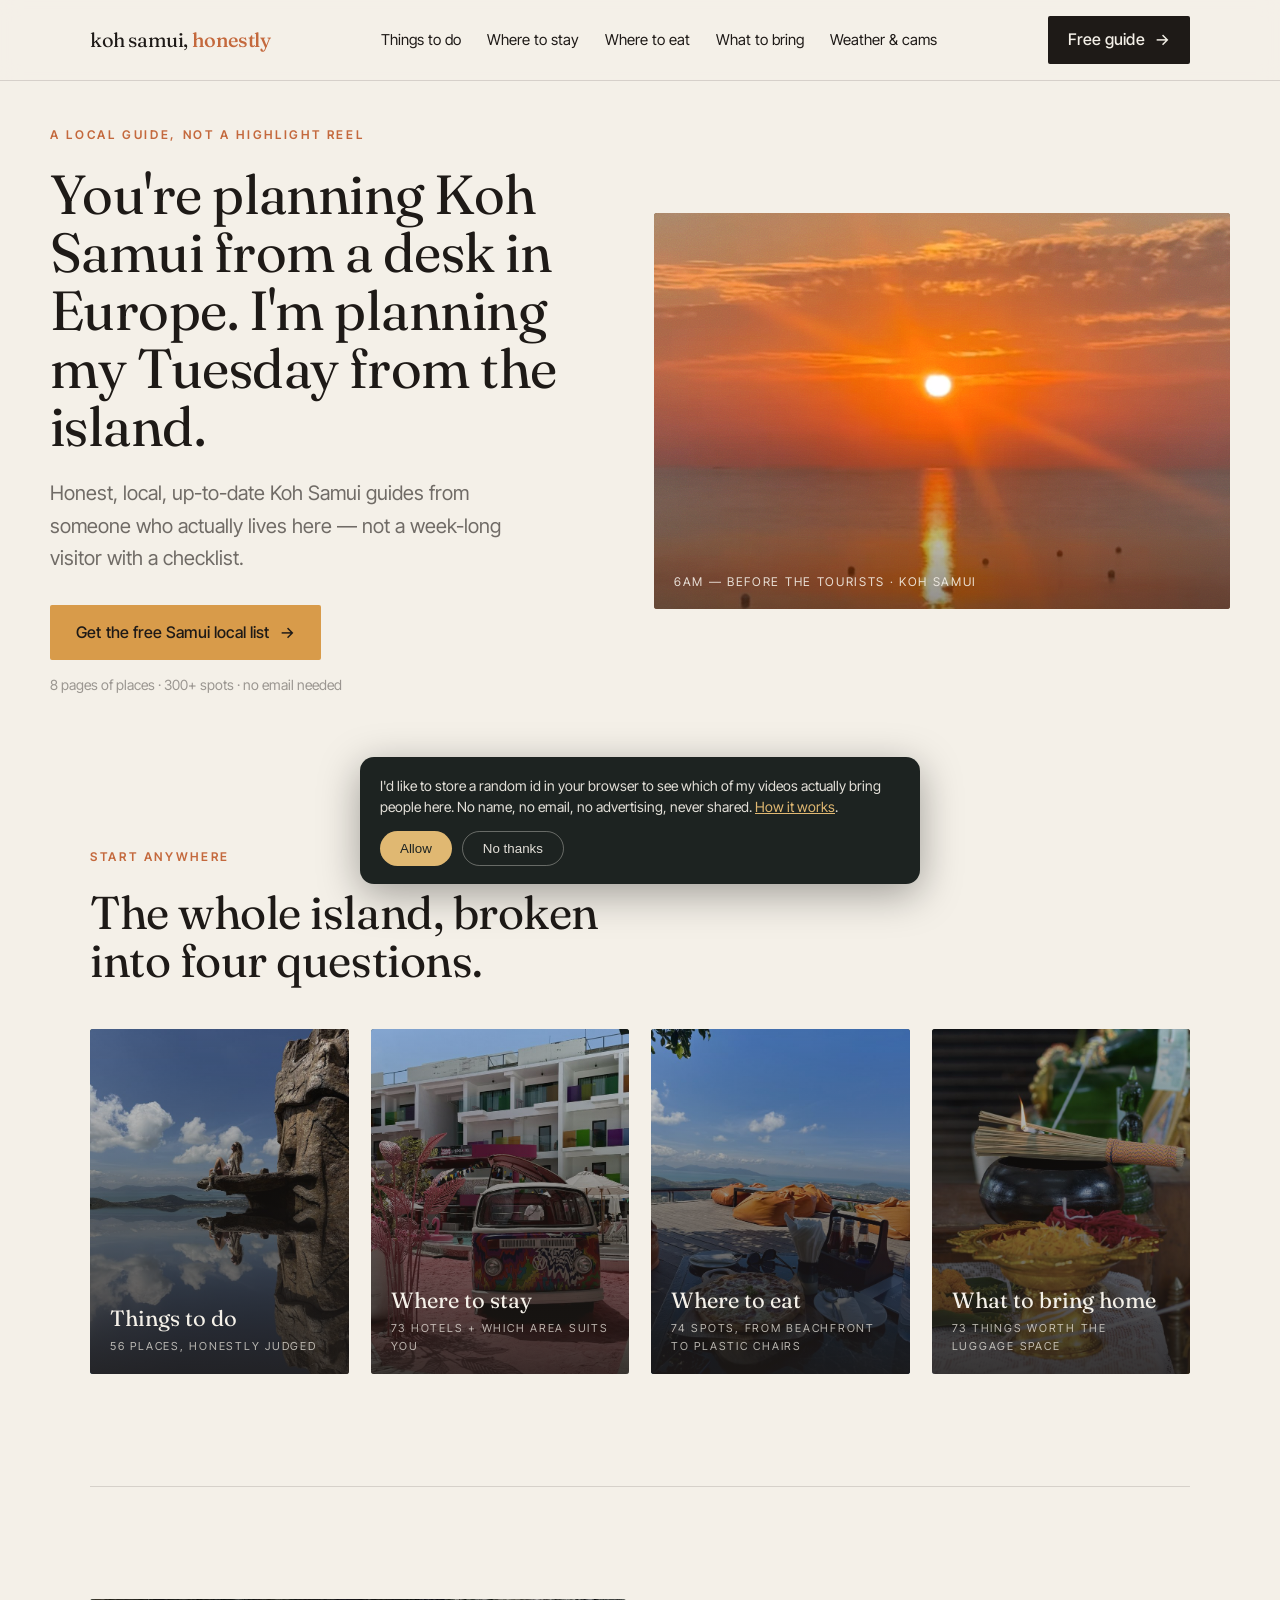
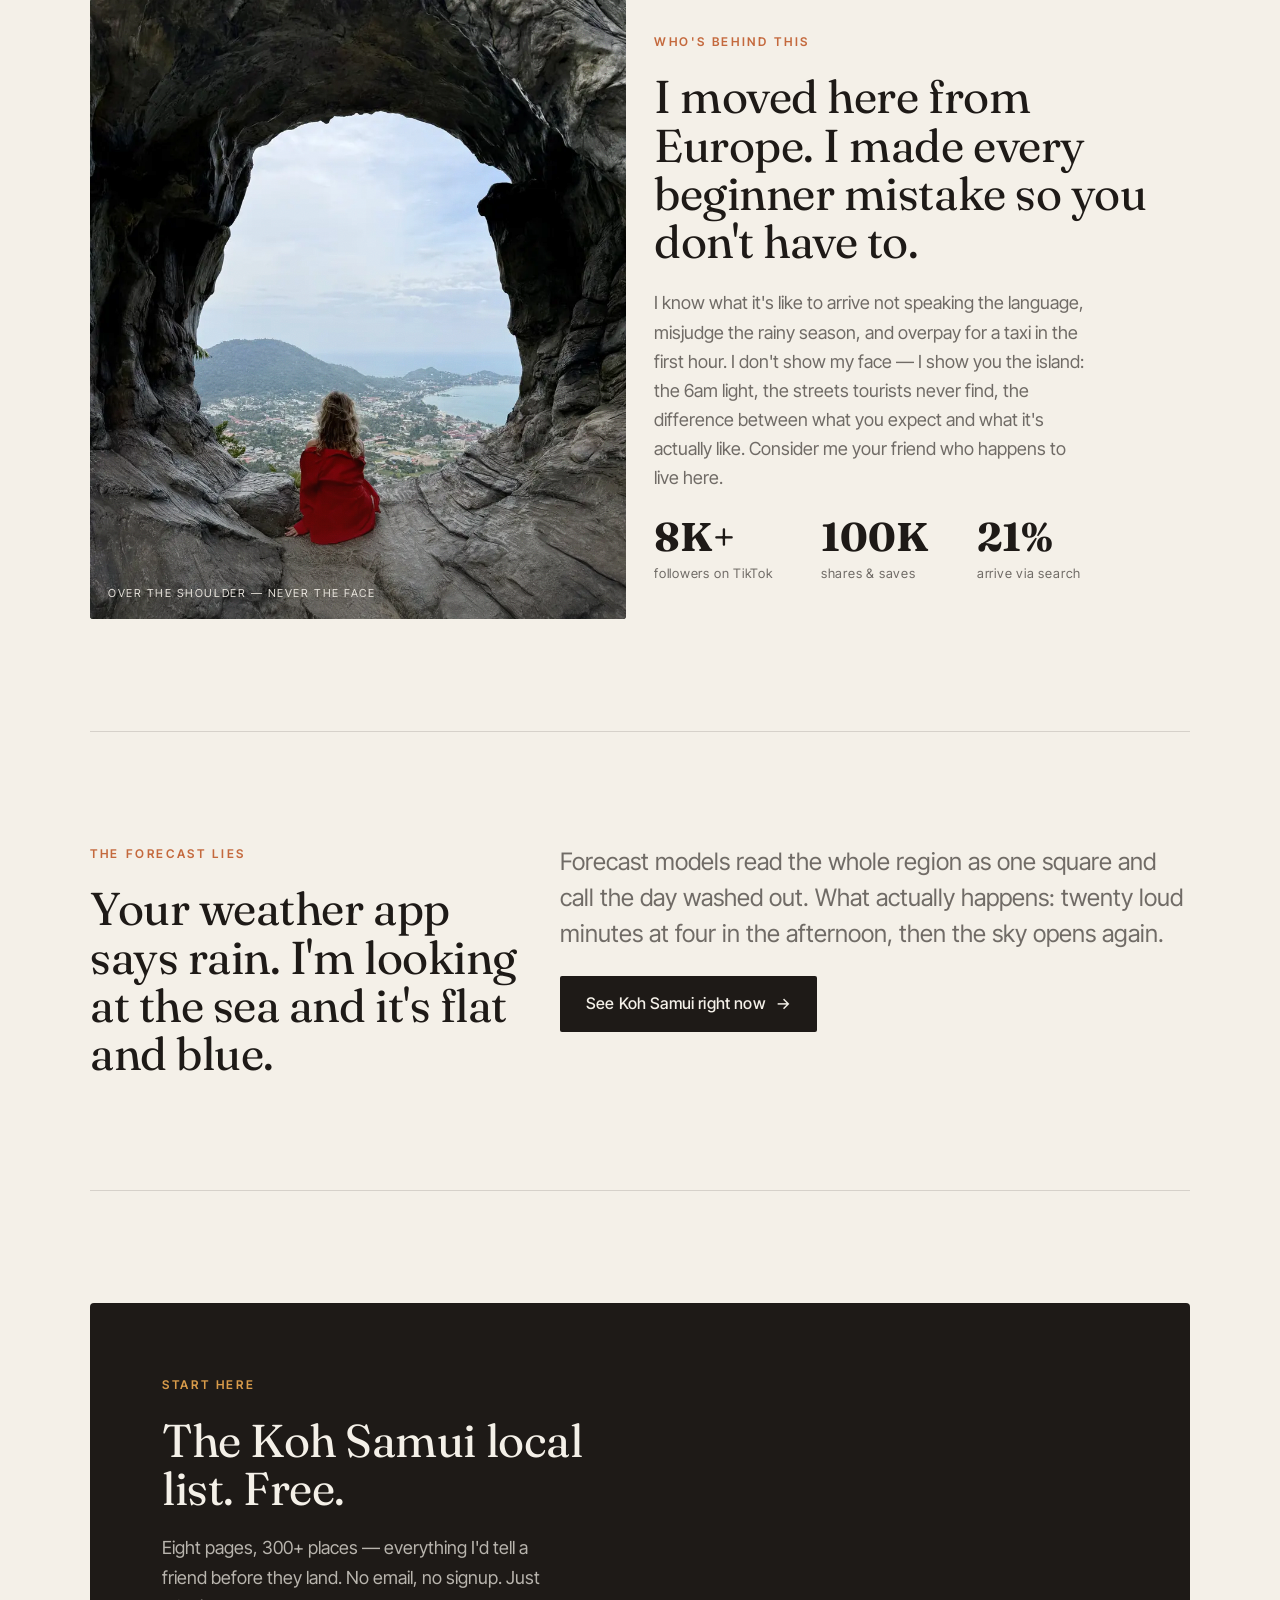
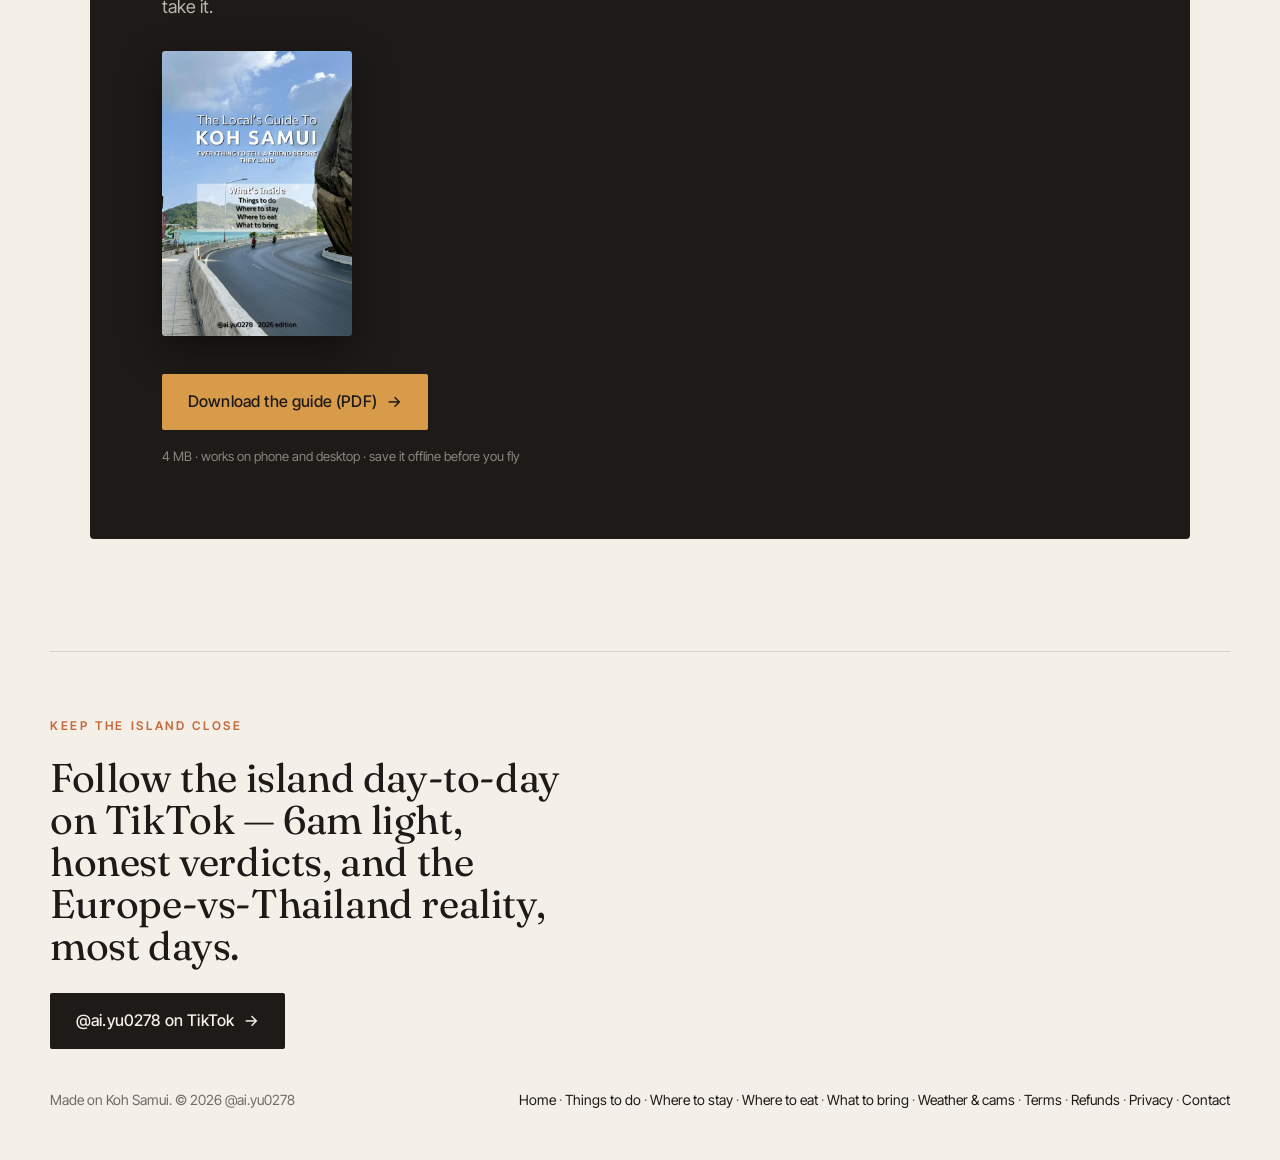
<file: index.html>
<!DOCTYPE html>
<html lang="en">
<head>
<meta charset="UTF-8" />
<meta name="viewport" content="width=device-width, initial-scale=1.0" />
<title>Koh Samui Guide by Someone Who Lives Here — things to do, where to eat and stay</title>
<meta name="description" content="An honest Koh Samui guide from a three-year resident: things to do, where to eat and stay, plus live webcams. Free 8-page PDF, no email needed." />
<link rel="canonical" href="https://samuihonestly.com/" />
<meta property="og:type" content="website" />
<meta property="og:title" content="Koh Samui Guide by Someone Who Lives Here — things to do, where to eat and stay" />
<meta property="og:description" content="An honest Koh Samui guide from a three-year resident: things to do, where to eat and stay, plus live webcams. Free 8-page PDF, no email needed." />
<meta property="og:image" content="https://samuihonestly.com/assets/og-image.jpg" />
<meta property="og:url" content="https://samuihonestly.com/" />
<meta property="og:locale" content="en_GB" />
<meta name="twitter:card" content="summary_large_image" />
<meta name="twitter:title" content="Koh Samui Guide by Someone Who Lives Here — things to do, where to eat and stay" />
<meta name="twitter:description" content="An honest Koh Samui guide from a three-year resident: things to do, where to eat and stay, plus live webcams. Free 8-page PDF, no email needed." />
<meta name="twitter:image" content="https://samuihonestly.com/assets/og-image.jpg" />
<link rel="icon" href="/favicon.ico" sizes="any" />
<link rel="apple-touch-icon" href="/apple-touch-icon.png" />
<meta name="theme-color" content="#F4F0E8" />
<link rel="preconnect" href="https://fonts.googleapis.com">
<link rel="preconnect" href="https://fonts.gstatic.com" crossorigin>
<link href="https://fonts.googleapis.com/css2?family=Fraunces:opsz,wght@9..144,300;9..144,400;9..144,500;9..144,600&family=Inter+Tight:wght@300;400;500;600&display=swap" rel="stylesheet">
<link rel="preload" as="image" href="assets/hero-poster.jpg" fetchpriority="high">
<link rel="stylesheet" href="assets/style.css">
<script type="application/ld+json">{"@context": "https://schema.org", "@type": "WebSite", "name": "Koh Samui, Honestly", "url": "https://samuihonestly.com/", "description": "An honest Koh Samui guide from a three-year resident: things to do, where to eat and stay, plus live webcams. Free 8-page PDF, no email needed.", "inLanguage": "en-GB"}</script>
<script type="application/ld+json">{"@context": "https://schema.org", "@type": "Person", "name": "Yu", "alternateName": "@ai.yu0278", "url": "https://samuihonestly.com/", "sameAs": ["https://www.tiktok.com/@ai.yu0278"], "jobTitle": "Koh Samui local guide", "homeLocation": {"@type": "Place", "name": "Koh Samui, Surat Thani, Thailand"}}</script>
</head>
<body>

<nav class="nav"><div class="nav-in">
    <div class="logo"><a href="/">koh samui, <b>honestly</b></a></div>
    <div class="nav-links"><a href="/things-to-do">Things to do</a><a href="/where-to-stay">Where to stay</a><a href="/where-to-eat">Where to eat</a><a href="/what-to-bring">What to bring</a><a href="/weather">Weather &amp; cams</a></div>
    <a href="/#get" class="btn btn-primary hide-sm" style="padding:11px 20px">Free guide <span class="arrow">&rarr;</span></a>
  </div></nav>
<header class="wrap hero">
  <div class="grid">
    <div class="reveal" style="grid-column:span 6">
      <div class="eyebrow">A local guide, not a highlight reel</div>
      <h1>You're planning Koh Samui from a desk in Europe. I'm planning my Tuesday from the island.</h1>
      <p class="sub">Honest, local, up-to-date Koh Samui guides from someone who actually lives here — not a week-long visitor with a checklist.</p>
      <a href="#get" class="btn btn-ochre">Get the free Samui local list <span class="arrow">&rarr;</span></a>
      <div style="font-size:14px;color:var(--ink-40);margin-top:14px">8 pages of places &middot; 300+ spots &middot; no email needed</div>
    </div>
    <div class="reveal d2" style="grid-column:span 6">
      <div class="hero-media">
        <video autoplay muted loop playsinline preload="metadata" poster="assets/hero-poster.jpg" aria-label="Sunrise over the sea, Koh Samui">
          <source src="assets/hero.webm" type="video/webm">
          <source src="assets/hero.mp4" type="video/mp4">
          <img src="assets/hero-poster.jpg" alt="Sunrise over the sea, Koh Samui">
        </video>
        <div class="grain"></div>
        <span class="cap">6am — before the tourists &middot; Koh Samui</span>
      </div>
    </div>
  </div>
</header>
<main class="wrap">
<section class="sec sec-first"><div class="reveal"><div class="eyebrow">Start anywhere</div><h2 class="big">The whole island, broken into four questions.</h2></div><div class="hubgrid">
<a class="hubcard reveal" href="/things-to-do"><img src="assets/hub-things-to-do.jpg" alt="Sitting on a rock ledge above a mirror-still infinity pool looking over the Koh Samui coast" loading="lazy" width="700" height="933"><span class="hubcard-t"><b>Things to do</b><small>56 places, honestly judged</small></span></a>
<a class="hubcard reveal" href="/where-to-stay"><img src="assets/hub-where-to-stay.jpg" alt="Painted VW camper van parked on pink sand in front of a colourful Koh Samui hotel day club" loading="lazy" width="700" height="933"><span class="hubcard-t"><b>Where to stay</b><small>73 hotels + which area suits you</small></span></a>
<a class="hubcard reveal" href="/where-to-eat"><img src="assets/hub-where-to-eat.jpg" alt="Pizza on a table beside orange beanbags at a Koh Samui viewpoint restaurant overlooking the sea" loading="lazy" width="700" height="933"><span class="hubcard-t"><b>Where to eat</b><small>74 spots, from beachfront to plastic chairs</small></span></a>
<a class="hubcard reveal" href="/what-to-bring"><img src="assets/hub-what-to-bring.jpg" alt="Thai offering bowl with marigolds and incense on a market table in Koh Samui" loading="lazy" width="700" height="933"><span class="hubcard-t"><b>What to bring home</b><small>73 things worth the luggage space</small></span></a>
</div></section>
<section class="sec" id="about">
  <div class="grid">
    <div class="reveal order-media" style="grid-column:span 6">
      <div class="imgblock tone-b" style="height:620px">
        <picture><source srcset="assets/about.webp" type="image/webp">
        <img src="assets/about.jpg" alt="Looking out over Lamai from a rock arch above the Koh Samui coast" loading="lazy" decoding="async" width="900" height="1041"></picture>
        <div class="grain"></div><span class="cap">Over the shoulder — never the face</span>
      </div>
    </div>
    <div class="reveal d2" style="grid-column:7 / span 6">
      <div class="eyebrow">Who's behind this</div>
      <h2 class="big" style="margin-bottom:22px">I moved here from Europe. I made every beginner mistake so you don't have to.</h2>
      <p class="muted" style="max-width:44ch">I know what it's like to arrive not speaking the language, misjudge the rainy season, and overpay for a taxi in the first hour. I don't show my face — I show you the island: the 6am light, the streets tourists never find, the difference between what you expect and what it's actually like. Consider me your friend who happens to live here.</p>
      <div class="stat-row">
        <div class="stat"><b data-stat="followers">8K+</b><small>followers on TikTok</small></div>
        <div class="stat"><b data-stat="shares">100K</b><small>shares &amp; saves</small></div>
        <div class="stat"><b data-stat="search">21%</b><small>arrive via search</small></div>
      </div>
    </div>
  </div>
</section>
<section class="sec" id="weather-teaser">
  <div class="grid" style="align-items:start">
    <div class="reveal" style="grid-column:span 5">
      <div class="eyebrow">The forecast lies</div>
      <h2 class="big">Your weather app says rain. I'm looking at the sea and it's flat and blue.</h2>
    </div>
    <div class="reveal d2" style="grid-column:6 / span 7">
      <p class="lead muted" style="max-width:46ch">Forecast models read the whole region as one square and call the day washed out. What actually happens: twenty loud minutes at four in the afternoon, then the sky opens again.</p>
      <p style="margin-top:24px"><a class="btn btn-primary" href="/weather">See Koh Samui right now <span class="arrow">&rarr;</span></a></p>
    </div>
  </div>
</section>
<section class="sec" id="get">
  <div class="capture reveal">
    <div class="eyebrow">Start here</div>
    <h2>The Koh Samui local list. Free.</h2>
    <p>Eight pages, 300+ places — everything I'd tell a friend before they land. No email, no signup. Just take it.</p>
    <div style="margin:0 0 30px"><img src="assets/cover-preview.jpg" alt="Cover of The Local's Guide To Koh Samui" style="width:190px;max-width:45%;border-radius:3px;box-shadow:0 14px 40px rgba(0,0,0,.45)" loading="lazy" /></div>
    <a class="btn btn-ochre" id="dl" href="/thanks">Download the guide (PDF) <span class="arrow">&rarr;</span></a>
    <div class="consent">4 MB &middot; works on phone and desktop &middot; save it offline before you fly</div>
  </div>
</section>
</main>
<footer class="wrap foot">
  <div class="reveal">
    <div class="eyebrow">Keep the island close</div>
    <h2>Follow the island day-to-day on TikTok — 6am light, honest verdicts, and the Europe-vs-Thailand reality, most days.</h2>
    <a href="https://www.tiktok.com/@ai.yu0278" target="_blank" rel="noreferrer" class="btn btn-primary">@ai.yu0278 on TikTok <span class="arrow">&rarr;</span></a>
    <div class="foot-row">
      <span>Made on Koh Samui. &copy; 2026 @ai.yu0278</span>
      <span><a class="linkline" href="/">Home</a> &middot; <a class="linkline" href="/things-to-do">Things to do</a> &middot; <a class="linkline" href="/where-to-stay">Where to stay</a> &middot; <a class="linkline" href="/where-to-eat">Where to eat</a> &middot; <a class="linkline" href="/what-to-bring">What to bring</a> &middot; <a class="linkline" href="/weather">Weather &amp; cams</a> &middot; <a class="linkline" href="/terms">Terms</a> &middot; <a class="linkline" href="/refund-policy">Refunds</a> &middot; <a class="linkline" href="/privacy">Privacy</a> &middot; <a class="linkline" href="mailto:aiyu0278@gmail.com">Contact</a></span>
    </div>
  </div>
</footer>
<script>
var io=new IntersectionObserver(function(e){e.forEach(function(x){if(x.isIntersecting){x.target.classList.add('in');io.unobserve(x.target);}})},{threshold:.12});
document.querySelectorAll('.reveal').forEach(function(el){io.observe(el)});

fetch('assets/stats.json',{cache:'no-store'}).then(function(r){return r.ok?r.json():null}).then(function(s){
  if(!s)return; document.querySelectorAll('[data-stat]').forEach(function(el){var v=s[el.getAttribute('data-stat')]; if(v)el.textContent=v;});
}).catch(function(){});
var dl=document.getElementById('dl');
if(dl){dl.addEventListener('click',function(){if(window.plausible){window.plausible('Guide Download');}});}
</script>
<script defer src="/assets/track.js"></script>
</body>
</html>
</file>
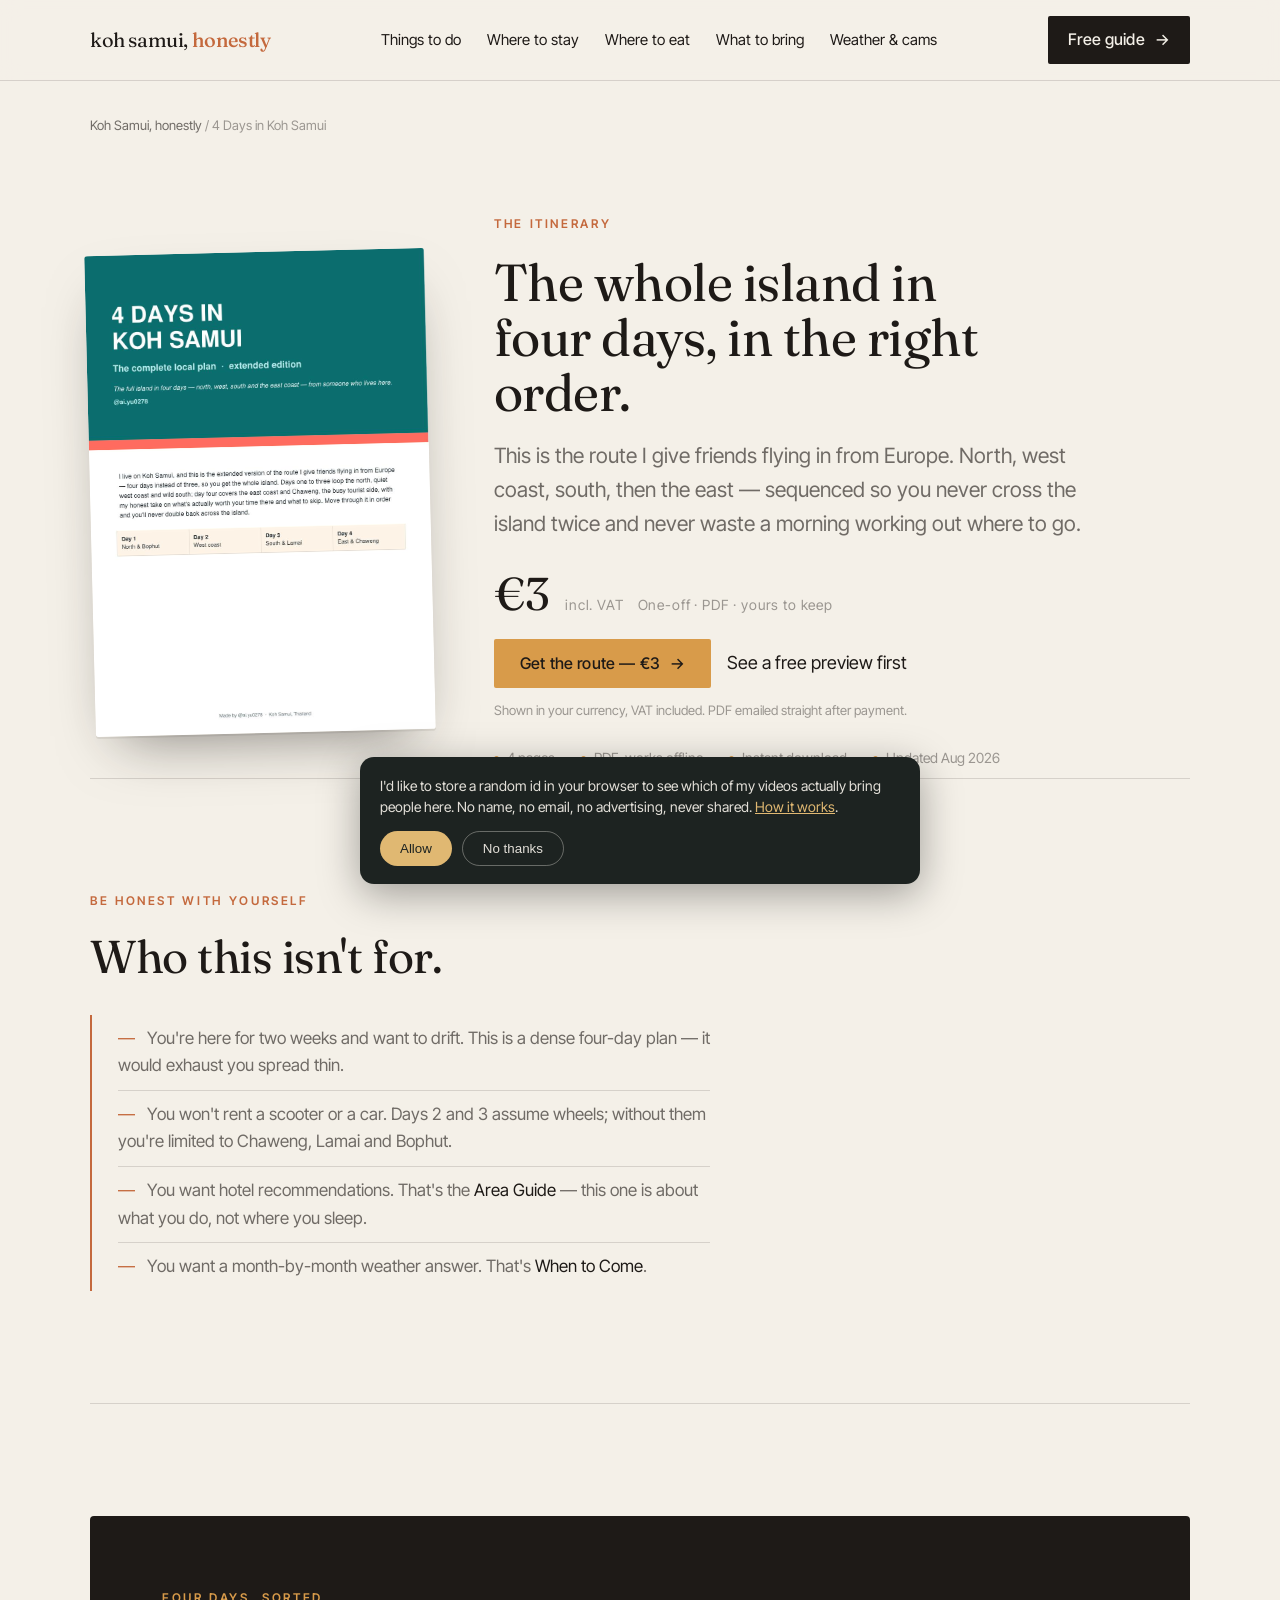
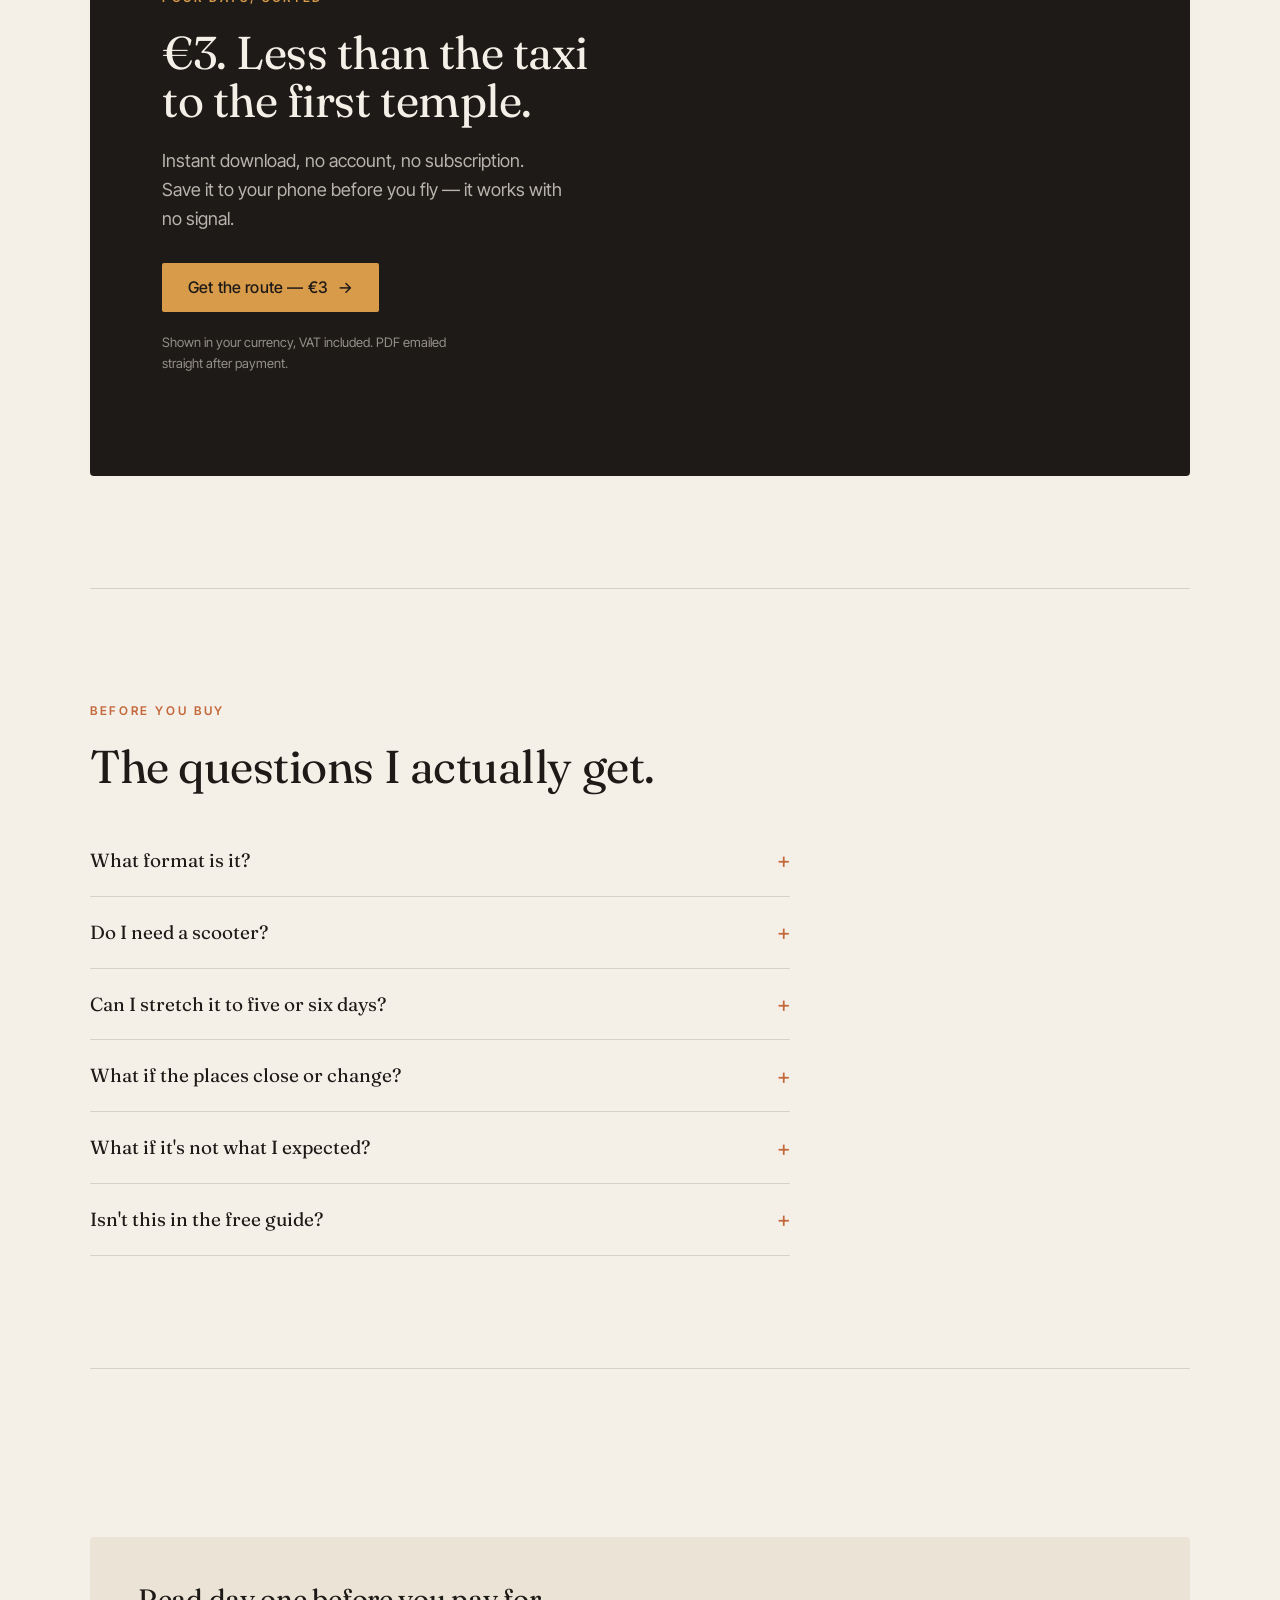
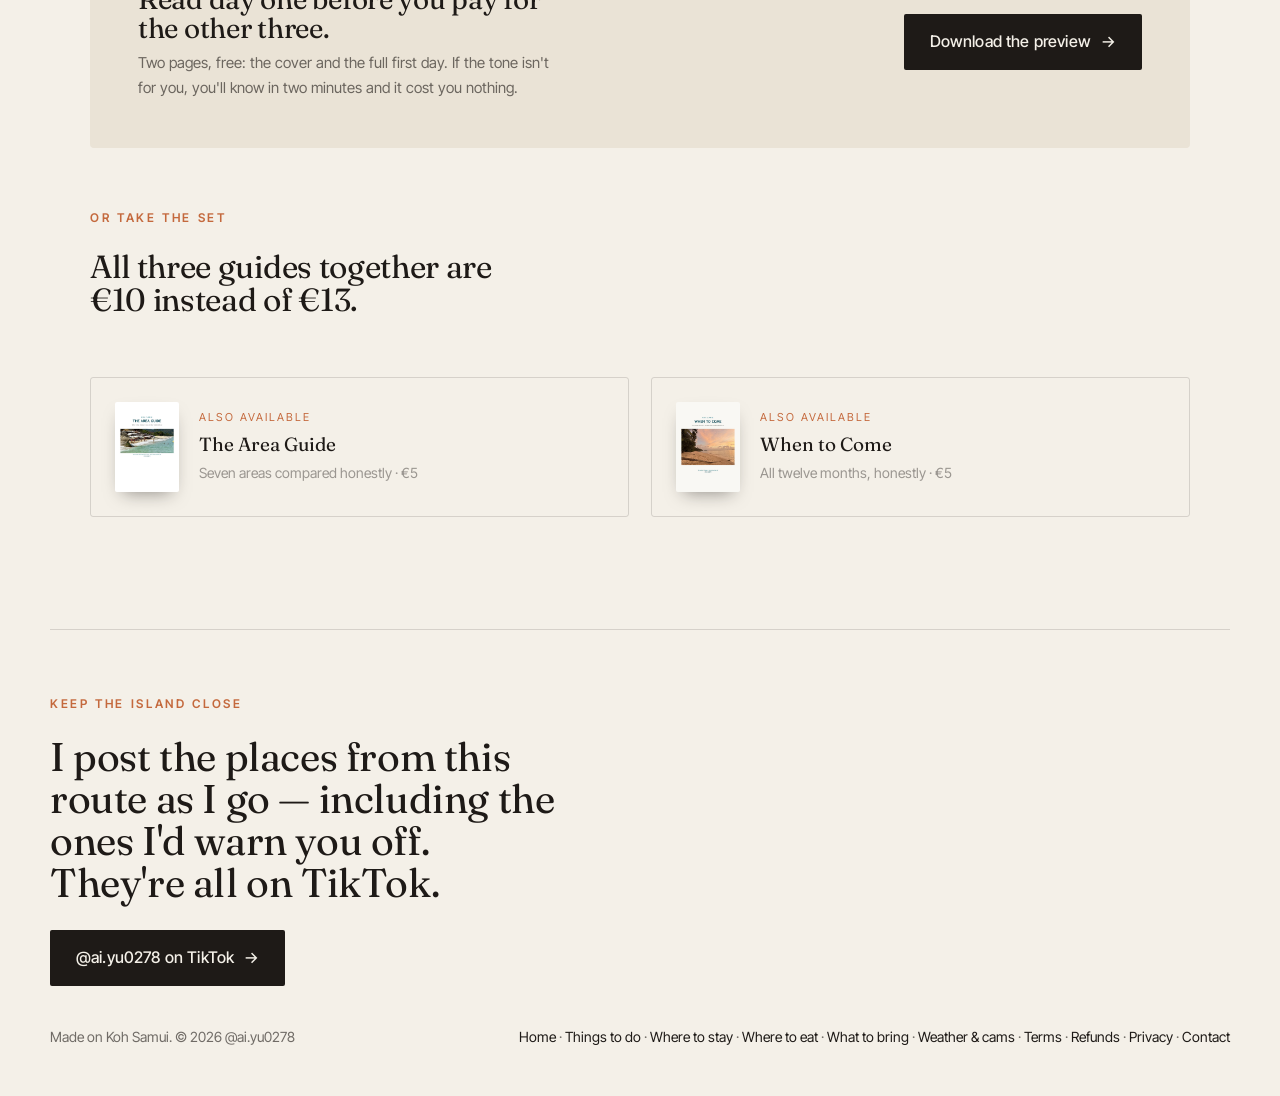
<file: 4-day-guide.html>
<!DOCTYPE html>
<html lang="en">
<head>
<meta charset="UTF-8" />
<meta name="viewport" content="width=device-width, initial-scale=1.0" />
<title>4 Days in Koh Samui — the local route, in order | Koh Samui, Honestly</title>
<meta name="description" content="A four-day Koh Samui itinerary written by someone who lives here: north, west coast, south and the east in an order that never doubles back. 4-page PDF, €3." />
<meta name="robots" content="noindex, nofollow" />
<link rel="canonical" href="https://samuihonestly.com/4-day-guide" />
<meta property="og:type" content="product" />
<meta property="og:title" content="4 Days in Koh Samui — the local route, in order" />
<meta property="og:description" content="The whole island in four days, sequenced so you never cross it twice. Written by someone who lives here." />
<meta property="og:image" content="https://samuihonestly.com/assets/cover-4day.jpg" />
<meta property="og:url" content="https://samuihonestly.com/4-day-guide" />
<meta property="og:locale" content="en_GB" />
<meta name="twitter:card" content="summary_large_image" />
<meta name="twitter:title" content="4 Days in Koh Samui — the local route, in order" />
<meta name="twitter:description" content="The whole island in four days, sequenced so you never cross it twice." />
<meta name="twitter:image" content="https://samuihonestly.com/assets/cover-4day.jpg" />
<link rel="icon" href="/favicon.ico" sizes="any" />
<link rel="apple-touch-icon" href="/apple-touch-icon.png" />
<meta name="theme-color" content="#F4F0E8" />
<link rel="preconnect" href="https://fonts.googleapis.com">
<link rel="preconnect" href="https://fonts.gstatic.com" crossorigin>
<link href="https://fonts.googleapis.com/css2?family=Fraunces:opsz,wght@9..144,300;9..144,400;9..144,500;9..144,600&family=Inter+Tight:wght@300;400;500;600&display=swap" rel="stylesheet">
<link rel="stylesheet" href="assets/style.css">
<script type="application/ld+json">{"@context":"https://schema.org","@type":"Product","name":"4 Days in Koh Samui — The Complete Local Plan","description":"A four-day Koh Samui itinerary covering the north, west coast, south and east, sequenced so you never double back. Written by a resident.","image":"https://samuihonestly.com/assets/cover-4day.jpg","brand":{"@type":"Brand","name":"Koh Samui, Honestly"},"offers":{"@type":"Offer","price":"3.00","priceCurrency":"EUR","availability":"https://schema.org/InStock","url":"https://samuihonestly.com/4-day-guide"}}</script>
<script type="application/ld+json">{"@context":"https://schema.org","@type":"BreadcrumbList","itemListElement":[{"@type":"ListItem","position":1,"name":"Home","item":"https://samuihonestly.com/"},{"@type":"ListItem","position":2,"name":"4 Days in Koh Samui","item":"https://samuihonestly.com/4-day-guide"}]}</script>
</head>
<body>

<nav class="nav"><div class="nav-in">
    <div class="logo"><a href="/">koh samui, <b>honestly</b></a></div>
    <div class="nav-links"><a href="/things-to-do">Things to do</a><a href="/where-to-stay">Where to stay</a><a href="/where-to-eat">Where to eat</a><a href="/what-to-bring">What to bring</a><a href="/weather">Weather &amp; cams</a></div>
    <a href="/#get" class="btn btn-primary hide-sm" style="padding:11px 20px">Free guide <span class="arrow">&rarr;</span></a>
  </div></nav>

<main class="wrap">

<!-- ============ 1. COVER + PROMISE + PRICE ============ -->
<div class="crumb" style="padding-top:34px"><a href="/">Koh Samui, honestly</a> / 4 Days in Koh Samui</div>
<section class="sp-hero">
  <div class="sp-cover"><img src="assets/cover-4day.jpg" alt="Cover of the 4 Days in Koh Samui PDF guide" width="340" height="481"></div>
  <div>
    <div class="eyebrow">The itinerary</div>
    <h1>The whole island in four days, in the right order.</h1>
    <p class="sp-promise">This is the route I give friends flying in from Europe. North, west coast, south, then the east — sequenced so you never cross the island twice and never waste a morning working out where to go.</p>
    <div class="sp-price"><b class="paddle-price" data-price-id="pri_01m160sx6snpx4b5p9nmwgdgk4">&euro;3</b><small class="vatnote">incl. VAT</small><small>One-off &middot; PDF &middot; yours to keep</small></div>
    <div class="sp-buyrow">
      <button class="btn btn-ochre paddle-buy" data-price-id="pri_01m160sx6snpx4b5p9nmwgdgk4">Get the route &mdash; &euro;3 <span class="arrow">&rarr;</span></button>
      <a class="linkline" href="assets/samples/sample-4-day-guide.pdf" download>See a free preview first</a>
    </div>
    <p class="pricenote">Shown in your currency, VAT included. PDF emailed straight after payment.</p>
    <div class="sp-meta">
      <span><i></i>4 pages</span><span><i></i>PDF, works offline</span><span><i></i>Instant download</span><span><i></i>Updated Aug 2026</span>
    </div>
  </div>
</section>

<!-- ============ 4. WHO IT'S NOT FOR ============ -->
<section class="sec">
  <div class="eyebrow">Be honest with yourself</div>
  <h2 class="big">Who this isn't for.</h2>
  <div class="sp-not reveal">
    <ul>
      <li>You're here for two weeks and want to drift. This is a dense four-day plan — it would exhaust you spread thin.</li>
      <li>You won't rent a scooter or a car. Days 2 and 3 assume wheels; without them you're limited to Chaweng, Lamai and Bophut.</li>
      <li>You want hotel recommendations. That's the <a class="linkline" href="/area-guide">Area Guide</a> — this one is about what you do, not where you sleep.</li>
      <li>You want a month-by-month weather answer. That's <a class="linkline" href="/when-to-come">When to Come</a>.</li>
    </ul>
  </div>
</section>

<!-- ============ 5. BUY ============ -->
<section class="sec">
  <div class="capture reveal">
    <div class="eyebrow">Four days, sorted</div>
    <h2>&euro;3. Less than the taxi to the first temple.</h2>
    <p>Instant download, no account, no subscription. Save it to your phone before you fly — it works with no signal.</p>
    <button class="btn btn-ochre paddle-buy" data-price-id="pri_01m160sx6snpx4b5p9nmwgdgk4">Get the route &mdash; &euro;3 <span class="arrow">&rarr;</span></button>
    <p class="pricenote">Shown in your currency, VAT included. PDF emailed straight after payment.</p>
  </div>
</section>

<!-- ============ 6. FAQ ============ -->
<section class="sec">
  <div class="eyebrow">Before you buy</div>
  <h2 class="big">The questions I actually get.</h2>
  <div class="sp-faq reveal">
    <details><summary>What format is it?</summary><p>A 4-page PDF. It opens on any phone, tablet or laptop, and it works with no internet — which matters, because signal on the island is fine but not everywhere.</p></details>
    <details><summary>Do I need a scooter?</summary><p>For days 2 and 3, yes — or a car, or a taxi budget. Day 1 and day 4 are doable from a Bophut or Chaweng base without wheels.</p></details>
    <details><summary>Can I stretch it to five or six days?</summary><p>Easily. The days are self-contained, so you can split day 2 or add a beach day between any two without breaking the route.</p></details>
    <details><summary>What if the places close or change?</summary><p>I live here, so I notice. I update the file and re-send it to everyone who bought it, free, whenever something material changes.</p></details>
    <details><summary>What if it's not what I expected?</summary><p>That's exactly what the free preview is for &mdash; two real pages, not a teaser, before you pay anything. Because the file downloads instantly and can't be handed back, sales are final once you've got it. If the download fails or the file is broken, message me and I'll fix it or refund it.</p></details>
    <details><summary>Isn't this in the free guide?</summary><p>No. The free guide is a list of 300+ places. This is the order to do them in, which is the part that actually takes time to work out.</p></details>
  </div>
</section>

<!-- ============ 7. FREE PREVIEW ============ -->
<section class="sec">
  <div class="sp-sample reveal">
    <div>
      <h3>Read day one before you pay for the other three.</h3>
      <p>Two pages, free: the cover and the full first day. If the tone isn't for you, you'll know in two minutes and it cost you nothing.</p>
    </div>
    <a class="btn btn-primary" href="assets/samples/sample-4-day-guide.pdf" download="4 Days in Koh Samui — free preview.pdf">Download the preview <span class="arrow">&rarr;</span></a>
  </div>

  <div style="margin-top:60px">
    <div class="eyebrow">Or take the set</div>
    <h2 class="big" style="font-size:clamp(24px,3vw,32px)">All three guides together are <a class="linkline" href="/guides">&euro;10 instead of &euro;13</a>.</h2>
  </div>
  <div class="sp-cross">
    <a class="sp-crosscard" href="/area-guide">
      <img src="assets/cover-areas.jpg" alt="" loading="lazy">
      <div><small>Also available</small><span>The Area Guide</span><em>Seven areas compared honestly &middot; &euro;5</em></div>
    </a>
    <a class="sp-crosscard" href="/when-to-come">
      <img src="assets/cover-when.jpg" alt="" loading="lazy">
      <div><small>Also available</small><span>When to Come</span><em>All twelve months, honestly &middot; &euro;5</em></div>
    </a>
  </div>
</section>

</main>

<footer class="wrap foot">
  <div class="reveal">
    <div class="eyebrow">Keep the island close</div>
    <h2>I post the places from this route as I go — including the ones I'd warn you off. They're all on TikTok.</h2>
    <a href="https://www.tiktok.com/@ai.yu0278" target="_blank" rel="noreferrer" class="btn btn-primary">@ai.yu0278 on TikTok <span class="arrow">&rarr;</span></a>
    <div class="foot-row">
      <span>Made on Koh Samui. &copy; 2026 @ai.yu0278</span>
      <span><a class="linkline" href="/">Home</a> &middot; <a class="linkline" href="/things-to-do">Things to do</a> &middot; <a class="linkline" href="/where-to-stay">Where to stay</a> &middot; <a class="linkline" href="/where-to-eat">Where to eat</a> &middot; <a class="linkline" href="/what-to-bring">What to bring</a> &middot; <a class="linkline" href="/weather">Weather &amp; cams</a> &middot; <a class="linkline" href="/terms">Terms</a> &middot; <a class="linkline" href="/refund-policy">Refunds</a> &middot; <a class="linkline" href="/privacy">Privacy</a> &middot; <a class="linkline" href="mailto:aiyu0278@gmail.com">Contact</a></span>
    </div>
  </div>
</footer>

<div class="sp-sticky">
  <b>4 Days in Koh Samui &middot; <span class="paddle-price" data-price-id="pri_01m160sx6snpx4b5p9nmwgdgk4">&euro;3</span><small class="vatnote">incl. VAT</small></b>
  <button class="btn btn-ochre paddle-buy" data-price-id="pri_01m160sx6snpx4b5p9nmwgdgk4">Get it</button>
</div>

<script>
var io=new IntersectionObserver(function(e){e.forEach(function(x){if(x.isIntersecting){x.target.classList.add('in');io.unobserve(x.target);}})},{threshold:.12});
document.querySelectorAll('.reveal').forEach(function(el){io.observe(el)});
</script>
<script src="https://cdn.paddle.com/paddle/v2/paddle.js"></script>
<script src="/assets/paddle-checkout.js"></script>
<script defer src="/assets/track.js"></script>
</body>
</html>
</file>
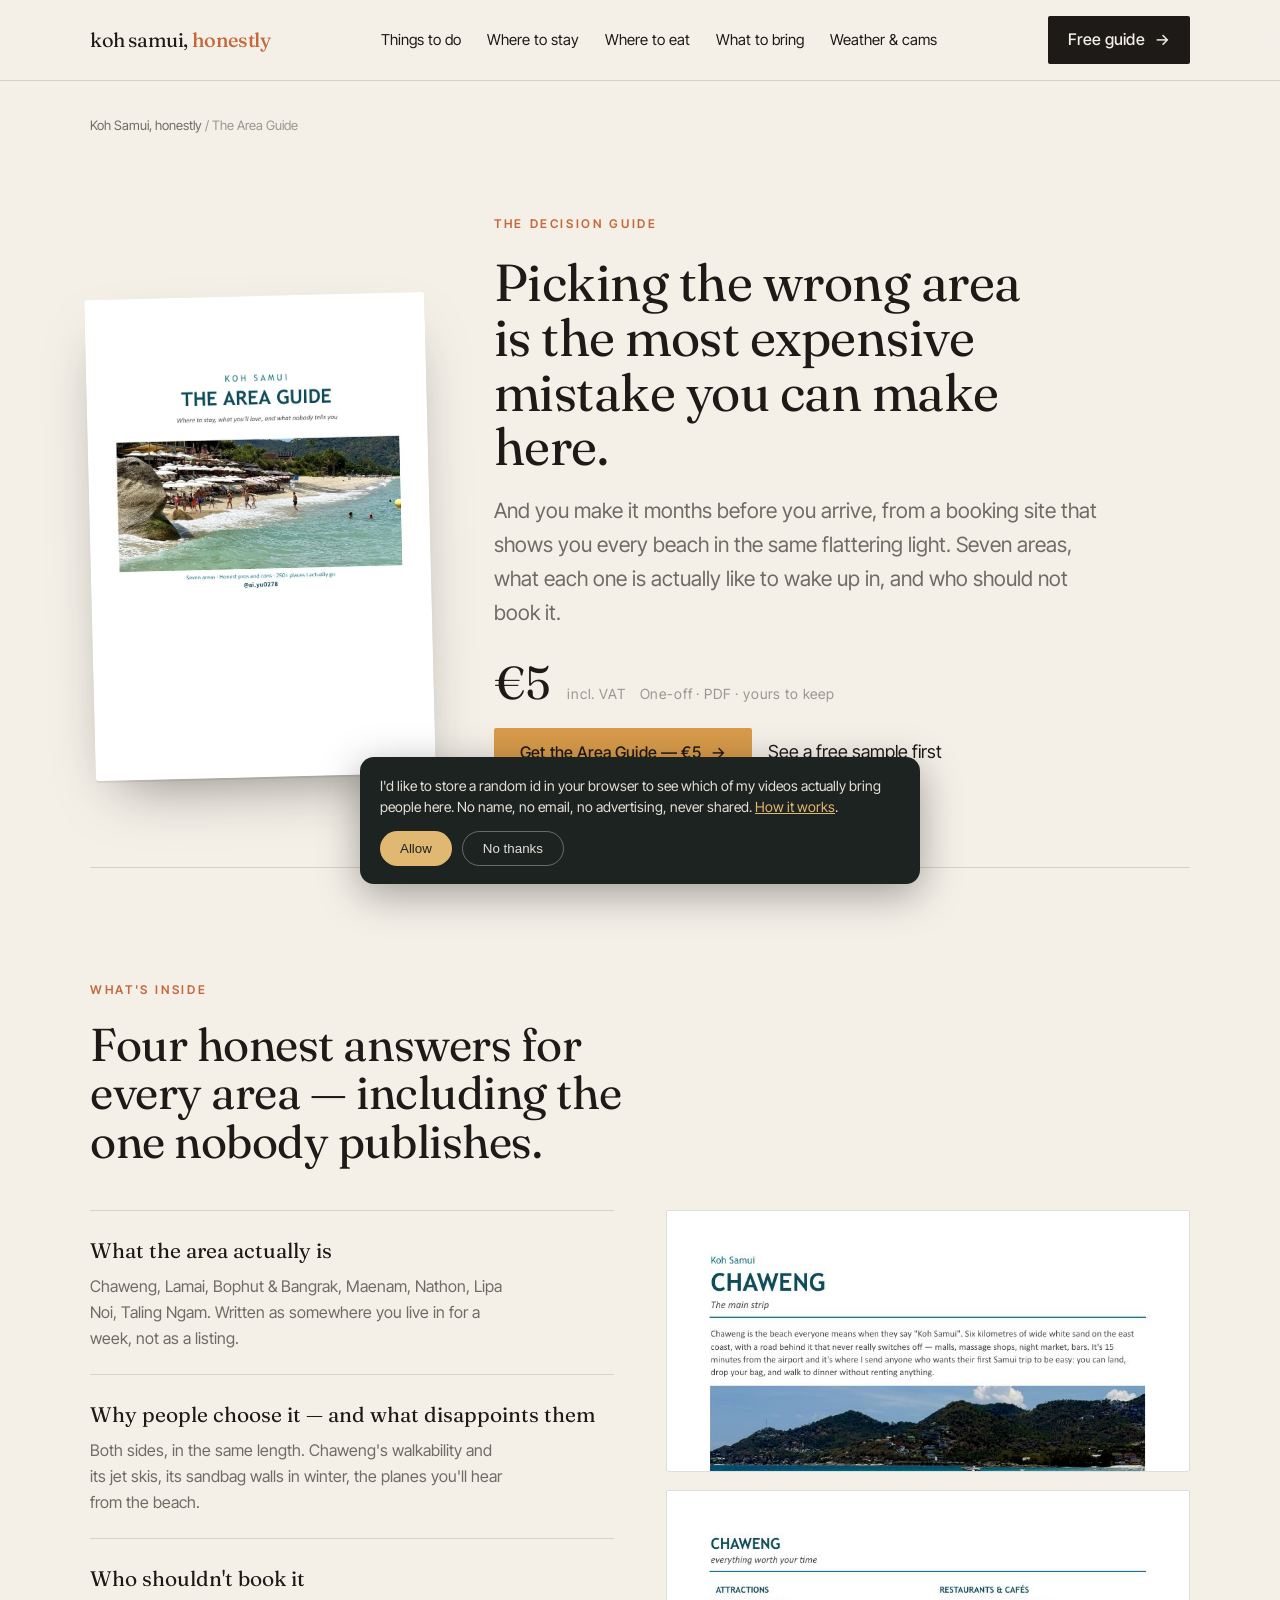
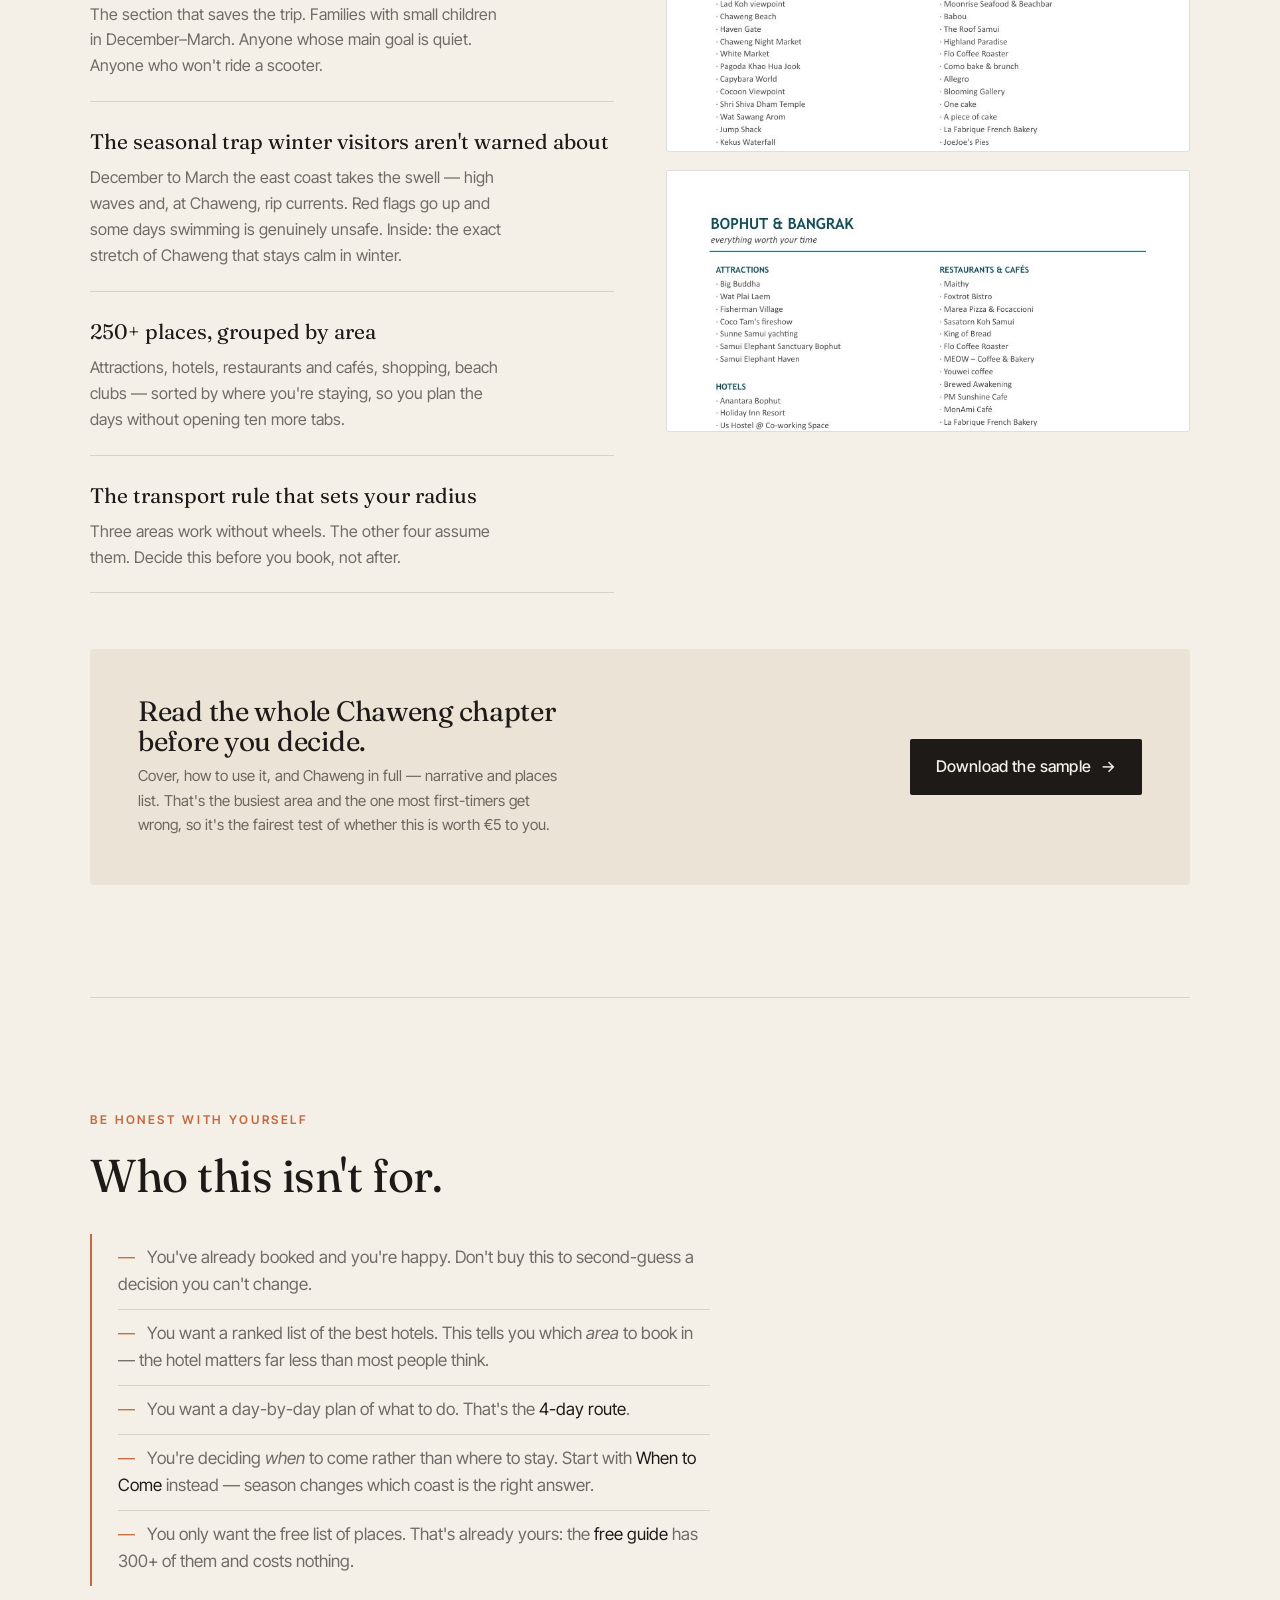
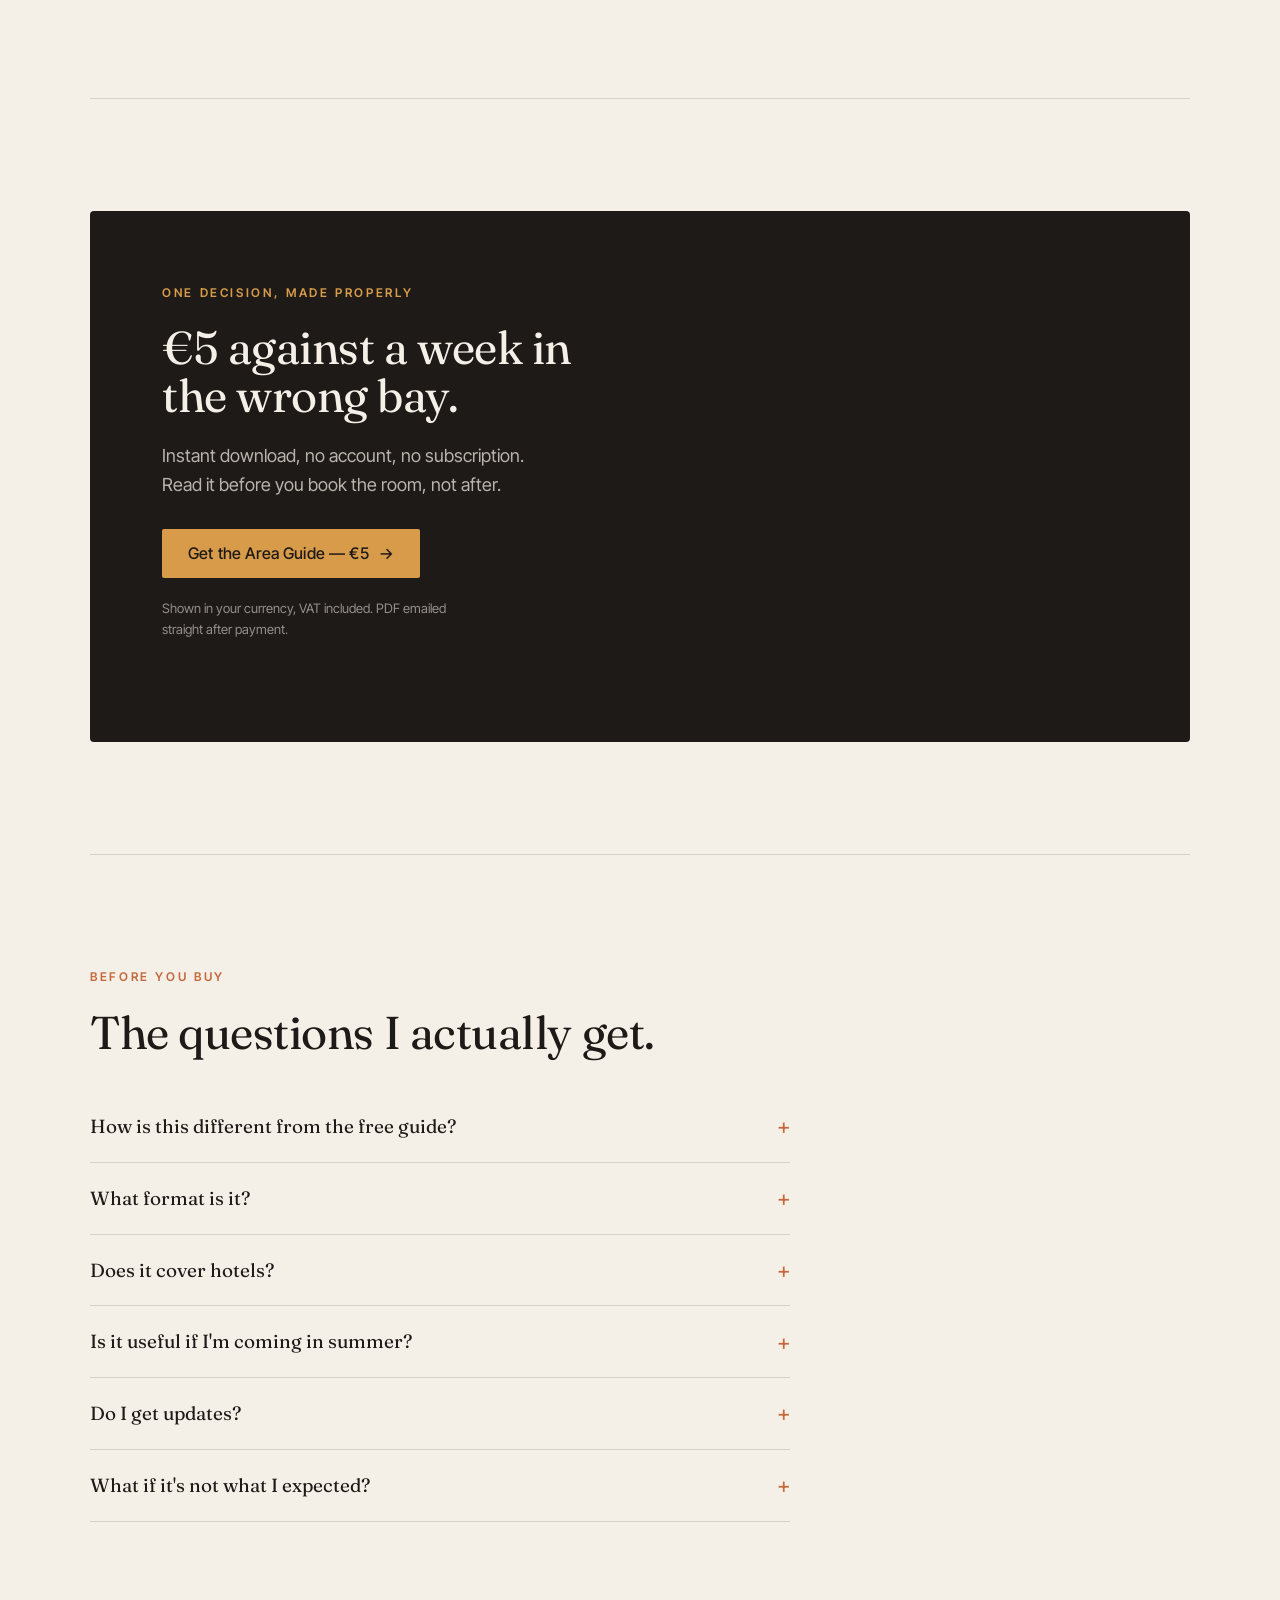
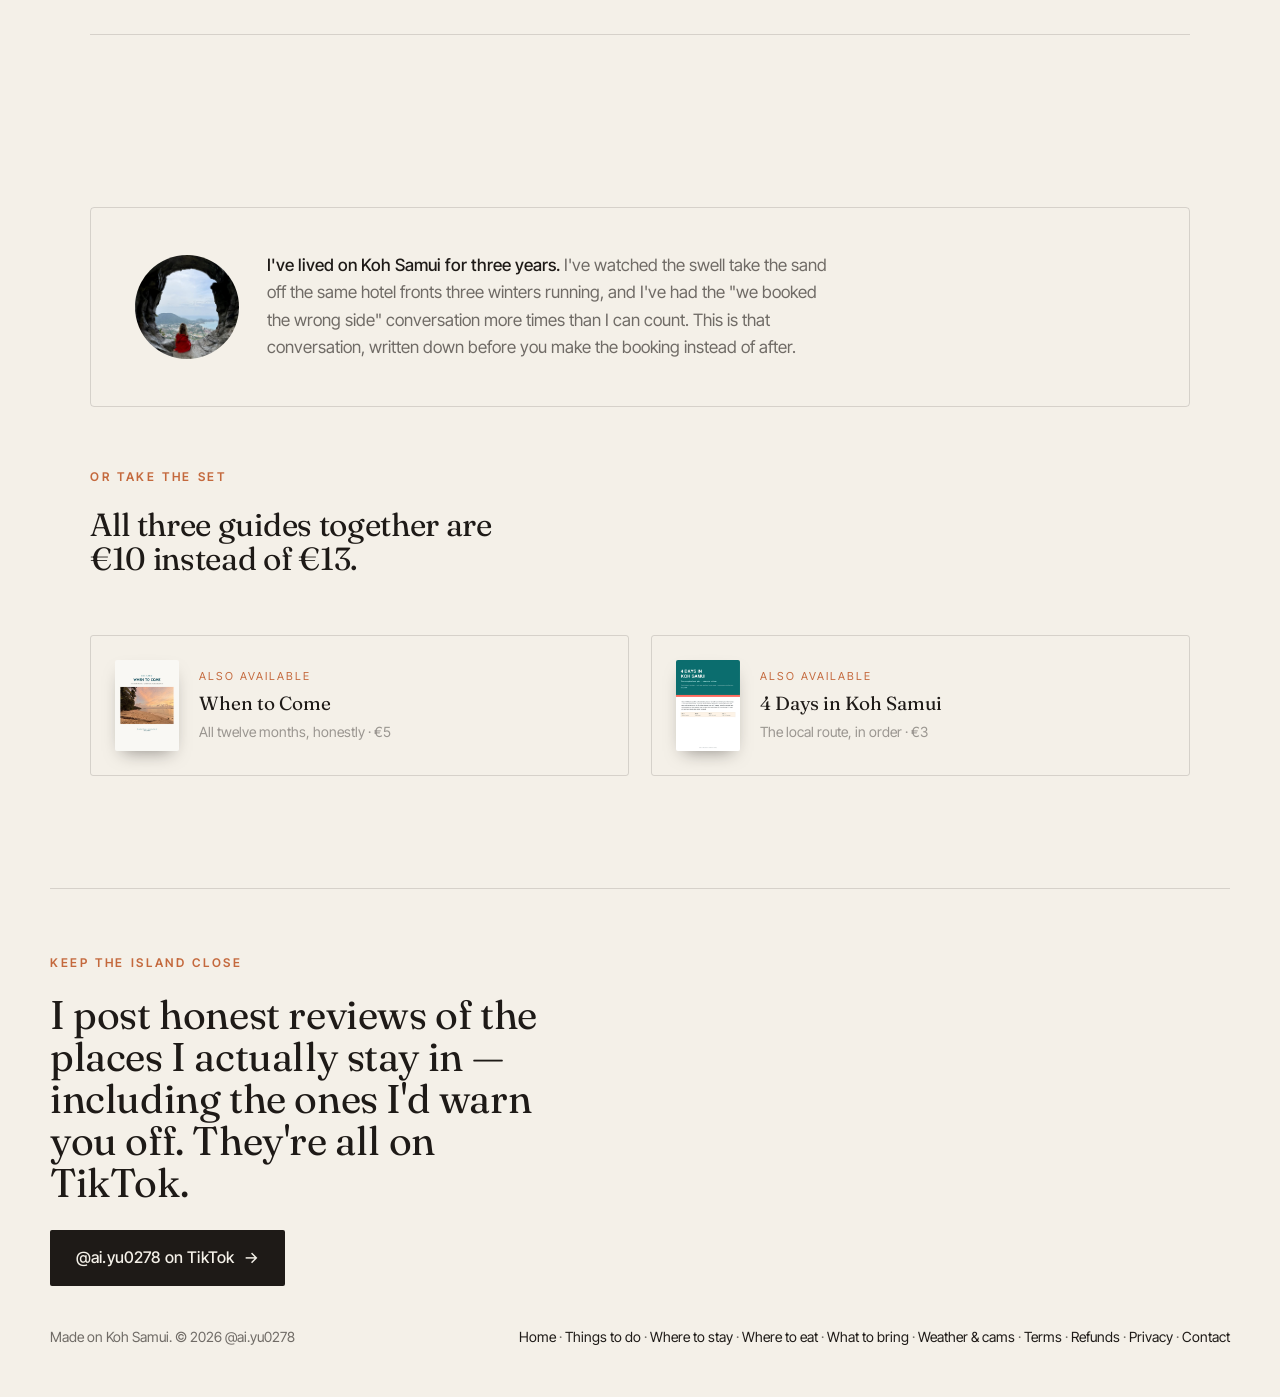
<file: area-guide.html>
<!DOCTYPE html>
<html lang="en">
<head>
<meta charset="UTF-8" />
<meta name="viewport" content="width=device-width, initial-scale=1.0" />
<title>The Koh Samui Area Guide — where to stay, honestly | Koh Samui, Honestly</title>
<meta name="description" content="Seven Koh Samui areas compared honestly: Chaweng, Lamai, Bophut, Maenam, Nathon, Lipa Noi, Taling Ngam. What each is really like, what disappoints, and who shouldn't book it. 17-page PDF, €5." />
<meta name="robots" content="noindex, nofollow" />
<link rel="canonical" href="https://samuihonestly.com/area-guide" />
<meta property="og:type" content="product" />
<meta property="og:title" content="The Koh Samui Area Guide — where to stay, honestly" />
<meta property="og:description" content="Seven areas, honest pros and cons, and the seasonal trap nobody warns winter visitors about." />
<meta property="og:image" content="https://samuihonestly.com/assets/cover-areas.jpg" />
<meta property="og:url" content="https://samuihonestly.com/area-guide" />
<meta property="og:locale" content="en_GB" />
<meta name="twitter:card" content="summary_large_image" />
<meta name="twitter:title" content="The Koh Samui Area Guide — where to stay, honestly" />
<meta name="twitter:description" content="Seven areas, honest pros and cons, and who shouldn't book each one." />
<meta name="twitter:image" content="https://samuihonestly.com/assets/cover-areas.jpg" />
<link rel="icon" href="/favicon.ico" sizes="any" />
<link rel="apple-touch-icon" href="/apple-touch-icon.png" />
<meta name="theme-color" content="#F4F0E8" />
<link rel="preconnect" href="https://fonts.googleapis.com">
<link rel="preconnect" href="https://fonts.gstatic.com" crossorigin>
<link href="https://fonts.googleapis.com/css2?family=Fraunces:opsz,wght@9..144,300;9..144,400;9..144,500;9..144,600&family=Inter+Tight:wght@300;400;500;600&display=swap" rel="stylesheet">
<link rel="stylesheet" href="assets/style.css">
<script type="application/ld+json">{"@context":"https://schema.org","@type":"Product","name":"Koh Samui — The Area Guide","description":"Seven Koh Samui areas compared honestly: what each area actually is, why people choose it, what disappoints them, who shouldn't book it, plus 250+ places grouped by area.","image":"https://samuihonestly.com/assets/cover-areas.jpg","brand":{"@type":"Brand","name":"Koh Samui, Honestly"},"offers":{"@type":"Offer","price":"5.00","priceCurrency":"EUR","availability":"https://schema.org/InStock","url":"https://samuihonestly.com/area-guide"}}</script>
<script type="application/ld+json">{"@context":"https://schema.org","@type":"BreadcrumbList","itemListElement":[{"@type":"ListItem","position":1,"name":"Home","item":"https://samuihonestly.com/"},{"@type":"ListItem","position":2,"name":"The Area Guide","item":"https://samuihonestly.com/area-guide"}]}</script>
</head>
<body>

<nav class="nav"><div class="nav-in">
    <div class="logo"><a href="/">koh samui, <b>honestly</b></a></div>
    <div class="nav-links"><a href="/things-to-do">Things to do</a><a href="/where-to-stay">Where to stay</a><a href="/where-to-eat">Where to eat</a><a href="/what-to-bring">What to bring</a><a href="/weather">Weather &amp; cams</a></div>
    <a href="/#get" class="btn btn-primary hide-sm" style="padding:11px 20px">Free guide <span class="arrow">&rarr;</span></a>
  </div></nav>

<main class="wrap">

<!-- ============ 1. COVER + PROMISE + PRICE ============ -->
<div class="crumb" style="padding-top:34px"><a href="/">Koh Samui, honestly</a> / The Area Guide</div>
<section class="sp-hero">
  <div class="sp-cover"><img src="assets/cover-areas.jpg" alt="Cover of the Koh Samui Area Guide PDF" width="340" height="481"></div>
  <div>
    <div class="eyebrow">The decision guide</div>
    <h1>Picking the wrong area is the most expensive mistake you can make here.</h1>
    <p class="sp-promise">And you make it months before you arrive, from a booking site that shows you every beach in the same flattering light. Seven areas, what each one is actually like to wake up in, and who should not book it.</p>
    <div class="sp-price"><b class="paddle-price" data-price-id="pri_01m160psde1g3qphwrnzenpvnj">&euro;5</b><small class="vatnote">incl. VAT</small><small>One-off &middot; PDF &middot; yours to keep</small></div>
    <div class="sp-buyrow">
      <button class="btn btn-ochre paddle-buy" data-price-id="pri_01m160psde1g3qphwrnzenpvnj">Get the Area Guide &mdash; &euro;5 <span class="arrow">&rarr;</span></button>
      <a class="linkline" href="assets/samples/sample-area-guide.pdf" download>See a free sample first</a>
    </div>
    <p class="pricenote">Shown in your currency, VAT included. PDF emailed straight after payment.</p>
    <div class="sp-meta">
      <span><i></i>17 pages</span><span><i></i>7 areas</span><span><i></i>250+ places</span><span><i></i>Updated Aug 2026</span>
    </div>
  </div>
</section>

<!-- ============ 2. WHAT'S INSIDE ============ -->
<section class="sec">
  <div class="eyebrow">What's inside</div>
  <h2 class="big">Four honest answers for every area — including the one nobody publishes.</h2>
  <div class="sp-inside reveal">
    <ul class="sp-bullets">
      <li><b>What the area actually is</b><p>Chaweng, Lamai, Bophut &amp; Bangrak, Maenam, Nathon, Lipa Noi, Taling Ngam. Written as somewhere you live in for a week, not as a listing.</p></li>
      <li><b>Why people choose it — and what disappoints them</b><p>Both sides, in the same length. Chaweng's walkability and its jet skis, its sandbag walls in winter, the planes you'll hear from the beach.</p></li>
      <li><b>Who shouldn't book it</b><p>The section that saves the trip. Families with small children in December–March. Anyone whose main goal is quiet. Anyone who won't ride a scooter.</p></li>
      <li><b>The seasonal trap winter visitors aren't warned about</b><p>December to March the east coast takes the swell — high waves and, at Chaweng, rip currents. Red flags go up and some days swimming is genuinely unsafe. Inside: the exact stretch of Chaweng that stays calm in winter.</p></li>
      <li><b>250+ places, grouped by area</b><p>Attractions, hotels, restaurants and cafés, shopping, beach clubs — sorted by where you're staying, so you plan the days without opening ten more tabs.</p></li>
      <li><b>The transport rule that sets your radius</b><p>Three areas work without wheels. The other four assume them. Decide this before you book, not after.</p></li>
    </ul>
    <div class="sp-shots">
      <div class="sp-shot"><img src="assets/in-areas-3.jpg" alt="The Chaweng chapter from the Koh Samui Area Guide" loading="lazy"></div>
      <div class="sp-shot"><img src="assets/in-areas-4.jpg" alt="The Chaweng places list from the Koh Samui Area Guide" loading="lazy"></div>
      <div class="sp-shot"><img src="assets/in-areas-8.jpg" alt="An area chapter from the Koh Samui Area Guide" loading="lazy"></div>
    </div>
  </div>

  <!-- ============ 3. FREE SAMPLE ============ -->
  <div class="sp-sample reveal">
    <div>
      <h3>Read the whole Chaweng chapter before you decide.</h3>
      <p>Cover, how to use it, and Chaweng in full — narrative and places list. That's the busiest area and the one most first-timers get wrong, so it's the fairest test of whether this is worth &euro;5 to you.</p>
    </div>
    <a class="btn btn-primary" href="assets/samples/sample-area-guide.pdf" download="Koh Samui Area Guide — free sample.pdf">Download the sample <span class="arrow">&rarr;</span></a>
  </div>
</section>

<!-- ============ 4. WHO IT'S NOT FOR ============ -->
<section class="sec">
  <div class="eyebrow">Be honest with yourself</div>
  <h2 class="big">Who this isn't for.</h2>
  <div class="sp-not reveal">
    <ul>
      <li>You've already booked and you're happy. Don't buy this to second-guess a decision you can't change.</li>
      <li>You want a ranked list of the best hotels. This tells you which <em>area</em> to book in — the hotel matters far less than most people think.</li>
      <li>You want a day-by-day plan of what to do. That's the <a class="linkline" href="/4-day-guide">4-day route</a>.</li>
      <li>You're deciding <em>when</em> to come rather than where to stay. Start with <a class="linkline" href="/when-to-come">When to Come</a> instead — season changes which coast is the right answer.</li>
      <li>You only want the free list of places. That's already yours: the <a class="linkline" href="/thanks">free guide</a> has 300+ of them and costs nothing.</li>
    </ul>
  </div>
</section>

<!-- ============ 5. BUY ============ -->
<section class="sec">
  <div class="capture reveal">
    <div class="eyebrow">One decision, made properly</div>
    <h2>&euro;5 against a week in the wrong bay.</h2>
    <p>Instant download, no account, no subscription. Read it before you book the room, not after.</p>
    <button class="btn btn-ochre paddle-buy" data-price-id="pri_01m160psde1g3qphwrnzenpvnj">Get the Area Guide &mdash; &euro;5 <span class="arrow">&rarr;</span></button>
    <p class="pricenote">Shown in your currency, VAT included. PDF emailed straight after payment.</p>
  </div>
</section>

<!-- ============ 6. FAQ ============ -->
<section class="sec">
  <div class="eyebrow">Before you buy</div>
  <h2 class="big">The questions I actually get.</h2>
  <div class="sp-faq reveal">
    <details><summary>How is this different from the free guide?</summary><p>The free guide is a list — 300+ places, no opinions attached. This one takes a position: it tells you which area suits you, what will annoy you about it, and who should stay away. The list is the easy part; the judgement is what took three years.</p></details>
    <details><summary>What format is it?</summary><p>A 17-page PDF. Opens on any device, works offline, yours forever.</p></details>
    <details><summary>Does it cover hotels?</summary><p>It names the places I'd actually point people to in each area, across every budget — but it deliberately doesn't rank them. The area decides your holiday; the hotel is a detail.</p></details>
    <details><summary>Is it useful if I'm coming in summer?</summary><p>Especially then. The east and west coasts swap roles around May, and most guides are written as if December is the only season. Each area entry says what it's like on both sides of that switch.</p></details>
    <details><summary>Do I get updates?</summary><p>Yes. When something material changes — a beach erodes, an area gets a new road, a place I recommended stops being worth it — I update the file and re-send it free.</p></details>
    <details><summary>What if it's not what I expected?</summary><p>That's exactly what the free sample is for &mdash; real pages, not a teaser, before you pay anything. Because the file downloads instantly and can't be handed back, sales are final once you've got it. If the download fails or the file is broken, message me and I'll fix it or refund it.</p></details>
  </div>
</section>

<!-- ============ 7. CREDIBILITY ============ -->
<section class="sec">
  <div class="sp-cred reveal">
    <img src="assets/about.jpg" alt="Koh Samui" width="104" height="104" loading="lazy">
    <p><b>I've lived on Koh Samui for three years.</b> I've watched the swell take the sand off the same hotel fronts three winters running, and I've had the "we booked the wrong side" conversation more times than I can count. This is that conversation, written down before you make the booking instead of after.</p>
  </div>

  <div style="margin-top:60px">
    <div class="eyebrow">Or take the set</div>
    <h2 class="big" style="font-size:clamp(24px,3vw,32px)">All three guides together are <a class="linkline" href="/guides">&euro;10 instead of &euro;13</a>.</h2>
  </div>
  <div class="sp-cross">
    <a class="sp-crosscard" href="/when-to-come">
      <img src="assets/cover-when.jpg" alt="" loading="lazy">
      <div><small>Also available</small><span>When to Come</span><em>All twelve months, honestly &middot; &euro;5</em></div>
    </a>
    <a class="sp-crosscard" href="/4-day-guide">
      <img src="assets/cover-4day.jpg" alt="" loading="lazy">
      <div><small>Also available</small><span>4 Days in Koh Samui</span><em>The local route, in order &middot; &euro;3</em></div>
    </a>
  </div>
</section>

</main>

<footer class="wrap foot">
  <div class="reveal">
    <div class="eyebrow">Keep the island close</div>
    <h2>I post honest reviews of the places I actually stay in — including the ones I'd warn you off. They're all on TikTok.</h2>
    <a href="https://www.tiktok.com/@ai.yu0278" target="_blank" rel="noreferrer" class="btn btn-primary">@ai.yu0278 on TikTok <span class="arrow">&rarr;</span></a>
    <div class="foot-row">
      <span>Made on Koh Samui. &copy; 2026 @ai.yu0278</span>
      <span><a class="linkline" href="/">Home</a> &middot; <a class="linkline" href="/things-to-do">Things to do</a> &middot; <a class="linkline" href="/where-to-stay">Where to stay</a> &middot; <a class="linkline" href="/where-to-eat">Where to eat</a> &middot; <a class="linkline" href="/what-to-bring">What to bring</a> &middot; <a class="linkline" href="/weather">Weather &amp; cams</a> &middot; <a class="linkline" href="/terms">Terms</a> &middot; <a class="linkline" href="/refund-policy">Refunds</a> &middot; <a class="linkline" href="/privacy">Privacy</a> &middot; <a class="linkline" href="mailto:aiyu0278@gmail.com">Contact</a></span>
    </div>
  </div>
</footer>

<div class="sp-sticky">
  <b>The Area Guide &middot; <span class="paddle-price" data-price-id="pri_01m160psde1g3qphwrnzenpvnj">&euro;5</span><small class="vatnote">incl. VAT</small></b>
  <button class="btn btn-ochre paddle-buy" data-price-id="pri_01m160psde1g3qphwrnzenpvnj">Get it</button>
</div>

<script>
var io=new IntersectionObserver(function(e){e.forEach(function(x){if(x.isIntersecting){x.target.classList.add('in');io.unobserve(x.target);}})},{threshold:.12});
document.querySelectorAll('.reveal').forEach(function(el){io.observe(el)});
</script>
<script src="https://cdn.paddle.com/paddle/v2/paddle.js"></script>
<script src="/assets/paddle-checkout.js"></script>
<script defer src="/assets/track.js"></script>
</body>
</html>
</file>
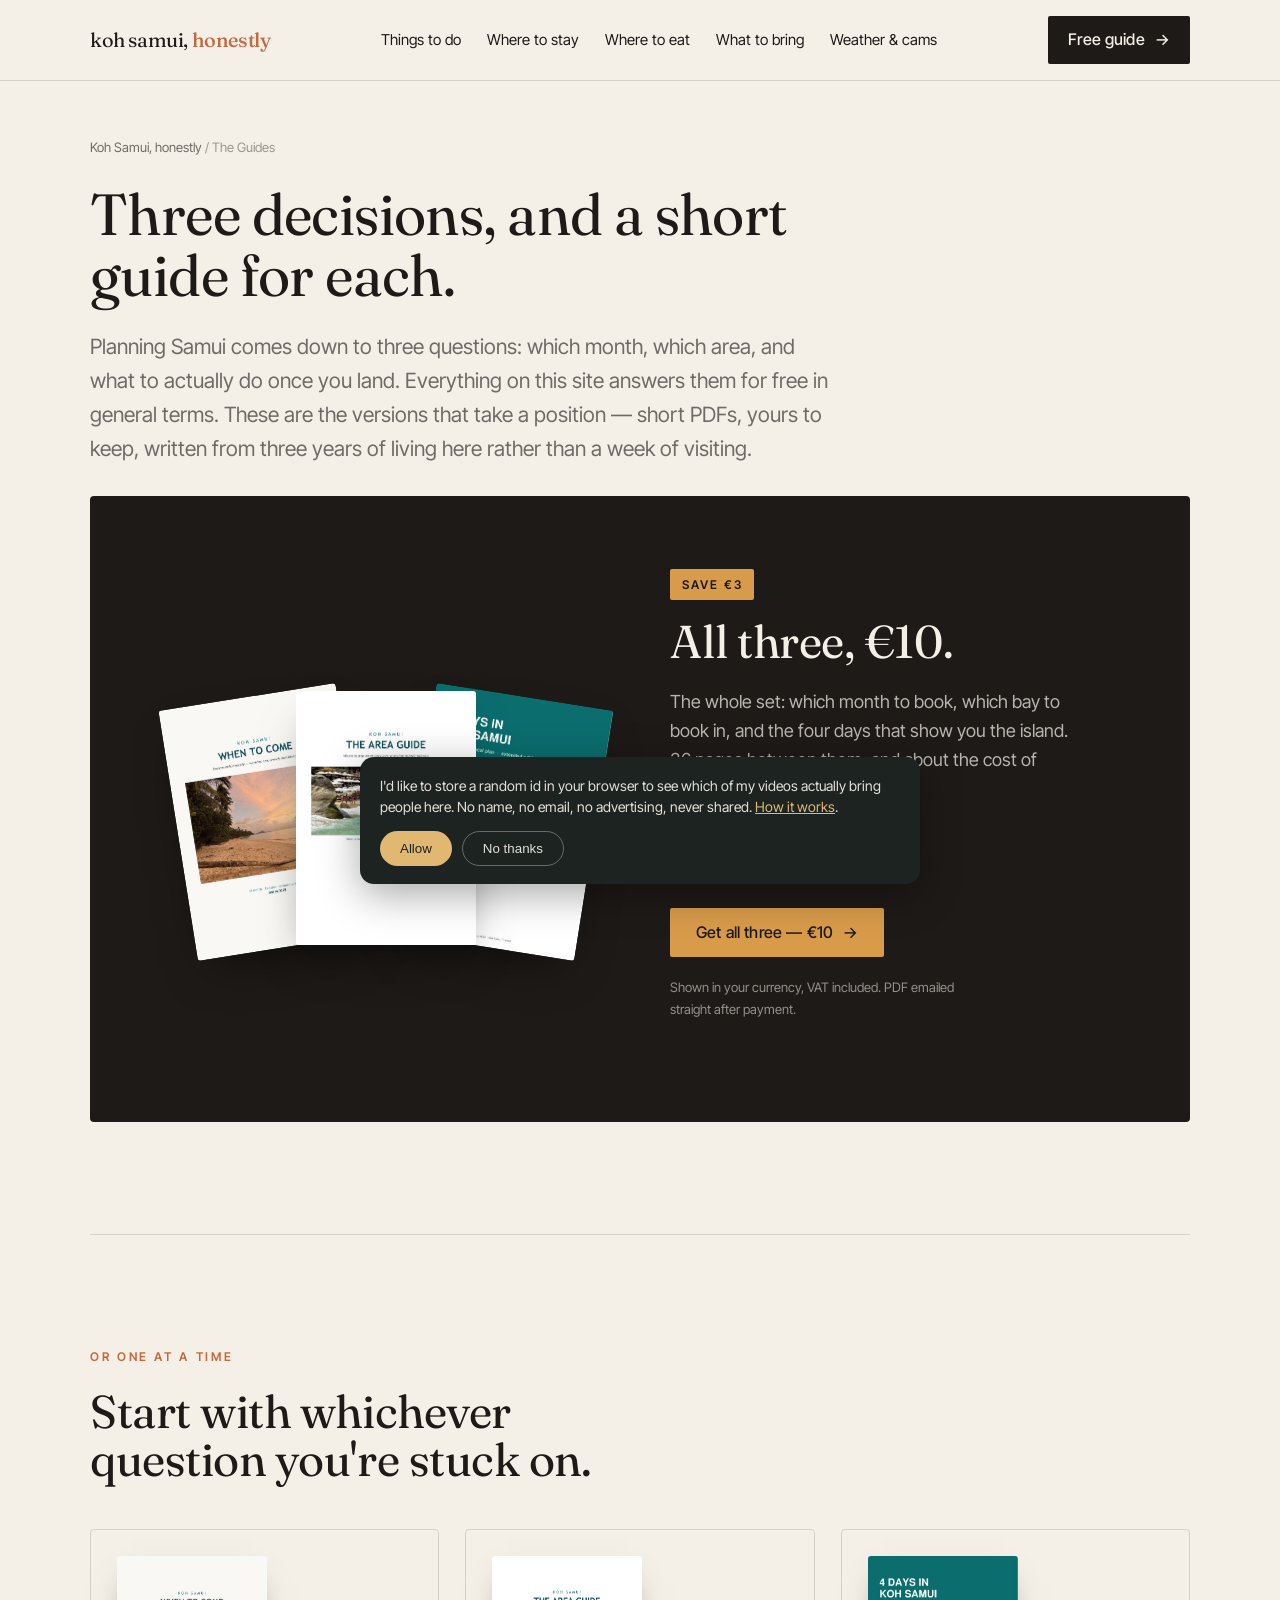
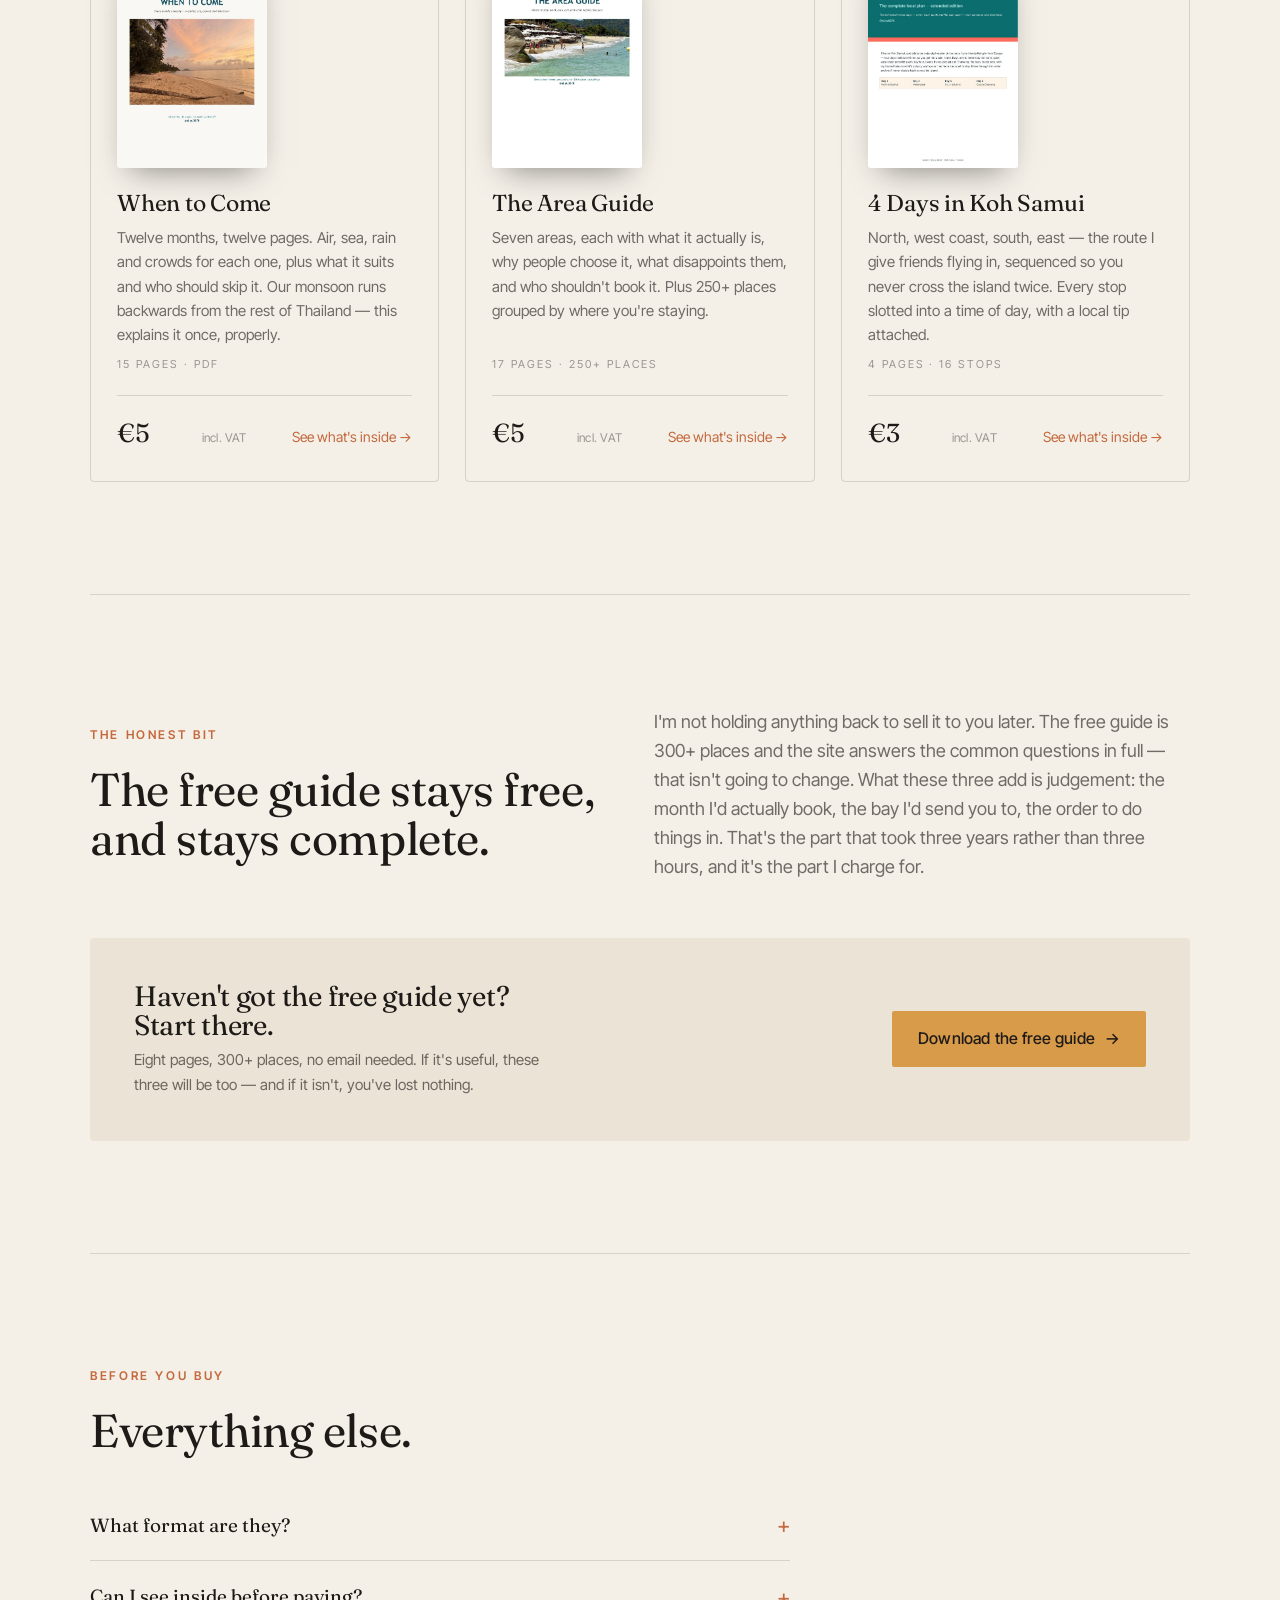
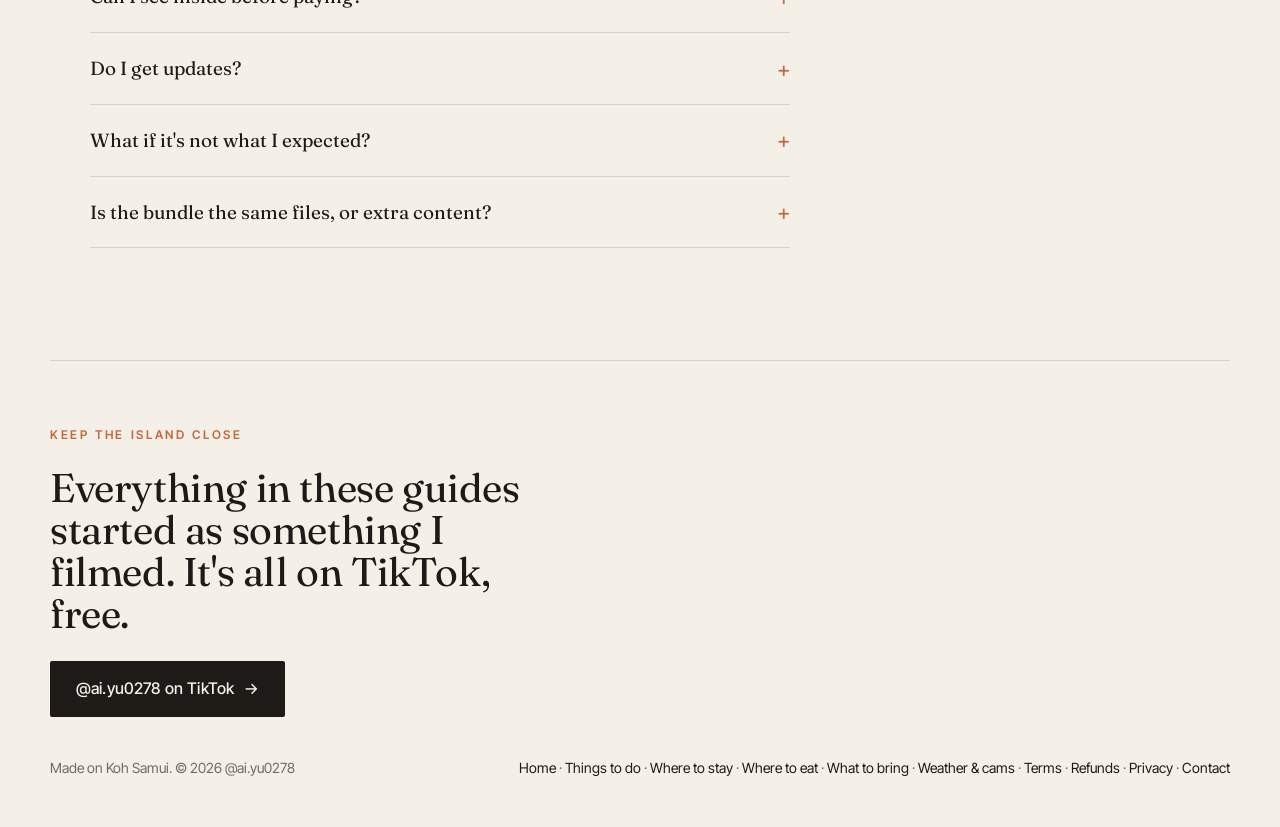
<file: guides.html>
<!DOCTYPE html>
<html lang="en">
<head>
<meta charset="UTF-8" />
<meta name="viewport" content="width=device-width, initial-scale=1.0" />
<title>The Koh Samui Guides — when to come, where to stay, what to do | Koh Samui, Honestly</title>
<meta name="description" content="Three short Koh Samui guides written by a resident: when to come, which area to stay in, and the four-day route around the island. €3–€5 each, or all three for €10." />
<meta name="robots" content="noindex, nofollow" />
<link rel="canonical" href="https://samuihonestly.com/guides" />
<meta property="og:type" content="website" />
<meta property="og:title" content="The Koh Samui Guides — the three decisions, sorted" />
<meta property="og:description" content="When to come, where to stay, what to do. Three short guides by someone who lives here. All three for €10." />
<meta property="og:image" content="https://samuihonestly.com/assets/cover-areas.jpg" />
<meta property="og:url" content="https://samuihonestly.com/guides" />
<meta property="og:locale" content="en_GB" />
<meta name="twitter:card" content="summary_large_image" />
<meta name="twitter:title" content="The Koh Samui Guides — the three decisions, sorted" />
<meta name="twitter:description" content="When to come, where to stay, what to do. All three for €10." />
<meta name="twitter:image" content="https://samuihonestly.com/assets/cover-areas.jpg" />
<link rel="icon" href="/favicon.ico" sizes="any" />
<link rel="apple-touch-icon" href="/apple-touch-icon.png" />
<meta name="theme-color" content="#F4F0E8" />
<link rel="preconnect" href="https://fonts.googleapis.com">
<link rel="preconnect" href="https://fonts.gstatic.com" crossorigin>
<link href="https://fonts.googleapis.com/css2?family=Fraunces:opsz,wght@9..144,300;9..144,400;9..144,500;9..144,600&family=Inter+Tight:wght@300;400;500;600&display=swap" rel="stylesheet">
<link rel="stylesheet" href="assets/style.css">
<script type="application/ld+json">{"@context":"https://schema.org","@type":"Product","name":"The Koh Samui Bundle — all three guides","description":"When to Come, The Area Guide and 4 Days in Koh Samui, together. Three short PDFs written by a resident.","image":"https://samuihonestly.com/assets/cover-areas.jpg","brand":{"@type":"Brand","name":"Koh Samui, Honestly"},"offers":{"@type":"Offer","price":"10.00","priceCurrency":"EUR","availability":"https://schema.org/InStock","url":"https://samuihonestly.com/guides"}}</script>
<script type="application/ld+json">{"@context":"https://schema.org","@type":"BreadcrumbList","itemListElement":[{"@type":"ListItem","position":1,"name":"Home","item":"https://samuihonestly.com/"},{"@type":"ListItem","position":2,"name":"The Guides","item":"https://samuihonestly.com/guides"}]}</script>
</head>
<body>

<nav class="nav"><div class="nav-in">
    <div class="logo"><a href="/">koh samui, <b>honestly</b></a></div>
    <div class="nav-links"><a href="/things-to-do">Things to do</a><a href="/where-to-stay">Where to stay</a><a href="/where-to-eat">Where to eat</a><a href="/what-to-bring">What to bring</a><a href="/weather">Weather &amp; cams</a></div>
    <a href="/#get" class="btn btn-primary hide-sm" style="padding:11px 20px">Free guide <span class="arrow">&rarr;</span></a>
  </div></nav>

<main class="wrap">

<div class="page-head">
  <div class="crumb"><a href="/">Koh Samui, honestly</a> / The Guides</div>
  <h1>Three decisions, and a short guide for each.</h1>
  <p class="lede">Planning Samui comes down to three questions: which month, which area, and what to actually do once you land. Everything on this site answers them for free in general terms. These are the versions that take a position — short PDFs, yours to keep, written from three years of living here rather than a week of visiting.</p>
</div>

<!-- ============ BUNDLE ============ -->
<section class="sec" style="border-top:none;padding-top:20px">
  <div class="capture reveal">
    <div class="gh-bundle">
      <div class="gh-fan">
        <img src="assets/cover-when.jpg" alt="When to Come" loading="lazy">
        <img src="assets/cover-areas.jpg" alt="The Area Guide" loading="lazy">
        <img src="assets/cover-4day.jpg" alt="4 Days in Koh Samui" loading="lazy">
      </div>
      <div>
        <span class="gh-save">Save &euro;3</span>
        <h2>All three, &euro;10.</h2>
        <p>The whole set: which month to book, which bay to book in, and the four days that show you the island. 36 pages between them, and about the cost of one airport coffee.</p>
        <div class="sp-price" style="margin:8px 0 24px"><b class="paddle-price" data-price-id="pri_01m160yz0eefpzt8ncx09fxhnz" style="color:var(--ochre)">&euro;10</b><span class="gh-strike">&euro;13</span><small class="vatnote">incl. VAT</small></div>
        <button class="btn btn-ochre paddle-buy" data-price-id="pri_01m160yz0eefpzt8ncx09fxhnz">Get all three &mdash; &euro;10 <span class="arrow">&rarr;</span></button>
        <p class="pricenote">Shown in your currency, VAT included. PDF emailed straight after payment.</p>
      </div>
    </div>
  </div>
</section>

<!-- ============ INDIVIDUAL ============ -->
<section class="sec">
  <div class="eyebrow">Or one at a time</div>
  <h2 class="big">Start with whichever question you're stuck on.</h2>
  <div class="gh-grid reveal">

    <a class="gh-card" href="/when-to-come">
      <img src="assets/cover-when.jpg" alt="Cover of the Koh Samui When to Come guide" loading="lazy">
      <h3>When to Come</h3>
      <p>Twelve months, twelve pages. Air, sea, rain and crowds for each one, plus what it suits and who should skip it. Our monsoon runs backwards from the rest of Thailand — this explains it once, properly.</p>
      <small>15 pages &middot; PDF</small>
      <div class="gh-foot"><b class="paddle-price" data-price-id="pri_01m160x9dq9jgt2y0cbecp0vnv">&euro;5</b><small class="vatnote">incl. VAT</small><em>See what's inside &rarr;</em></div>
    </a>

    <a class="gh-card" href="/area-guide">
      <img src="assets/cover-areas.jpg" alt="Cover of the Koh Samui Area Guide" loading="lazy">
      <h3>The Area Guide</h3>
      <p>Seven areas, each with what it actually is, why people choose it, what disappoints them, and who shouldn't book it. Plus 250+ places grouped by where you're staying.</p>
      <small>17 pages &middot; 250+ places</small>
      <div class="gh-foot"><b class="paddle-price" data-price-id="pri_01m160psde1g3qphwrnzenpvnj">&euro;5</b><small class="vatnote">incl. VAT</small><em>See what's inside &rarr;</em></div>
    </a>

    <a class="gh-card" href="/4-day-guide">
      <img src="assets/cover-4day.jpg" alt="Cover of the 4 Days in Koh Samui guide" loading="lazy">
      <h3>4 Days in Koh Samui</h3>
      <p>North, west coast, south, east — the route I give friends flying in, sequenced so you never cross the island twice. Every stop slotted into a time of day, with a local tip attached.</p>
      <small>4 pages &middot; 16 stops</small>
      <div class="gh-foot"><b class="paddle-price" data-price-id="pri_01m160sx6snpx4b5p9nmwgdgk4">&euro;3</b><small class="vatnote">incl. VAT</small><em>See what's inside &rarr;</em></div>
    </a>

  </div>
</section>

<!-- ============ WHY PAID AT ALL ============ -->
<section class="sec">
  <div class="grid">
    <div style="grid-column:span 6">
      <div class="eyebrow">The honest bit</div>
      <h2 class="big">The free guide stays free, and stays complete.</h2>
    </div>
    <div style="grid-column:span 6">
      <p class="muted" style="max-width:56ch">I'm not holding anything back to sell it to you later. The free guide is 300+ places and the site answers the common questions in full — that isn't going to change. What these three add is judgement: the month I'd actually book, the bay I'd send you to, the order to do things in. That's the part that took three years rather than three hours, and it's the part I charge for.</p>
    </div>
  </div>
  <div class="pagecta reveal">
    <div>
      <h3>Haven't got the free guide yet? Start there.</h3>
      <p>Eight pages, 300+ places, no email needed. If it's useful, these three will be too — and if it isn't, you've lost nothing.</p>
    </div>
    <a class="btn btn-ochre" href="/thanks">Download the free guide <span class="arrow">&rarr;</span></a>
  </div>
</section>

<!-- ============ FAQ ============ -->
<section class="sec">
  <div class="eyebrow">Before you buy</div>
  <h2 class="big">Everything else.</h2>
  <div class="sp-faq reveal">
    <details><summary>What format are they?</summary><p>PDFs. They open on any phone, tablet or laptop and work with no internet — which matters here, because signal on the island is fine but not everywhere. Download them before you fly.</p></details>
    <details><summary>Can I see inside before paying?</summary><p>Yes, and you should. Every guide has a free preview on its own page &mdash; the cover plus real pages, not a teaser.</p></details>
    <details><summary>Do I get updates?</summary><p>Yes, free. When something material changes I update the file and re-send it to everyone who bought it.</p></details>
    <details><summary>What if it's not what I expected?</summary><p>That's exactly what the free preview on each guide's page is for &mdash; real pages, not a teaser, before you pay anything. Because the file downloads instantly and can't be handed back, sales are final once you've got it. If the download fails or the file is broken, message me and I'll fix it or refund it.</p></details>
    <details><summary>Is the bundle the same files, or extra content?</summary><p>The same three files, &euro;3 cheaper than buying them one by one. No bonus material, no upsell after.</p></details>
      </div>
</section>

</main>

<footer class="wrap foot">
  <div class="reveal">
    <div class="eyebrow">Keep the island close</div>
    <h2>Everything in these guides started as something I filmed. It's all on TikTok, free.</h2>
    <a href="https://www.tiktok.com/@ai.yu0278" target="_blank" rel="noreferrer" class="btn btn-primary">@ai.yu0278 on TikTok <span class="arrow">&rarr;</span></a>
    <div class="foot-row">
      <span>Made on Koh Samui. &copy; 2026 @ai.yu0278</span>
      <span><a class="linkline" href="/">Home</a> &middot; <a class="linkline" href="/things-to-do">Things to do</a> &middot; <a class="linkline" href="/where-to-stay">Where to stay</a> &middot; <a class="linkline" href="/where-to-eat">Where to eat</a> &middot; <a class="linkline" href="/what-to-bring">What to bring</a> &middot; <a class="linkline" href="/weather">Weather &amp; cams</a> &middot; <a class="linkline" href="/terms">Terms</a> &middot; <a class="linkline" href="/refund-policy">Refunds</a> &middot; <a class="linkline" href="/privacy">Privacy</a> &middot; <a class="linkline" href="mailto:aiyu0278@gmail.com">Contact</a></span>
    </div>
  </div>
</footer>

<div class="sp-sticky">
  <b>All three guides &middot; <span class="paddle-price" data-price-id="pri_01m160yz0eefpzt8ncx09fxhnz">&euro;10</span><small class="vatnote">incl. VAT</small></b>
  <button class="btn btn-ochre paddle-buy" data-price-id="pri_01m160yz0eefpzt8ncx09fxhnz">Get them</button>
</div>

<script>
var io=new IntersectionObserver(function(e){e.forEach(function(x){if(x.isIntersecting){x.target.classList.add('in');io.unobserve(x.target);}})},{threshold:.12});
document.querySelectorAll('.reveal').forEach(function(el){io.observe(el)});
</script>
<script src="https://cdn.paddle.com/paddle/v2/paddle.js"></script>
<script src="/assets/paddle-checkout.js"></script>
<script defer src="/assets/track.js"></script>
</body>
</html>
</file>
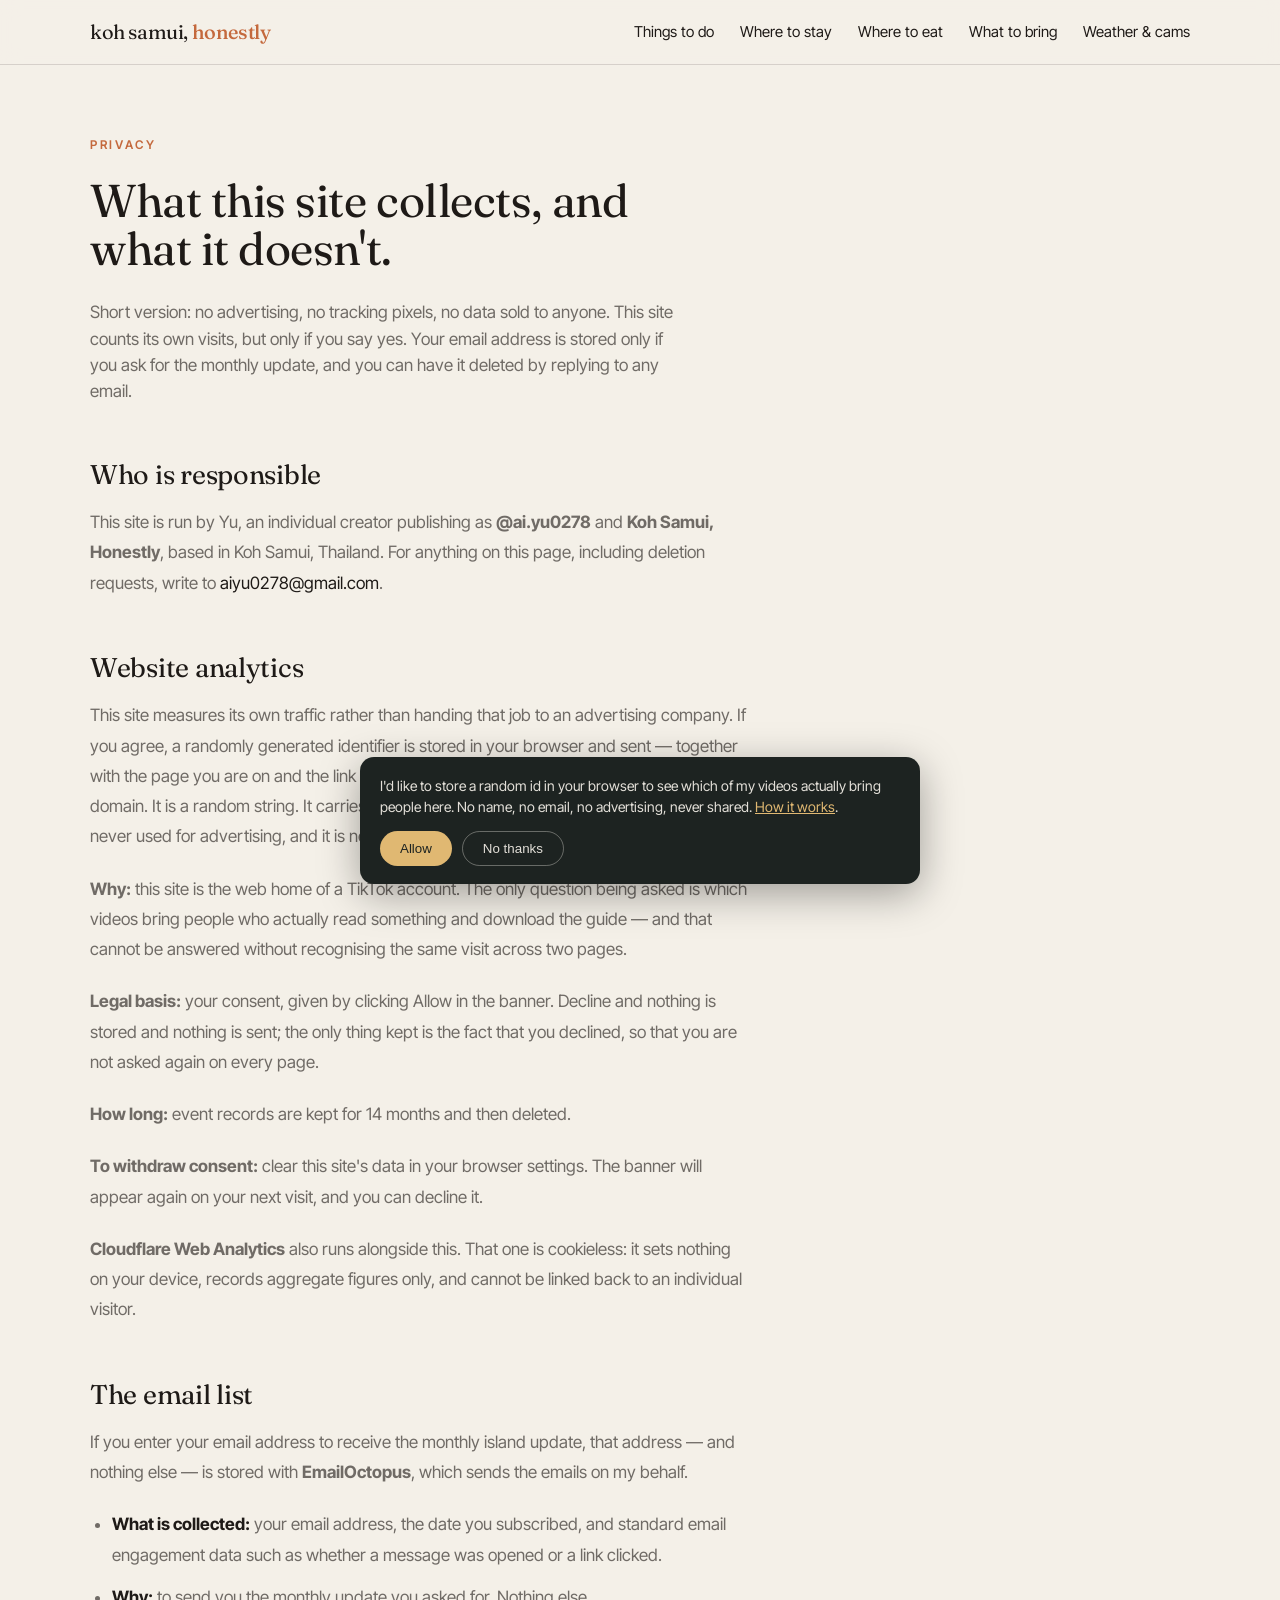
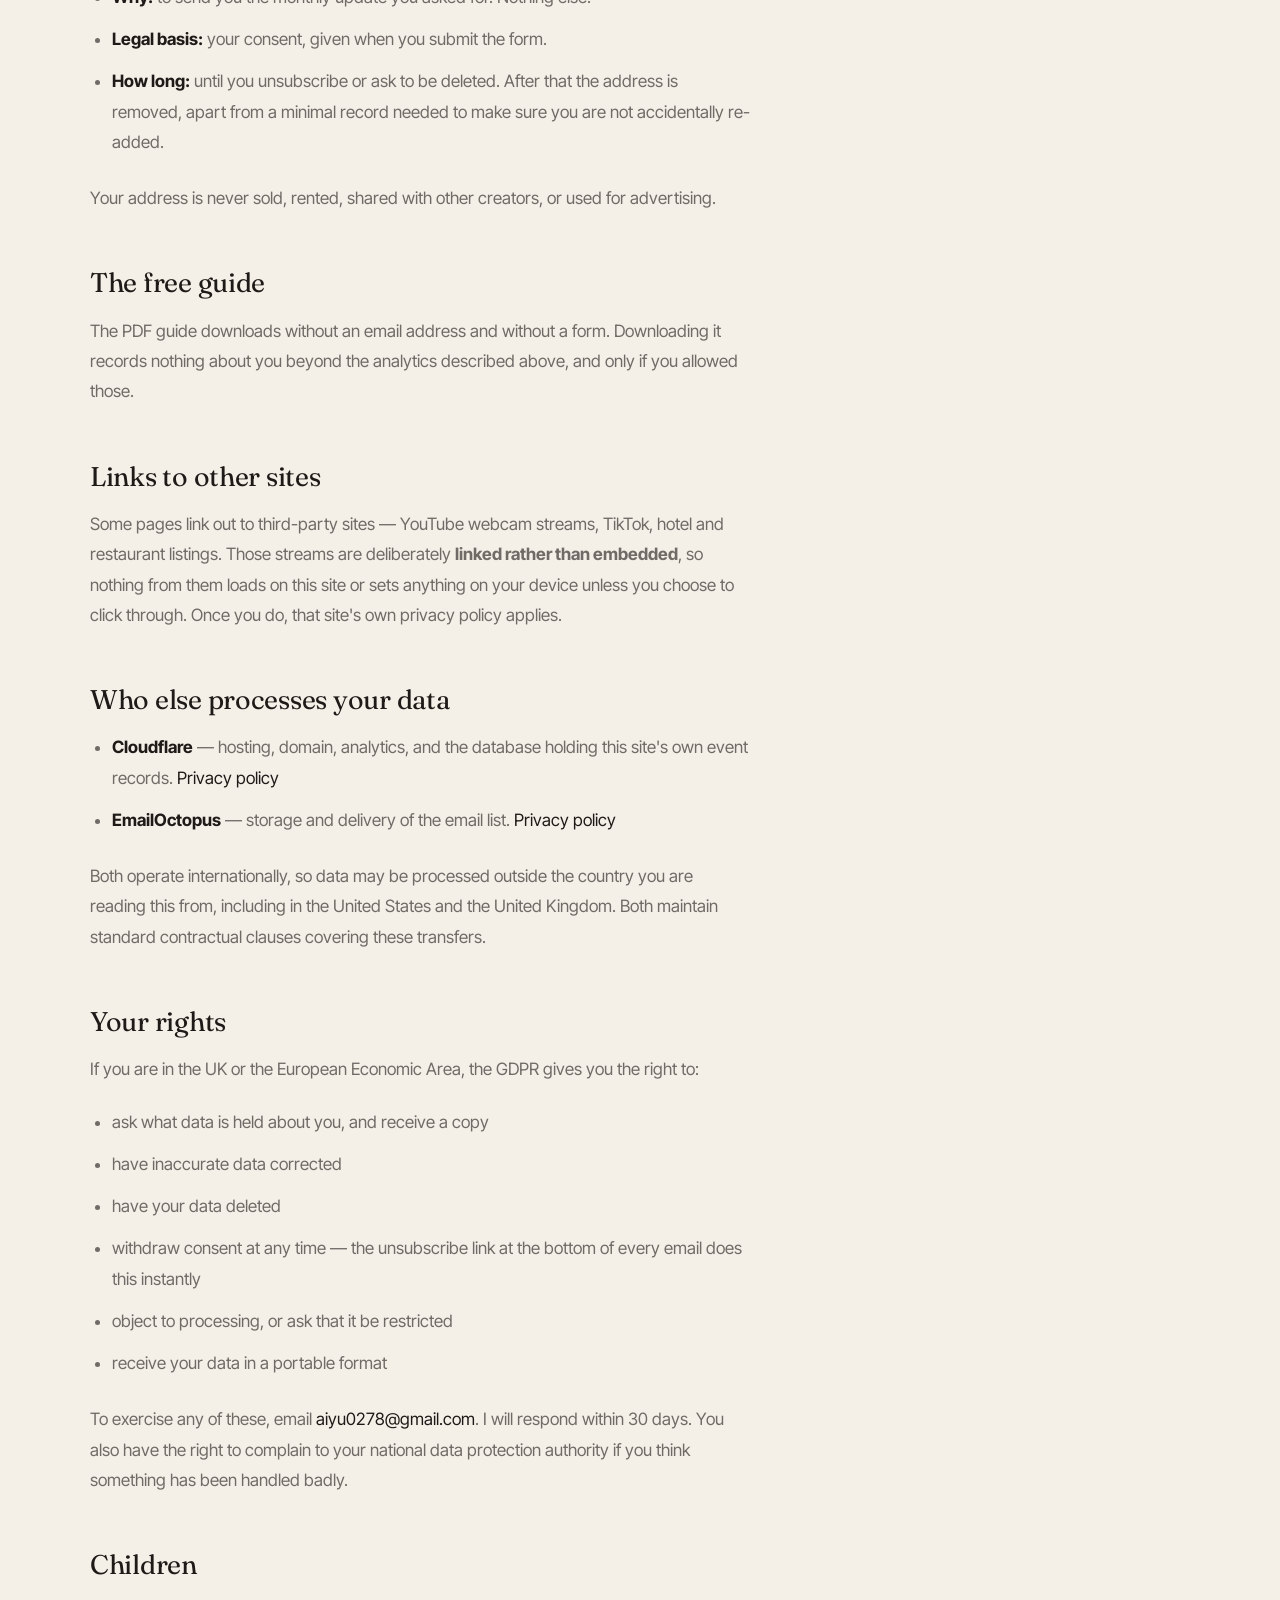
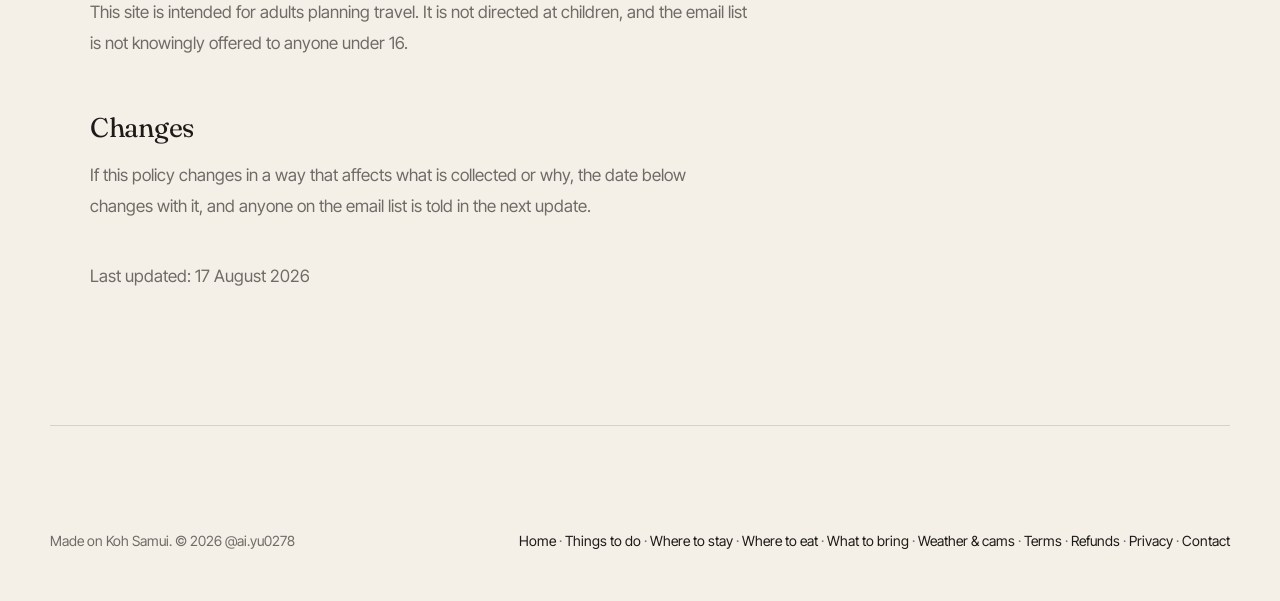
<file: privacy.html>
<!DOCTYPE html>
<html lang="en">
<head>
<meta charset="UTF-8" />
<meta name="viewport" content="width=device-width, initial-scale=1.0" />
<title>Privacy — Koh Samui, Honestly</title>
<meta name="description" content="What data this site collects, why, and how to have it deleted. Short version: cookieless analytics, and your email only if you ask for the monthly update." />
<link rel="canonical" href="https://samuihonestly.com/privacy" />
<meta name="robots" content="index, follow" />
<link rel="icon" href="/favicon.ico" sizes="any" />
<link rel="apple-touch-icon" href="/apple-touch-icon.png" />
<meta name="theme-color" content="#F4F0E8" />
<link rel="preconnect" href="https://fonts.googleapis.com">
<link rel="preconnect" href="https://fonts.gstatic.com" crossorigin>
<link href="https://fonts.googleapis.com/css2?family=Fraunces:opsz,wght@9..144,300;9..144,400;9..144,500;9..144,600&family=Inter+Tight:wght@300;400;500;600&display=swap" rel="stylesheet">
<link rel="stylesheet" href="assets/style.css">
</head>
<body>

<nav class="nav"><div class="nav-in">
    <div class="logo"><a href="/">koh samui, <b>honestly</b></a></div>
    <div class="nav-links"><a href="/things-to-do">Things to do</a><a href="/where-to-stay">Where to stay</a><a href="/where-to-eat">Where to eat</a><a href="/what-to-bring">What to bring</a><a href="/weather">Weather &amp; cams</a></div>
  </div></nav>

<main class="wrap">
<section class="sec sec-first">
  <div class="legal">
    <div class="eyebrow">Privacy</div>
    <h1 class="big">What this site collects, and what it doesn't.</h1>
    <p class="lead">Short version: no advertising, no tracking pixels, no data sold to anyone. This site counts its own visits, but only if you say yes. Your email address is stored only if you ask for the monthly update, and you can have it deleted by replying to any email.</p>

    <h2>Who is responsible</h2>
    <p>This site is run by Yu, an individual creator publishing as <b>@ai.yu0278</b> and <b>Koh Samui, Honestly</b>, based in Koh Samui, Thailand. For anything on this page, including deletion requests, write to <a class="linkline" href="mailto:aiyu0278@gmail.com">aiyu0278@gmail.com</a>.</p>

    <h2>Website analytics</h2>
    <p>This site measures its own traffic rather than handing that job to an advertising company. If you agree, a randomly generated identifier is stored in your browser and sent — together with the page you are on and the link that brought you here — to a server on this same domain. It is a random string. It carries no name, no email address and no IP address, it is never used for advertising, and it is never shared with or sold to anyone.</p>
    <p><b>Why:</b> this site is the web home of a TikTok account. The only question being asked is which videos bring people who actually read something and download the guide — and that cannot be answered without recognising the same visit across two pages.</p>
    <p><b>Legal basis:</b> your consent, given by clicking Allow in the banner. Decline and nothing is stored and nothing is sent; the only thing kept is the fact that you declined, so that you are not asked again on every page.</p>
    <p><b>How long:</b> event records are kept for 14 months and then deleted.</p>
    <p><b>To withdraw consent:</b> clear this site's data in your browser settings. The banner will appear again on your next visit, and you can decline it.</p>
    <p><b>Cloudflare Web Analytics</b> also runs alongside this. That one is cookieless: it sets nothing on your device, records aggregate figures only, and cannot be linked back to an individual visitor.

    <h2>The email list</h2>
    <p>If you enter your email address to receive the monthly island update, that address — and nothing else — is stored with <b>EmailOctopus</b>, which sends the emails on my behalf.</p>
    <ul>
      <li><b>What is collected:</b> your email address, the date you subscribed, and standard email engagement data such as whether a message was opened or a link clicked.</li>
      <li><b>Why:</b> to send you the monthly update you asked for. Nothing else.</li>
      <li><b>Legal basis:</b> your consent, given when you submit the form.</li>
      <li><b>How long:</b> until you unsubscribe or ask to be deleted. After that the address is removed, apart from a minimal record needed to make sure you are not accidentally re-added.</li>
    </ul>
    <p>Your address is never sold, rented, shared with other creators, or used for advertising.</p>

    <h2>The free guide</h2>
    <p>The PDF guide downloads without an email address and without a form. Downloading it records nothing about you beyond the analytics described above, and only if you allowed those.</p>

    <h2>Links to other sites</h2>
    <p>Some pages link out to third-party sites — YouTube webcam streams, TikTok, hotel and restaurant listings. Those streams are deliberately <b>linked rather than embedded</b>, so nothing from them loads on this site or sets anything on your device unless you choose to click through. Once you do, that site's own privacy policy applies.</p>

    <h2>Who else processes your data</h2>
    <ul>
      <li><b>Cloudflare</b> — hosting, domain, analytics, and the database holding this site's own event records. <a class="linkline" href="https://www.cloudflare.com/privacypolicy/" target="_blank" rel="noreferrer">Privacy policy</a></li>
      <li><b>EmailOctopus</b> — storage and delivery of the email list. <a class="linkline" href="https://emailoctopus.com/legal/privacy" target="_blank" rel="noreferrer">Privacy policy</a></li>
    </ul>
    <p>Both operate internationally, so data may be processed outside the country you are reading this from, including in the United States and the United Kingdom. Both maintain standard contractual clauses covering these transfers.</p>

    <h2>Your rights</h2>
    <p>If you are in the UK or the European Economic Area, the GDPR gives you the right to:</p>
    <ul>
      <li>ask what data is held about you, and receive a copy</li>
      <li>have inaccurate data corrected</li>
      <li>have your data deleted</li>
      <li>withdraw consent at any time — the unsubscribe link at the bottom of every email does this instantly</li>
      <li>object to processing, or ask that it be restricted</li>
      <li>receive your data in a portable format</li>
    </ul>
    <p>To exercise any of these, email <a class="linkline" href="mailto:aiyu0278@gmail.com">aiyu0278@gmail.com</a>. I will respond within 30 days. You also have the right to complain to your national data protection authority if you think something has been handled badly.</p>

    <h2>Children</h2>
    <p>This site is intended for adults planning travel. It is not directed at children, and the email list is not knowingly offered to anyone under 16.</p>

    <h2>Changes</h2>
    <p>If this policy changes in a way that affects what is collected or why, the date below changes with it, and anyone on the email list is told in the next update.</p>

    <p class="consent" style="margin-top:40px">Last updated: 17 August 2026</p>
  </div>
</section>
</main>

<footer class="wrap foot">
  <div class="reveal in">
    <div class="foot-row">
      <span>Made on Koh Samui. &copy; 2026 @ai.yu0278</span>
      <span><a class="linkline" href="/">Home</a> &middot; <a class="linkline" href="/things-to-do">Things to do</a> &middot; <a class="linkline" href="/where-to-stay">Where to stay</a> &middot; <a class="linkline" href="/where-to-eat">Where to eat</a> &middot; <a class="linkline" href="/what-to-bring">What to bring</a> &middot; <a class="linkline" href="/weather">Weather &amp; cams</a> &middot; <a class="linkline" href="/terms">Terms</a> &middot; <a class="linkline" href="/refund-policy">Refunds</a> &middot; <a class="linkline" href="/privacy">Privacy</a> &middot; <a class="linkline" href="mailto:aiyu0278@gmail.com">Contact</a></span>
    </div>
  </div>
</footer>

<script>
var io=new IntersectionObserver(function(e){e.forEach(function(x){if(x.isIntersecting){x.target.classList.add('in');io.unobserve(x.target);}})},{threshold:.12});
document.querySelectorAll('.reveal').forEach(function(el){io.observe(el)});
</script>
<script defer src="/assets/track.js"></script>
</body>
</html>
</file>
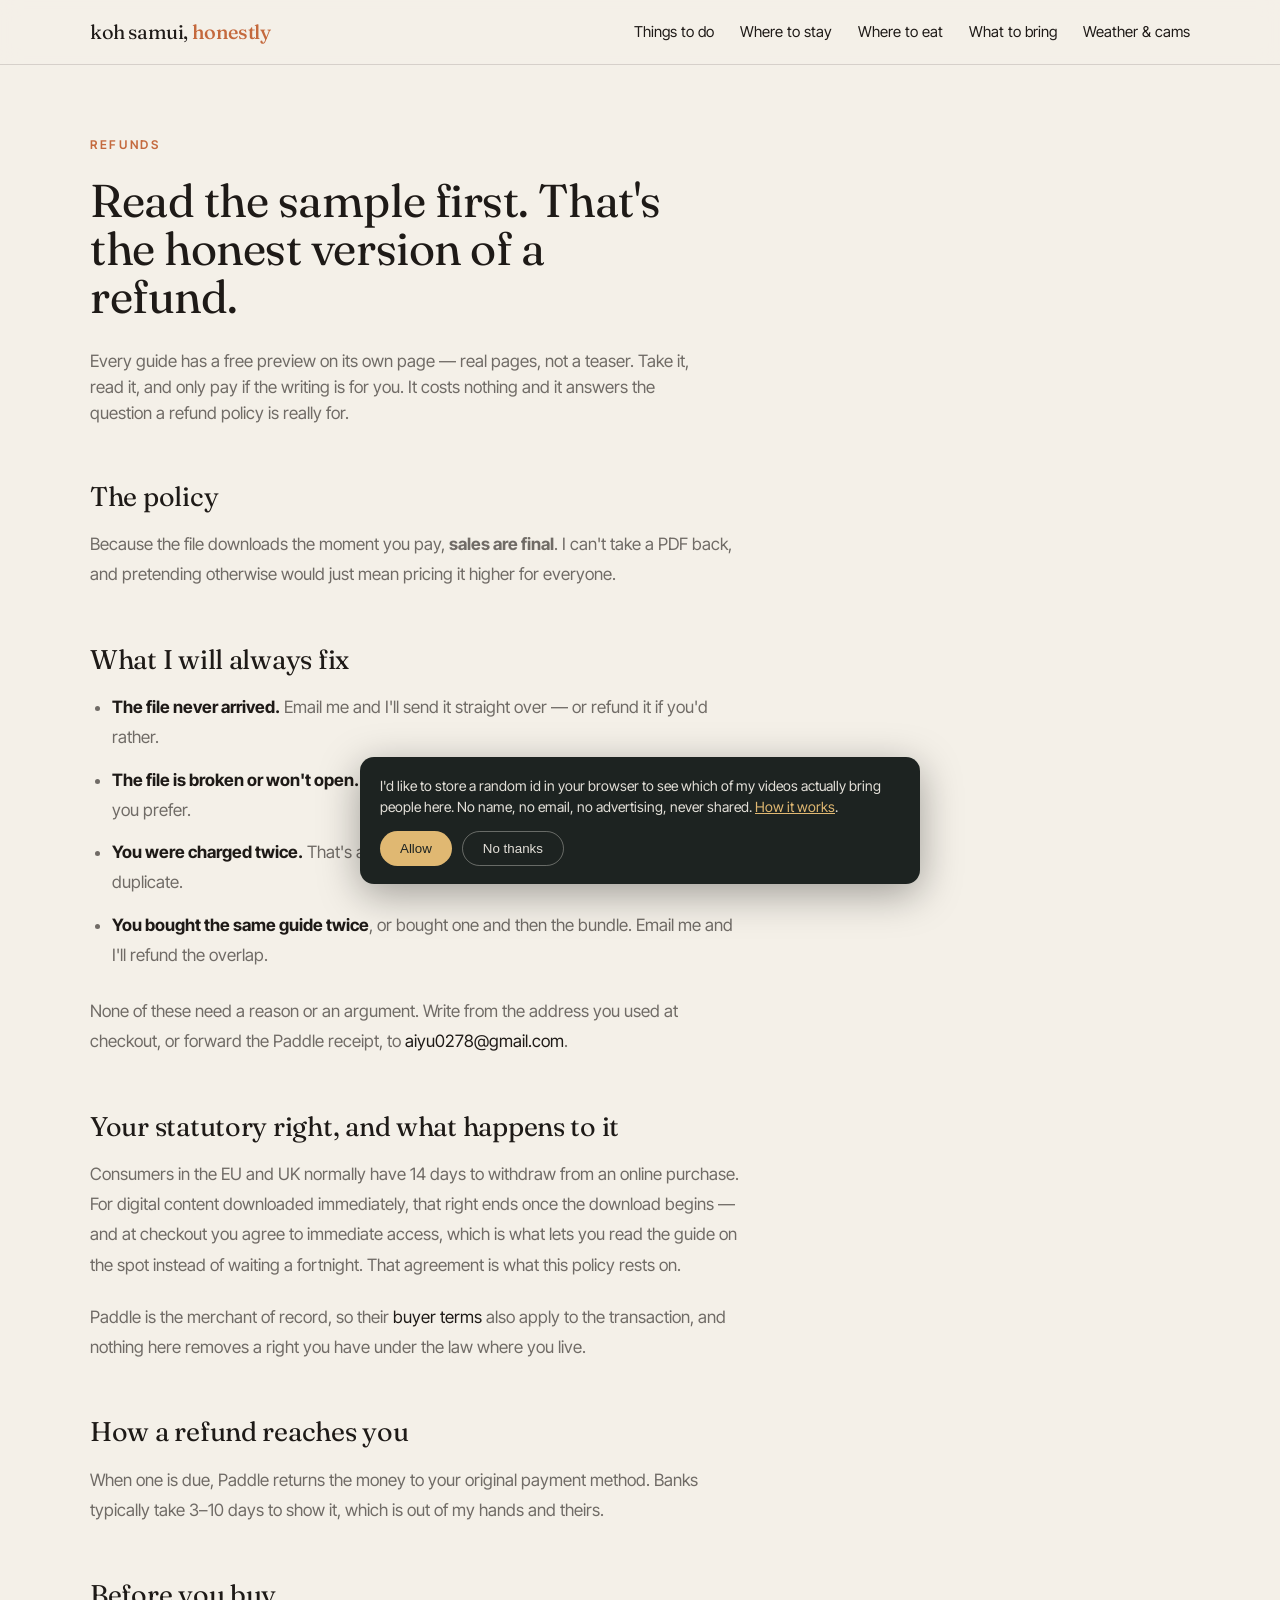
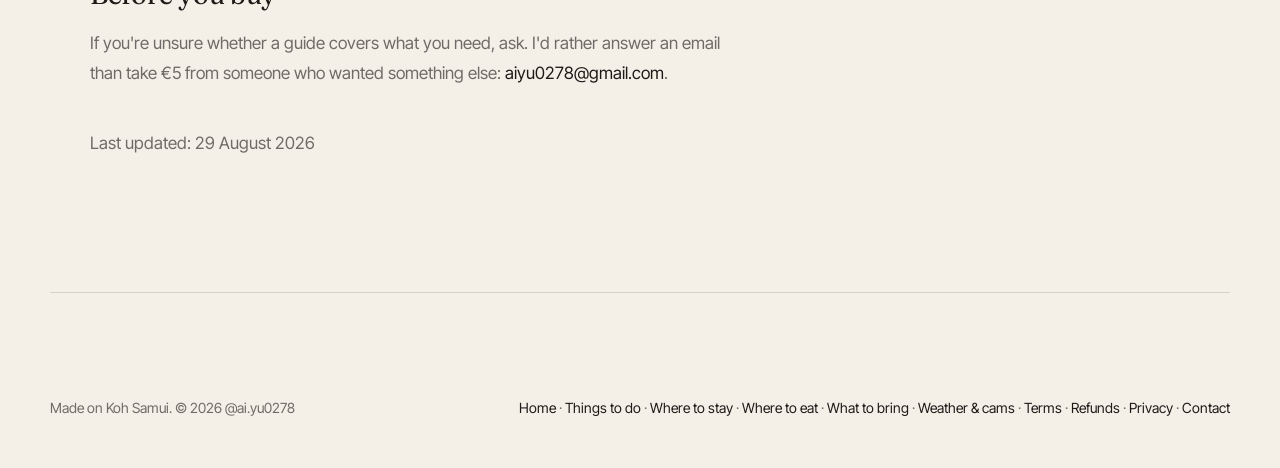
<file: refund-policy.html>
<!DOCTYPE html>
<html lang="en">
<head>
<meta charset="UTF-8" />
<meta name="viewport" content="width=device-width, initial-scale=1.0" />
<title>Refund policy — Koh Samui, Honestly</title>
<meta name="description" content="Free previews before you pay, sales final once the file downloads, and the things I'll always fix: missing files, broken files, double charges." />
<link rel="canonical" href="https://samuihonestly.com/refund-policy" />
<meta name="robots" content="index, follow" />
<link rel="icon" href="/favicon.ico" sizes="any" />
<link rel="apple-touch-icon" href="/apple-touch-icon.png" />
<meta name="theme-color" content="#F4F0E8" />
<link rel="preconnect" href="https://fonts.googleapis.com">
<link rel="preconnect" href="https://fonts.gstatic.com" crossorigin>
<link href="https://fonts.googleapis.com/css2?family=Fraunces:opsz,wght@9..144,300;9..144,400;9..144,500;9..144,600&family=Inter+Tight:wght@300;400;500;600&display=swap" rel="stylesheet">
<link rel="stylesheet" href="/assets/style.css">
</head>
<body>
<nav class="nav"><div class="nav-in">
    <div class="logo"><a href="/">koh samui, <b>honestly</b></a></div>
    <div class="nav-links"><a href="/things-to-do">Things to do</a><a href="/where-to-stay">Where to stay</a><a href="/where-to-eat">Where to eat</a><a href="/what-to-bring">What to bring</a><a href="/weather">Weather &amp; cams</a></div>
  </div></nav>

<main class="wrap">
<section class="sec sec-first">
  <div class="legal">
    <div class="eyebrow">Refunds</div>
    <h1 class="big">Read the sample first. That's the honest version of a refund.</h1>
    <p class="lead">Every guide has a free preview on its own page &mdash; real pages, not a teaser. Take it, read it, and only pay if the writing is for you. It costs nothing and it answers the question a refund policy is really for.</p>

    <h2>The policy</h2>
    <p>Because the file downloads the moment you pay, <b>sales are final</b>. I can't take a PDF back, and pretending otherwise would just mean pricing it higher for everyone.</p>

    <h2>What I will always fix</h2>
    <ul>
      <li><b>The file never arrived.</b> Email me and I'll send it straight over &mdash; or refund it if you'd rather.</li>
      <li><b>The file is broken or won't open.</b> Same: a working file or your money back, whichever you prefer.</li>
      <li><b>You were charged twice.</b> That's a mistake, not a refund request. I'll return the duplicate.</li>
      <li><b>You bought the same guide twice</b>, or bought one and then the bundle. Email me and I'll refund the overlap.</li>
    </ul>
    <p>None of these need a reason or an argument. Write from the address you used at checkout, or forward the Paddle receipt, to <a class="linkline" href="mailto:aiyu0278@gmail.com">aiyu0278@gmail.com</a>.</p>

    <h2>Your statutory right, and what happens to it</h2>
    <p>Consumers in the EU and UK normally have 14 days to withdraw from an online purchase. For digital content downloaded immediately, that right ends once the download begins &mdash; and at checkout you agree to immediate access, which is what lets you read the guide on the spot instead of waiting a fortnight. That agreement is what this policy rests on.</p>
    <p>Paddle is the merchant of record, so their <a class="linkline" href="https://www.paddle.com/legal/checkout-buyer-terms" target="_blank" rel="noreferrer">buyer terms</a> also apply to the transaction, and nothing here removes a right you have under the law where you live.</p>

    <h2>How a refund reaches you</h2>
    <p>When one is due, Paddle returns the money to your original payment method. Banks typically take 3&ndash;10 days to show it, which is out of my hands and theirs.</p>

    <h2>Before you buy</h2>
    <p>If you're unsure whether a guide covers what you need, ask. I'd rather answer an email than take &euro;5 from someone who wanted something else: <a class="linkline" href="mailto:aiyu0278@gmail.com">aiyu0278@gmail.com</a>.</p>

    <p class="consent" style="margin-top:40px">Last updated: 29 August 2026</p>
  </div>
</section>
</main>

<footer class="wrap foot">
  <div class="reveal in">
    <div class="foot-row">
      <span>Made on Koh Samui. &copy; 2026 @ai.yu0278</span>
      <span><a class="linkline" href="/">Home</a> &middot; <a class="linkline" href="/things-to-do">Things to do</a> &middot; <a class="linkline" href="/where-to-stay">Where to stay</a> &middot; <a class="linkline" href="/where-to-eat">Where to eat</a> &middot; <a class="linkline" href="/what-to-bring">What to bring</a> &middot; <a class="linkline" href="/weather">Weather &amp; cams</a> &middot; <a class="linkline" href="/terms">Terms</a> &middot; <a class="linkline" href="/refund-policy">Refunds</a> &middot; <a class="linkline" href="/privacy">Privacy</a> &middot; <a class="linkline" href="mailto:aiyu0278@gmail.com">Contact</a></span>
    </div>
  </div>
</footer>

<script>
var io=new IntersectionObserver(function(e){e.forEach(function(x){if(x.isIntersecting){x.target.classList.add("in");io.unobserve(x.target);}})},{threshold:.12});
document.querySelectorAll(".reveal").forEach(function(el){io.observe(el)});
</script>
<script defer src="/assets/track.js"></script>
</body>
</html>
</file>
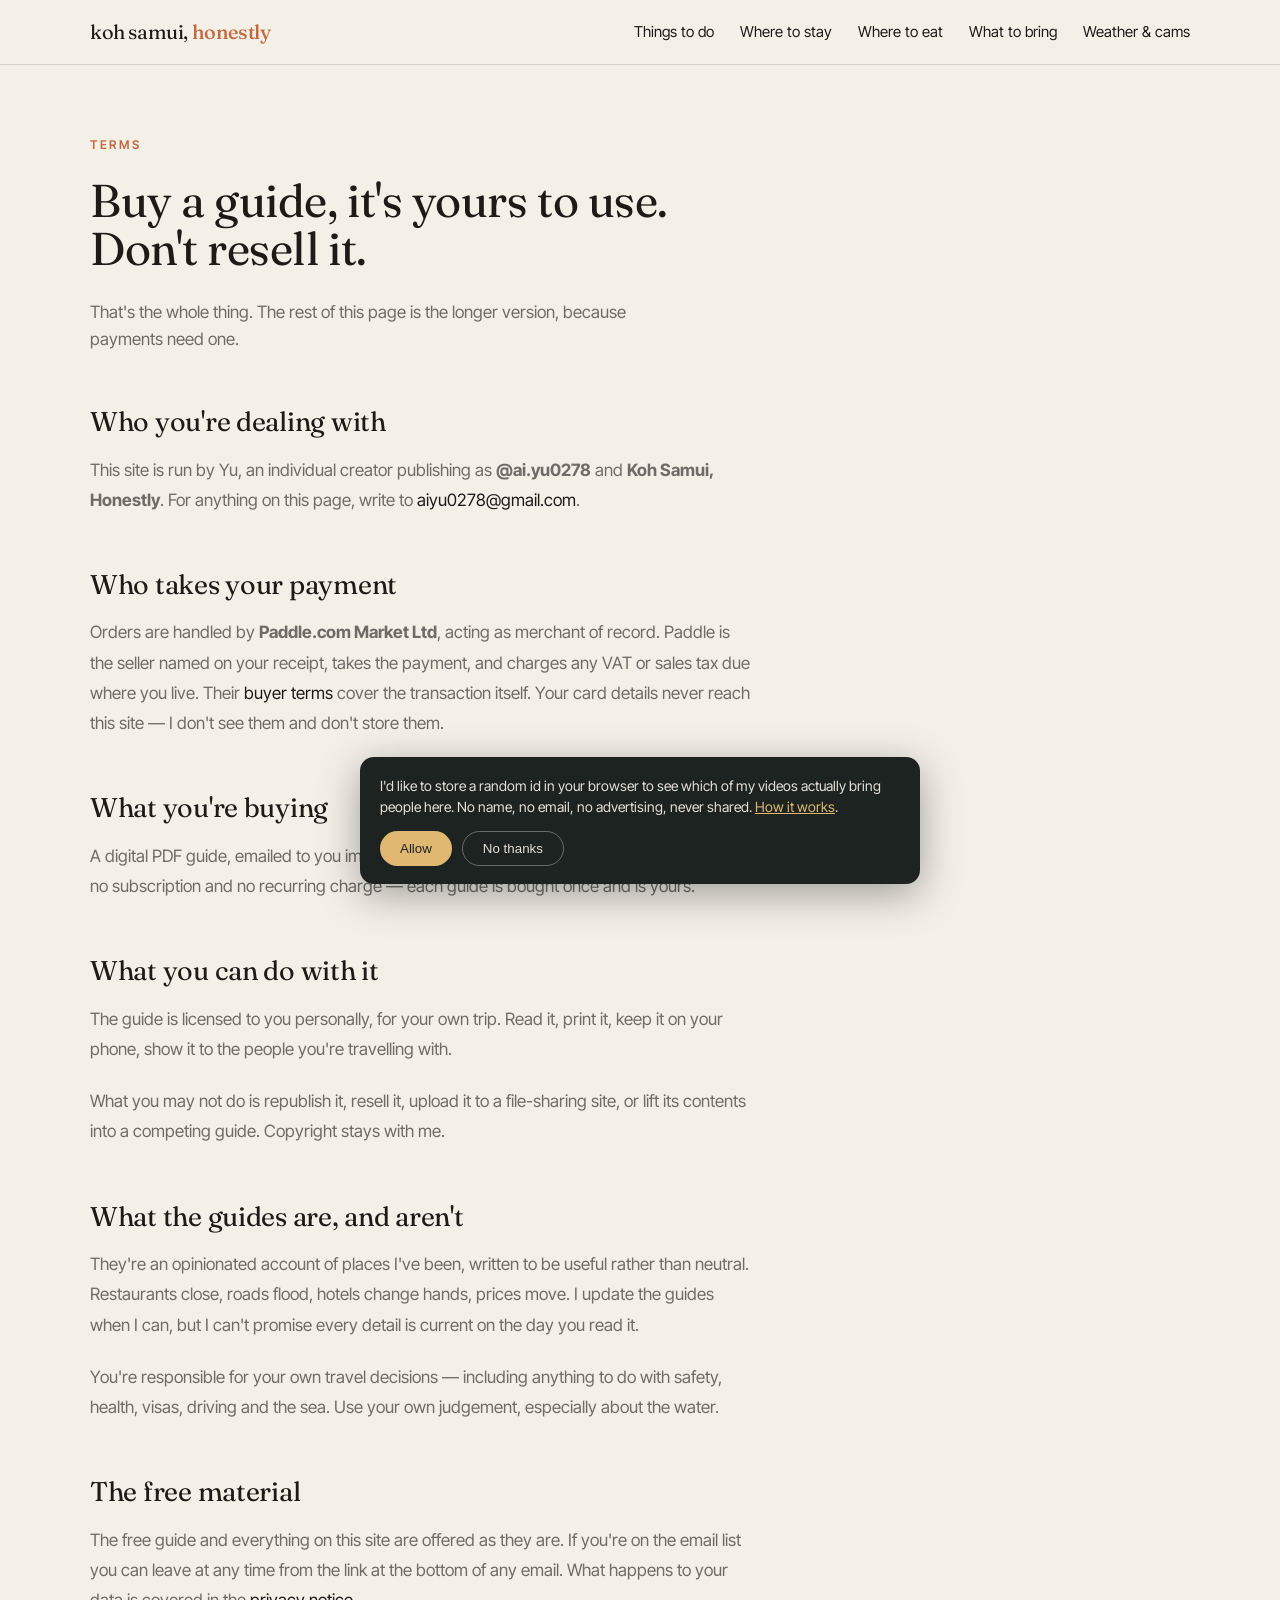
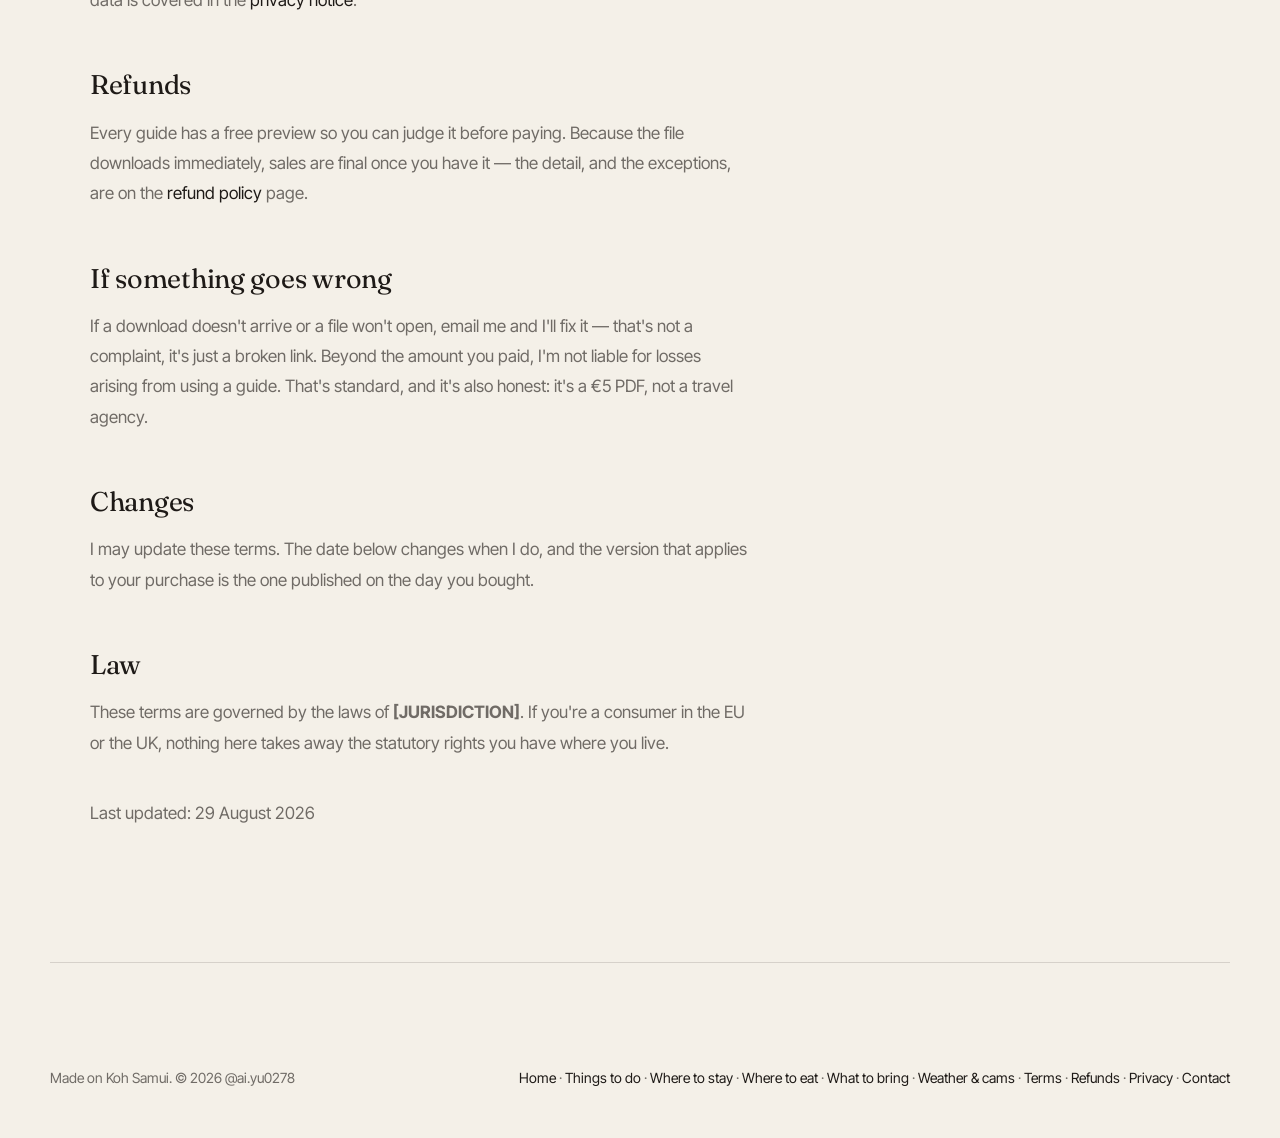
<file: terms.html>
<!DOCTYPE html>
<html lang="en">
<head>
<meta charset="UTF-8" />
<meta name="viewport" content="width=device-width, initial-scale=1.0" />
<title>Terms — Koh Samui, Honestly</title>
<meta name="description" content="Terms for buying the Koh Samui guides: what you're buying, what you can do with it, who takes the payment." />
<link rel="canonical" href="https://samuihonestly.com/terms" />
<meta name="robots" content="index, follow" />
<link rel="icon" href="/favicon.ico" sizes="any" />
<link rel="apple-touch-icon" href="/apple-touch-icon.png" />
<meta name="theme-color" content="#F4F0E8" />
<link rel="preconnect" href="https://fonts.googleapis.com">
<link rel="preconnect" href="https://fonts.gstatic.com" crossorigin>
<link href="https://fonts.googleapis.com/css2?family=Fraunces:opsz,wght@9..144,300;9..144,400;9..144,500;9..144,600&family=Inter+Tight:wght@300;400;500;600&display=swap" rel="stylesheet">
<link rel="stylesheet" href="/assets/style.css">
</head>
<body>
<nav class="nav"><div class="nav-in">
    <div class="logo"><a href="/">koh samui, <b>honestly</b></a></div>
    <div class="nav-links"><a href="/things-to-do">Things to do</a><a href="/where-to-stay">Where to stay</a><a href="/where-to-eat">Where to eat</a><a href="/what-to-bring">What to bring</a><a href="/weather">Weather &amp; cams</a></div>
  </div></nav>

<main class="wrap">
<section class="sec sec-first">
  <div class="legal">
    <div class="eyebrow">Terms</div>
    <h1 class="big">Buy a guide, it's yours to use. Don't resell it.</h1>
    <p class="lead">That's the whole thing. The rest of this page is the longer version, because payments need one.</p>

    <h2>Who you're dealing with</h2>
    <p>This site is run by Yu, an individual creator publishing as <b>@ai.yu0278</b> and <b>Koh Samui, Honestly</b>. For anything on this page, write to <a class="linkline" href="mailto:aiyu0278@gmail.com">aiyu0278@gmail.com</a>.</p>

    <h2>Who takes your payment</h2>
    <p>Orders are handled by <b>Paddle.com Market Ltd</b>, acting as merchant of record. Paddle is the seller named on your receipt, takes the payment, and charges any VAT or sales tax due where you live. Their <a class="linkline" href="https://www.paddle.com/legal/checkout-buyer-terms" target="_blank" rel="noreferrer">buyer terms</a> cover the transaction itself. Your card details never reach this site — I don't see them and don't store them.</p>

    <h2>What you're buying</h2>
    <p>A digital PDF guide, emailed to you immediately after payment. Nothing is shipped. There is no subscription and no recurring charge — each guide is bought once and is yours.</p>

    <h2>What you can do with it</h2>
    <p>The guide is licensed to you personally, for your own trip. Read it, print it, keep it on your phone, show it to the people you're travelling with.</p>
    <p>What you may not do is republish it, resell it, upload it to a file-sharing site, or lift its contents into a competing guide. Copyright stays with me.</p>

    <h2>What the guides are, and aren't</h2>
    <p>They're an opinionated account of places I've been, written to be useful rather than neutral. Restaurants close, roads flood, hotels change hands, prices move. I update the guides when I can, but I can't promise every detail is current on the day you read it.</p>
    <p>You're responsible for your own travel decisions — including anything to do with safety, health, visas, driving and the sea. Use your own judgement, especially about the water.</p>

    <h2>The free material</h2>
    <p>The free guide and everything on this site are offered as they are. If you're on the email list you can leave at any time from the link at the bottom of any email. What happens to your data is covered in the <a class="linkline" href="/privacy">privacy notice</a>.</p>

    <h2>Refunds</h2>
    <p>Every guide has a free preview so you can judge it before paying. Because the file downloads immediately, sales are final once you have it — the detail, and the exceptions, are on the <a class="linkline" href="/refund-policy">refund policy</a> page.</p>

    <h2>If something goes wrong</h2>
    <p>If a download doesn't arrive or a file won't open, email me and I'll fix it — that's not a complaint, it's just a broken link. Beyond the amount you paid, I'm not liable for losses arising from using a guide. That's standard, and it's also honest: it's a €5 PDF, not a travel agency.</p>

    <h2>Changes</h2>
    <p>I may update these terms. The date below changes when I do, and the version that applies to your purchase is the one published on the day you bought.</p>

    <h2>Law</h2>
    <p>These terms are governed by the laws of <b>[JURISDICTION]</b>. If you're a consumer in the EU or the UK, nothing here takes away the statutory rights you have where you live.</p>

    <p class="consent" style="margin-top:40px">Last updated: 29 August 2026</p>
  </div>
</section>
</main>

<footer class="wrap foot">
  <div class="reveal in">
    <div class="foot-row">
      <span>Made on Koh Samui. &copy; 2026 @ai.yu0278</span>
      <span><a class="linkline" href="/">Home</a> &middot; <a class="linkline" href="/things-to-do">Things to do</a> &middot; <a class="linkline" href="/where-to-stay">Where to stay</a> &middot; <a class="linkline" href="/where-to-eat">Where to eat</a> &middot; <a class="linkline" href="/what-to-bring">What to bring</a> &middot; <a class="linkline" href="/weather">Weather &amp; cams</a> &middot; <a class="linkline" href="/terms">Terms</a> &middot; <a class="linkline" href="/refund-policy">Refunds</a> &middot; <a class="linkline" href="/privacy">Privacy</a> &middot; <a class="linkline" href="mailto:aiyu0278@gmail.com">Contact</a></span>
    </div>
  </div>
</footer>

<script>
var io=new IntersectionObserver(function(e){e.forEach(function(x){if(x.isIntersecting){x.target.classList.add("in");io.unobserve(x.target);}})},{threshold:.12});
document.querySelectorAll(".reveal").forEach(function(el){io.observe(el)});
</script>
<script defer src="/assets/track.js"></script>
</body>
</html>
</file>
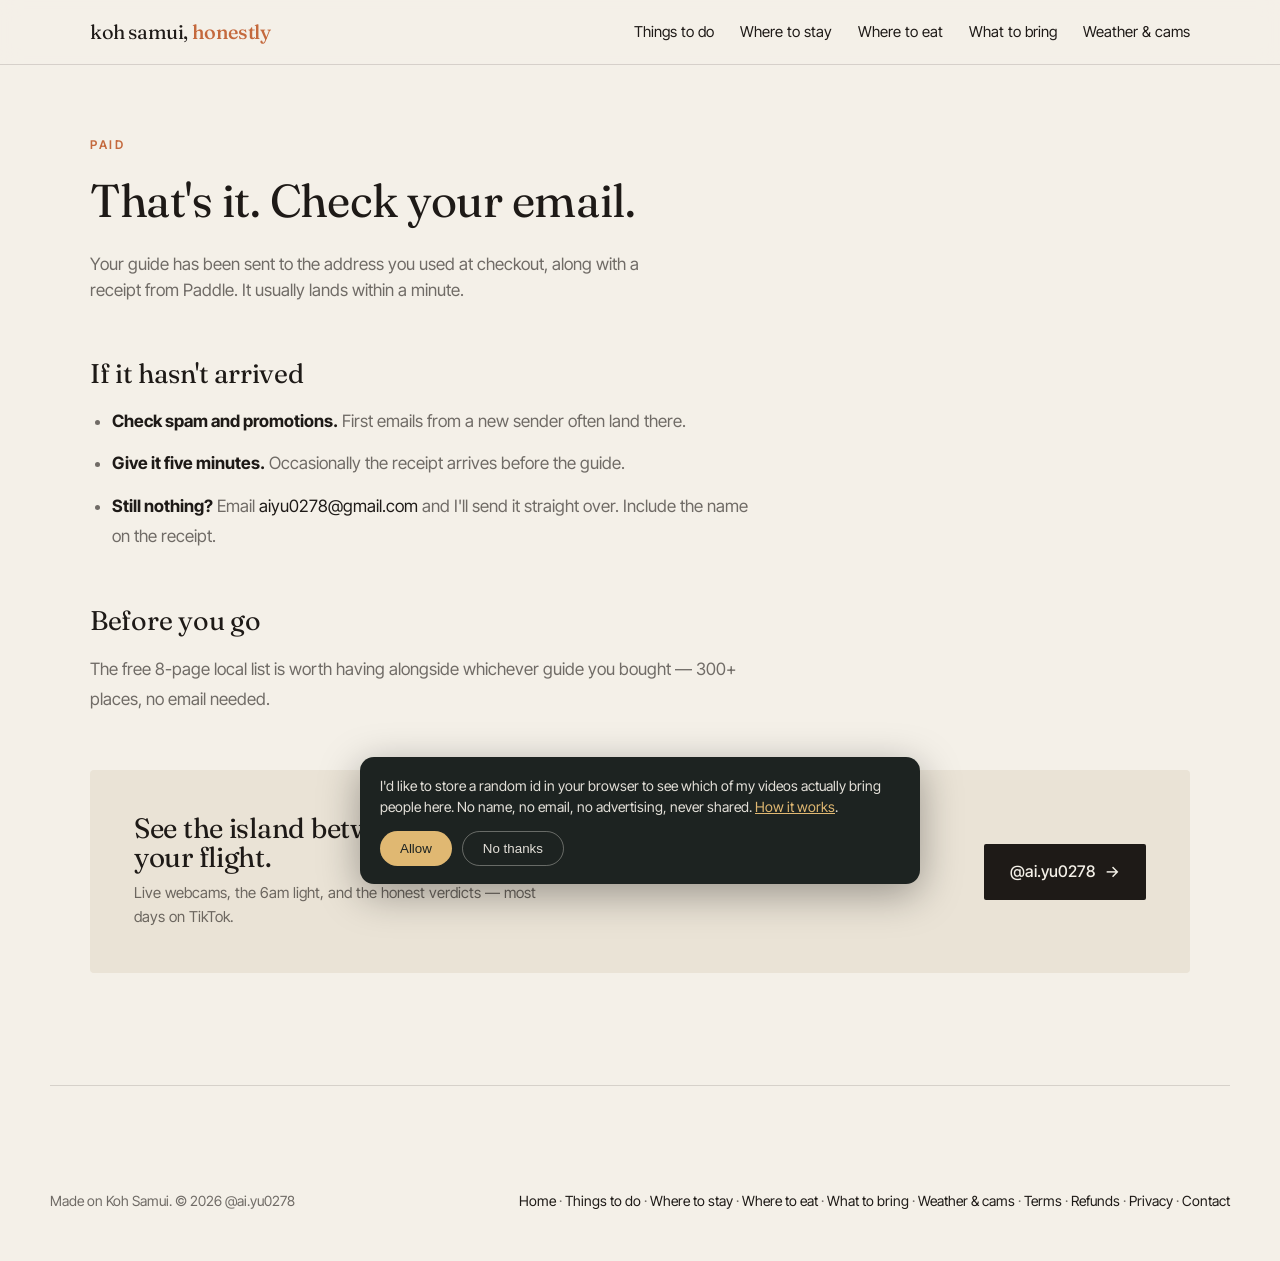
<file: thank-you.html>
<!DOCTYPE html>
<html lang="en">
<head>
<meta charset="UTF-8" />
<meta name="viewport" content="width=device-width, initial-scale=1.0" />
<title>Thank you — Koh Samui, Honestly</title>
<meta name="description" content="Your guide is on its way." />
<link rel="canonical" href="https://samuihonestly.com/thank-you" />
<meta name="robots" content="noindex, nofollow" />
<link rel="icon" href="/favicon.ico" sizes="any" />
<link rel="apple-touch-icon" href="/apple-touch-icon.png" />
<meta name="theme-color" content="#F4F0E8" />
<link rel="preconnect" href="https://fonts.googleapis.com">
<link rel="preconnect" href="https://fonts.gstatic.com" crossorigin>
<link href="https://fonts.googleapis.com/css2?family=Fraunces:opsz,wght@9..144,300;9..144,400;9..144,500;9..144,600&family=Inter+Tight:wght@300;400;500;600&display=swap" rel="stylesheet">
<link rel="stylesheet" href="/assets/style.css">
</head>
<body>
<nav class="nav"><div class="nav-in">
    <div class="logo"><a href="/">koh samui, <b>honestly</b></a></div>
    <div class="nav-links"><a href="/things-to-do">Things to do</a><a href="/where-to-stay">Where to stay</a><a href="/where-to-eat">Where to eat</a><a href="/what-to-bring">What to bring</a><a href="/weather">Weather &amp; cams</a></div>
  </div></nav>

<main class="wrap">
<section class="sec sec-first">
  <div class="legal">
    <div class="eyebrow">Paid</div>
    <h1 class="big">That's it. Check your email.</h1>
    <p class="lead">Your guide has been sent to the address you used at checkout, along with a receipt from Paddle. It usually lands within a minute.</p>

    <h2>If it hasn't arrived</h2>
    <ul>
      <li><b>Check spam and promotions.</b> First emails from a new sender often land there.</li>
      <li><b>Give it five minutes.</b> Occasionally the receipt arrives before the guide.</li>
      <li><b>Still nothing?</b> Email <a class="linkline" href="mailto:aiyu0278@gmail.com">aiyu0278@gmail.com</a> and I'll send it straight over. Include the name on the receipt.</li>
    </ul>

    <h2>Before you go</h2>
    <p>The free 8-page local list is worth having alongside whichever guide you bought &mdash; 300+ places, no email needed.</p>
  </div>

  <div class="pagecta reveal">
    <div>
      <h3>See the island between now and your flight.</h3>
      <p>Live webcams, the 6am light, and the honest verdicts &mdash; most days on TikTok.</p>
    </div>
    <a href="https://www.tiktok.com/@ai.yu0278" target="_blank" rel="noreferrer" class="btn btn-primary">@ai.yu0278 <span class="arrow">&rarr;</span></a>
  </div>
</section>
</main>

<footer class="wrap foot">
  <div class="reveal in">
    <div class="foot-row">
      <span>Made on Koh Samui. &copy; 2026 @ai.yu0278</span>
      <span><a class="linkline" href="/">Home</a> &middot; <a class="linkline" href="/things-to-do">Things to do</a> &middot; <a class="linkline" href="/where-to-stay">Where to stay</a> &middot; <a class="linkline" href="/where-to-eat">Where to eat</a> &middot; <a class="linkline" href="/what-to-bring">What to bring</a> &middot; <a class="linkline" href="/weather">Weather &amp; cams</a> &middot; <a class="linkline" href="/terms">Terms</a> &middot; <a class="linkline" href="/refund-policy">Refunds</a> &middot; <a class="linkline" href="/privacy">Privacy</a> &middot; <a class="linkline" href="mailto:aiyu0278@gmail.com">Contact</a></span>
    </div>
  </div>
</footer>

<script>
var io=new IntersectionObserver(function(e){e.forEach(function(x){if(x.isIntersecting){x.target.classList.add("in");io.unobserve(x.target);}})},{threshold:.12});
document.querySelectorAll(".reveal").forEach(function(el){io.observe(el)});
</script>
<script defer src="/assets/track.js"></script>
</body>
</html>
</file>
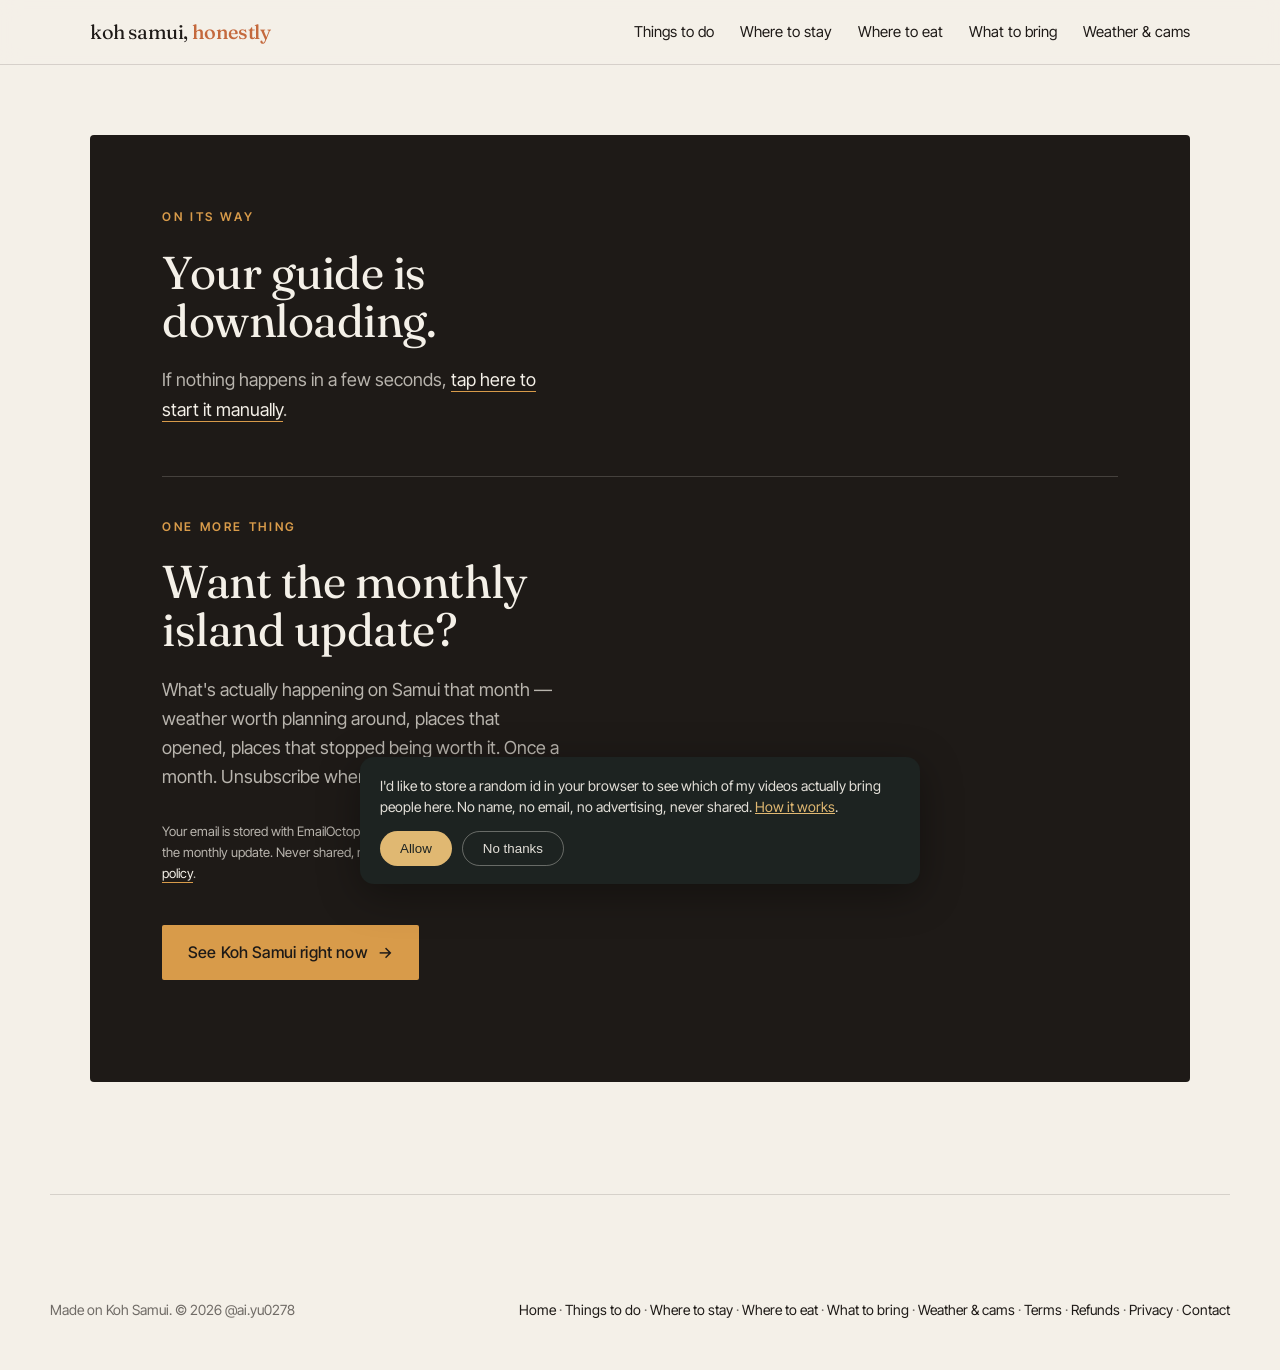
<file: thanks.html>
<!DOCTYPE html>
<html lang="en">
<head>
<meta charset="UTF-8" />
<meta name="viewport" content="width=device-width, initial-scale=1.0" />
<title>Your guide is downloading — Koh Samui, Honestly</title>
<meta name="robots" content="noindex, nofollow" />
<link rel="icon" href="/favicon.ico" sizes="any" />
<link rel="apple-touch-icon" href="/apple-touch-icon.png" />
<meta name="theme-color" content="#F4F0E8" />
<link rel="preconnect" href="https://fonts.googleapis.com">
<link rel="preconnect" href="https://fonts.gstatic.com" crossorigin>
<link href="https://fonts.googleapis.com/css2?family=Fraunces:opsz,wght@9..144,300;9..144,400;9..144,500;9..144,600&family=Inter+Tight:wght@300;400;500;600&display=swap" rel="stylesheet">
<link rel="stylesheet" href="assets/style.css">
</head>
<body>

<nav class="nav"><div class="nav-in">
    <div class="logo"><a href="/">koh samui, <b>honestly</b></a></div>
    <div class="nav-links"><a href="/things-to-do">Things to do</a><a href="/where-to-stay">Where to stay</a><a href="/where-to-eat">Where to eat</a><a href="/what-to-bring">What to bring</a><a href="/weather">Weather &amp; cams</a></div>
  </div></nav>

<main class="wrap">
<section class="sec sec-first">
  <div class="capture">
    <div class="eyebrow">On its way</div>
    <h2>Your guide is downloading.</h2>
    <p>If nothing happens in a few seconds, <a class="linkline" id="manual" href="assets/koh-samui-local-list.pdf" download="Koh Samui Local List — ai.yu0278.pdf">tap here to start it manually</a>.</p>

    <div class="capture-split">
      <div class="eyebrow">One more thing</div>
      <h2>Want the monthly island update?</h2>
      <p>What's actually happening on Samui that month — weather worth planning around, places that opened, places that stopped being worth it. Once a month. Unsubscribe whenever.</p>

      <!-- ============================================================
           EMAIL OPT-IN
           Paste the EmailOctopus embed form directly below this comment.
           EmailOctopus → your list → Forms → Embedded → copy the HTML.
           Keep the heading and paragraph above: they do the persuading.
           ============================================================ -->

      <div class="eo-form">
        <script async src="https://eocampaign1.com/form/aaba1f62-9afe-11f1-ad59-fd59221ee27a.js" data-form="aaba1f62-9afe-11f1-ad59-fd59221ee27a"></script>
      </div>
        <p class="consent" style="margin-top:6px">Your email is stored with EmailOctopus and used only for the monthly update. Never shared, never sold — <a class="linkline" href="/privacy">privacy policy</a>.</p>

    </div>

    <p style="margin-top:40px"><a class="btn btn-ochre" href="/weather">See Koh Samui right now <span class="arrow">&rarr;</span></a></p>
  </div>
</section>
</main>

<footer class="wrap foot">
  <div>
    <div class="foot-row">
      <span>Made on Koh Samui. &copy; 2026 @ai.yu0278</span>
      <span><a class="linkline" href="/">Home</a> &middot; <a class="linkline" href="/things-to-do">Things to do</a> &middot; <a class="linkline" href="/where-to-stay">Where to stay</a> &middot; <a class="linkline" href="/where-to-eat">Where to eat</a> &middot; <a class="linkline" href="/what-to-bring">What to bring</a> &middot; <a class="linkline" href="/weather">Weather &amp; cams</a> &middot; <a class="linkline" href="/terms">Terms</a> &middot; <a class="linkline" href="/refund-policy">Refunds</a> &middot; <a class="linkline" href="/privacy">Privacy</a> &middot; <a class="linkline" href="mailto:aiyu0278@gmail.com">Contact</a></span>
    </div>
  </div>
</footer>

<script>
// Start the download automatically, just after the analytics beacon has fired.
setTimeout(function(){
  var a = document.createElement('a');
  a.href = 'assets/koh-samui-local-list.pdf';
  a.setAttribute('download', 'Koh Samui Local List — ai.yu0278.pdf');
  document.body.appendChild(a);
  a.click();
  document.body.removeChild(a);
}, 700);

if (window.plausible) { window.plausible('Guide Download'); }

// The embedded form paints its own messages with inline colours that external CSS
// cannot override. Force every bit of text it injects to read on the dark panel.
(function(){
  var CREAM = 'rgba(244,240,232,.88)';
  function paint(root){
    if(!root || !root.querySelectorAll) return;
    root.querySelectorAll('*').forEach(function(el){
      var t = el.tagName;
      if(t === 'INPUT' || t === 'BUTTON' || t === 'SELECT' || t === 'TEXTAREA') return;
      if(el.querySelector && el.querySelector('input,button')) { /* wrapper: still safe to colour */ }
      el.style.setProperty('color', CREAM, 'important');
      if(el.shadowRoot) paint(el.shadowRoot);
    });
  }
  var host = document.querySelector('.eo-form');
  if(!host) return;
  paint(host);
  new MutationObserver(function(){ paint(host); }).observe(host, {childList:true, subtree:true});
})();
</script>
<script defer src="/assets/track.js"></script>
</body>
</html>
</file>
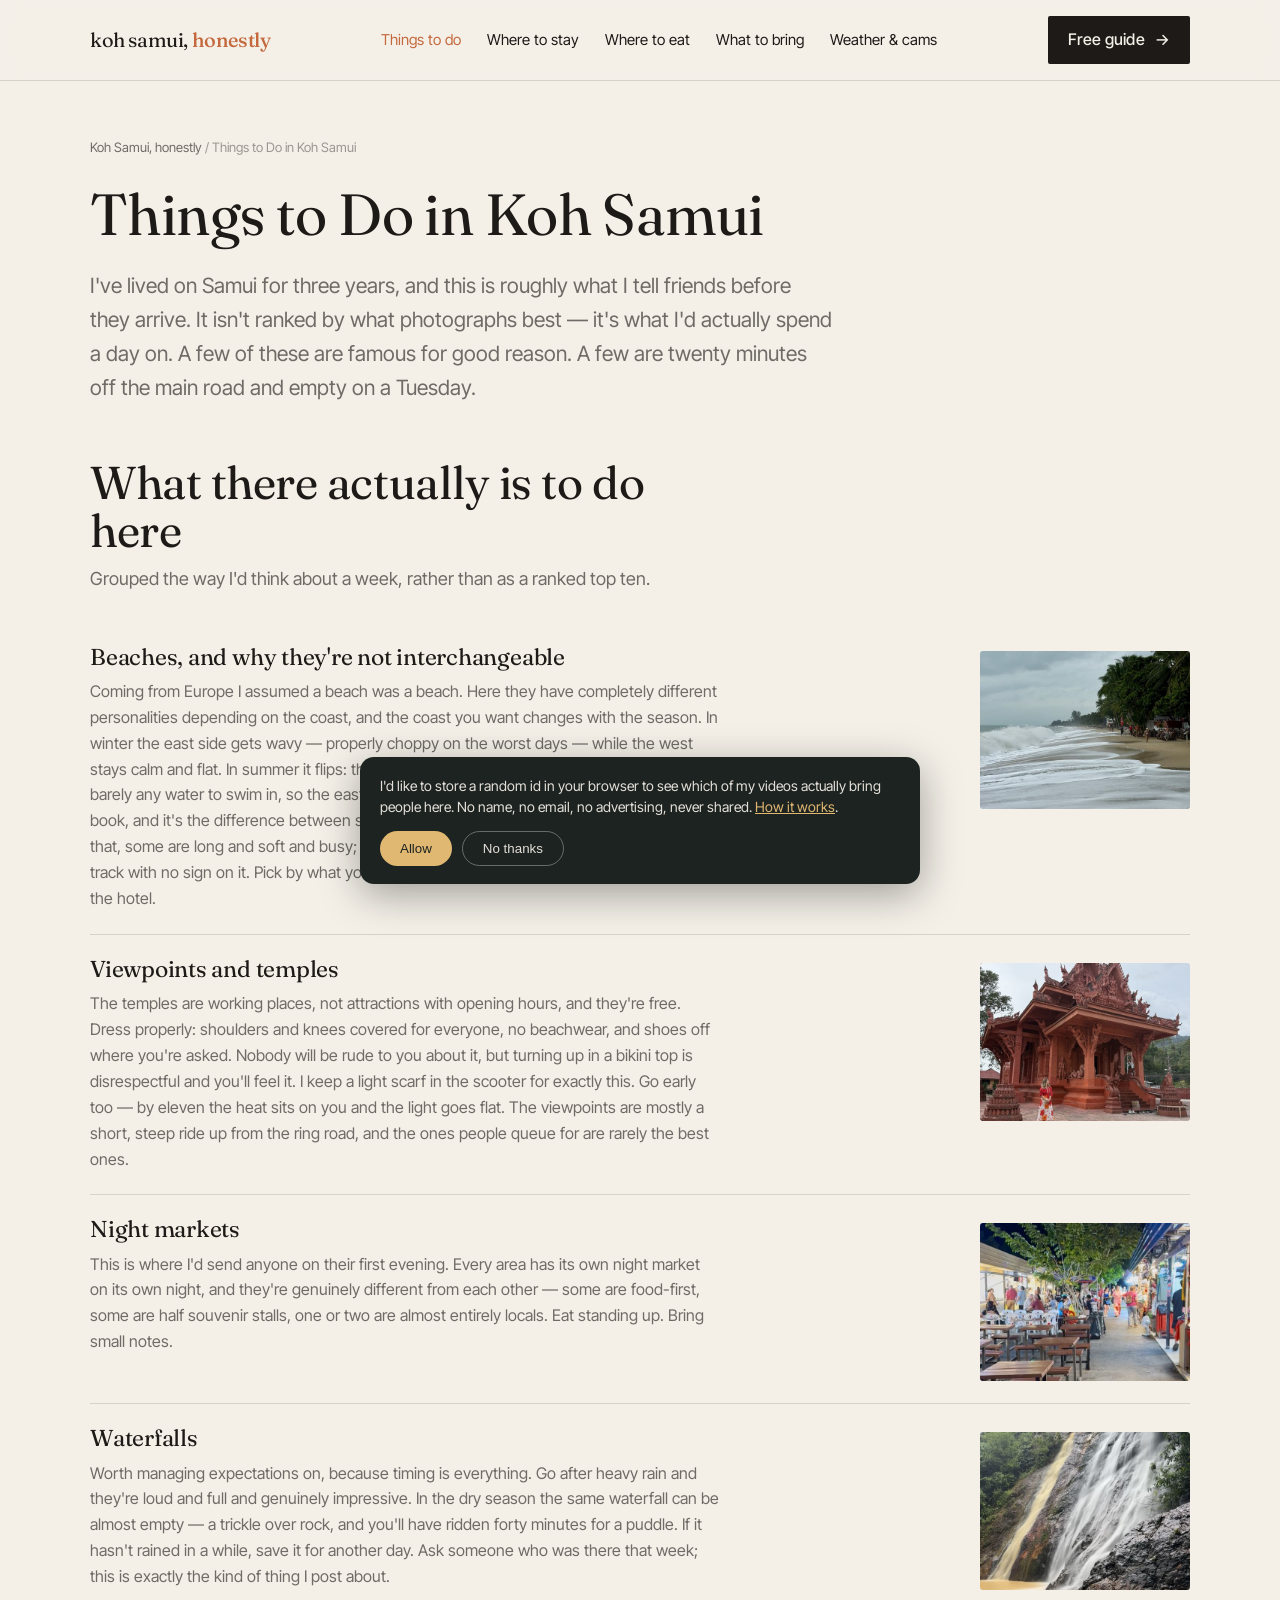
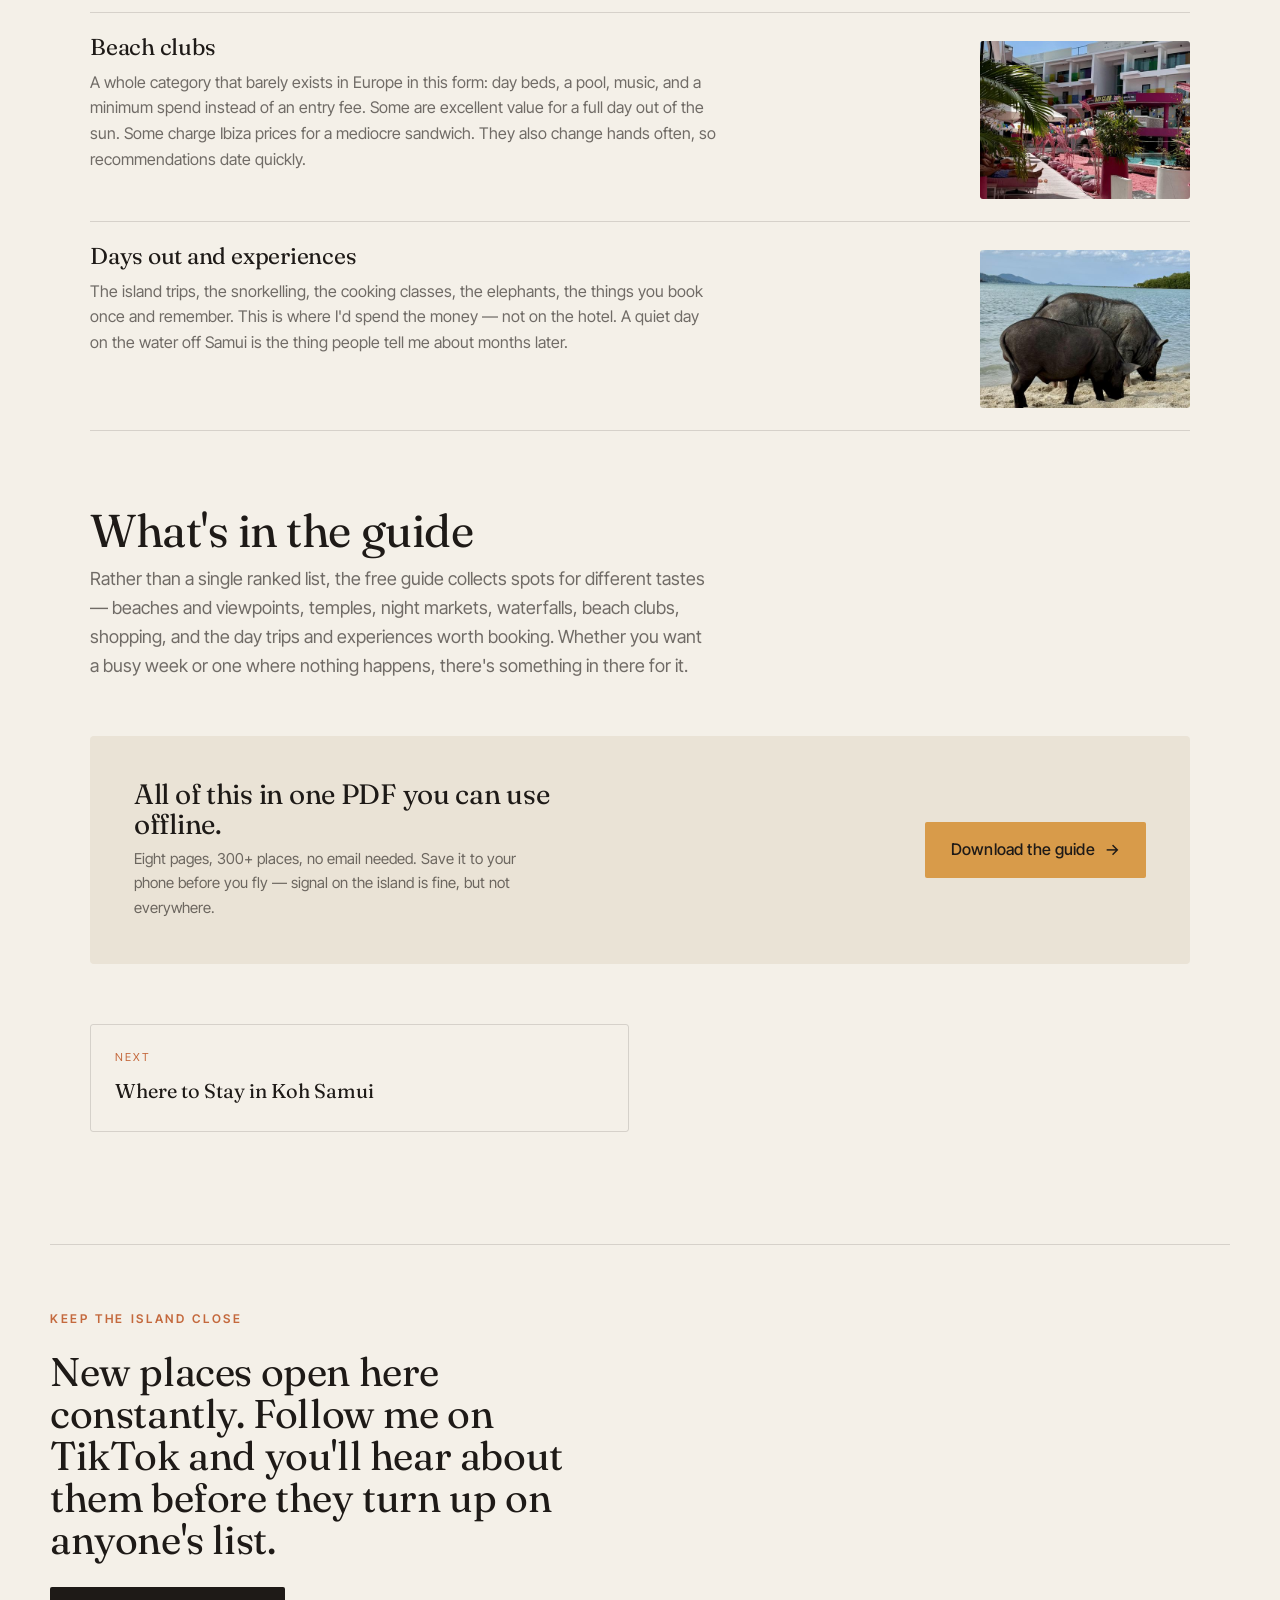
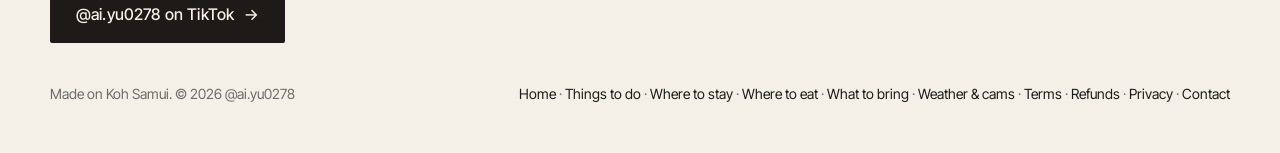
<file: things-to-do.html>
<!DOCTYPE html>
<html lang="en">
<head>
<meta charset="UTF-8" />
<meta name="viewport" content="width=device-width, initial-scale=1.0" />
<title>Things to Do in Koh Samui — an honest local list (2026)</title>
<meta name="description" content="What to do in Koh Samui: beaches, viewpoints, temples, night markets, waterfalls, beach clubs and day trips — an honest guide from someone who lives on the island." />
<link rel="canonical" href="https://samuihonestly.com/things-to-do" />
<meta property="og:type" content="website" />
<meta property="og:title" content="Things to Do in Koh Samui — an honest local list (2026)" />
<meta property="og:description" content="Beaches, temples, night markets, waterfalls and day trips in Koh Samui — an honest local guide." />
<meta property="og:image" content="https://samuihonestly.com/assets/hub-things-to-do.jpg" />
<meta property="og:url" content="https://samuihonestly.com/things-to-do" />
<meta property="og:locale" content="en_GB" />
<meta name="twitter:card" content="summary_large_image" />
<meta name="twitter:title" content="Things to Do in Koh Samui — an honest local list (2026)" />
<meta name="twitter:description" content="Beaches, temples, night markets and day trips in Koh Samui — an honest local guide." />
<meta name="twitter:image" content="https://samuihonestly.com/assets/hub-things-to-do.jpg" />
<link rel="icon" href="/favicon.ico" sizes="any" />
<link rel="apple-touch-icon" href="/apple-touch-icon.png" />
<meta name="theme-color" content="#F4F0E8" />
<link rel="preconnect" href="https://fonts.googleapis.com">
<link rel="preconnect" href="https://fonts.gstatic.com" crossorigin>
<link href="https://fonts.googleapis.com/css2?family=Fraunces:opsz,wght@9..144,300;9..144,400;9..144,500;9..144,600&family=Inter+Tight:wght@300;400;500;600&display=swap" rel="stylesheet">
<link rel="stylesheet" href="assets/style.css">
<script type="application/ld+json">{"@context": "https://schema.org", "@type": "Article", "headline": "Things to Do in Koh Samui \u2014 an honest local list", "description": "What to do in Koh Samui \u2014 beaches, viewpoints, temples, night markets, waterfalls, beach clubs and day trips, explained by a three-year resident.", "author": {"@type": "Person", "name": "Yu", "alternateName": "@ai.yu0278"}, "about": [{"@type": "Place", "name": "Koh Samui, Surat Thani, Thailand"}], "inLanguage": "en-GB"}</script>
<script type="application/ld+json">{"@context": "https://schema.org", "@type": "BreadcrumbList", "itemListElement": [{"@type": "ListItem", "position": 1, "name": "Home", "item": "https://samuihonestly.com/"}, {"@type": "ListItem", "position": 2, "name": "Things to Do in Koh Samui", "item": "https://samuihonestly.com/things-to-do"}]}</script>
</head>
<body>

<nav class="nav"><div class="nav-in">
    <div class="logo"><a href="/">koh samui, <b>honestly</b></a></div>
    <div class="nav-links"><a href="/things-to-do" aria-current="page">Things to do</a><a href="/where-to-stay">Where to stay</a><a href="/where-to-eat">Where to eat</a><a href="/what-to-bring">What to bring</a><a href="/weather">Weather &amp; cams</a></div>
    <a href="/#get" class="btn btn-primary hide-sm" style="padding:11px 20px">Free guide <span class="arrow">&rarr;</span></a>
  </div></nav>
<main class="wrap">
<div class="page-head"><div class="crumb"><a href="/">Koh Samui, honestly</a> / Things to Do in Koh Samui</div>
<h1>Things to Do in Koh Samui</h1><p class="lede">I've lived on Samui for three years, and this is roughly what I tell friends before they arrive. It isn't ranked by what photographs best — it's what I'd actually spend a day on. A few of these are famous for good reason. A few are twenty minutes off the main road and empty on a Tuesday.</p></div>
<section class="sec" style="border-top:none;padding-top:44px"><h2 class="big" style="margin-bottom:8px">What there actually is to do here</h2>
<p class="muted" style="max-width:62ch;margin-bottom:30px">Grouped the way I'd think about a week, rather than as a ranked top ten.</p>
<div class="reveal"><div class="qa qa-img"><div class="qa-txt"><h3>Beaches, and why they're not interchangeable</h3><p>Coming from Europe I assumed a beach was a beach. Here they have completely different personalities depending on the coast, and the coast you want changes with the season. In winter the east side gets wavy — properly choppy on the worst days — while the west stays calm and flat. In summer it flips: the west can go so shallow at low tide that there's barely any water to swim in, so the east is the better bet. Nobody tells you this before you book, and it's the difference between swimming every day and looking at the sea. Beyond that, some are long and soft and busy; others are boulder-strewn coves you reach down a track with no sign on it. Pick by what you want from the day, not by whichever is closest to the hotel.</p></div><img src="assets/sec-beaches.jpg" alt="Waves breaking on a Koh Samui beach on a grey, windy day" loading="lazy" width="560" height="420"></div>
<div class="qa qa-img"><div class="qa-txt"><h3>Viewpoints and temples</h3><p>The temples are working places, not attractions with opening hours, and they're free. Dress properly: shoulders and knees covered for everyone, no beachwear, and shoes off where you're asked. Nobody will be rude to you about it, but turning up in a bikini top is disrespectful and you'll feel it. I keep a light scarf in the scooter for exactly this. Go early too — by eleven the heat sits on you and the light goes flat. The viewpoints are mostly a short, steep ride up from the ring road, and the ones people queue for are rarely the best ones.</p></div><img src="assets/sec-temples.jpg" alt="Red Thai temple with carved wooden roof on Koh Samui" loading="lazy" width="560" height="420"></div>
<div class="qa qa-img"><div class="qa-txt"><h3>Night markets</h3><p>This is where I'd send anyone on their first evening. Every area has its own night market on its own night, and they're genuinely different from each other — some are food-first, some are half souvenir stalls, one or two are almost entirely locals. Eat standing up. Bring small notes.</p></div><img src="assets/sec-night-markets.jpg" alt="Food stalls and crowds at a Koh Samui night market" loading="lazy" width="560" height="420"></div>
<div class="qa qa-img"><div class="qa-txt"><h3>Waterfalls</h3><p>Worth managing expectations on, because timing is everything. Go after heavy rain and they're loud and full and genuinely impressive. In the dry season the same waterfall can be almost empty — a trickle over rock, and you'll have ridden forty minutes for a puddle. If it hasn't rained in a while, save it for another day. Ask someone who was there that week; this is exactly the kind of thing I post about.</p></div><img src="assets/sec-waterfalls.jpg" alt="Waterfall running over rock in the Koh Samui jungle" loading="lazy" width="560" height="420"></div>
<div class="qa qa-img"><div class="qa-txt"><h3>Beach clubs</h3><p>A whole category that barely exists in Europe in this form: day beds, a pool, music, and a minimum spend instead of an entry fee. Some are excellent value for a full day out of the sun. Some charge Ibiza prices for a mediocre sandwich. They also change hands often, so recommendations date quickly.</p></div><img src="assets/sec-beach-clubs.jpg" alt="Loungers and pool at a Koh Samui beach club" loading="lazy" width="560" height="420"></div>
<div class="qa qa-img"><div class="qa-txt"><h3>Days out and experiences</h3><p>The island trips, the snorkelling, the cooking classes, the elephants, the things you book once and remember. This is where I'd spend the money — not on the hotel. A quiet day on the water off Samui is the thing people tell me about months later.</p></div><img src="assets/sec-experiences.jpg" alt="A day out on the water off Koh Samui" loading="lazy" width="560" height="420"></div>
</div>
<h2 class="big" style="margin:76px 0 8px">What's in the guide</h2>
<p class="muted" style="max-width:62ch">Rather than a single ranked list, the free guide collects spots for different tastes — beaches and viewpoints, temples, night markets, waterfalls, beach clubs, shopping, and the day trips and experiences worth booking. Whether you want a busy week or one where nothing happens, there's something in there for it.</p>
<div class="pagecta reveal">
    <div>
      <h3>All of this in one PDF you can use offline.</h3>
      <p>Eight pages, 300+ places, no email needed. Save it to your phone before you fly — signal on the island is fine, but not everywhere.</p>
    </div>
    <a class="btn btn-ochre" href="/thanks">Download the guide <span class="arrow">&rarr;</span></a>
  </div>
<div class="nextprev reveal"><a class="npcard" href="/where-to-stay"><small>Next</small><span>Where to Stay in Koh Samui</span></a></div>
</section></main>
<footer class="wrap foot">
  <div class="reveal">
    <div class="eyebrow">Keep the island close</div>
    <h2>New places open here constantly. Follow me on TikTok and you'll hear about them before they turn up on anyone's list.</h2>
    <a href="https://www.tiktok.com/@ai.yu0278" target="_blank" rel="noreferrer" class="btn btn-primary">@ai.yu0278 on TikTok <span class="arrow">&rarr;</span></a>
    <div class="foot-row">
      <span>Made on Koh Samui. &copy; 2026 @ai.yu0278</span>
      <span><a class="linkline" href="/">Home</a> &middot; <a class="linkline" href="/things-to-do">Things to do</a> &middot; <a class="linkline" href="/where-to-stay">Where to stay</a> &middot; <a class="linkline" href="/where-to-eat">Where to eat</a> &middot; <a class="linkline" href="/what-to-bring">What to bring</a> &middot; <a class="linkline" href="/weather">Weather &amp; cams</a> &middot; <a class="linkline" href="/terms">Terms</a> &middot; <a class="linkline" href="/refund-policy">Refunds</a> &middot; <a class="linkline" href="/privacy">Privacy</a> &middot; <a class="linkline" href="mailto:aiyu0278@gmail.com">Contact</a></span>
    </div>
  </div>
</footer>
<script>
var io=new IntersectionObserver(function(e){e.forEach(function(x){if(x.isIntersecting){x.target.classList.add('in');io.unobserve(x.target);}})},{threshold:.12});
document.querySelectorAll('.reveal').forEach(function(el){io.observe(el)});
</script>
<script defer src="/assets/track.js"></script>
</body>
</html>
</file>
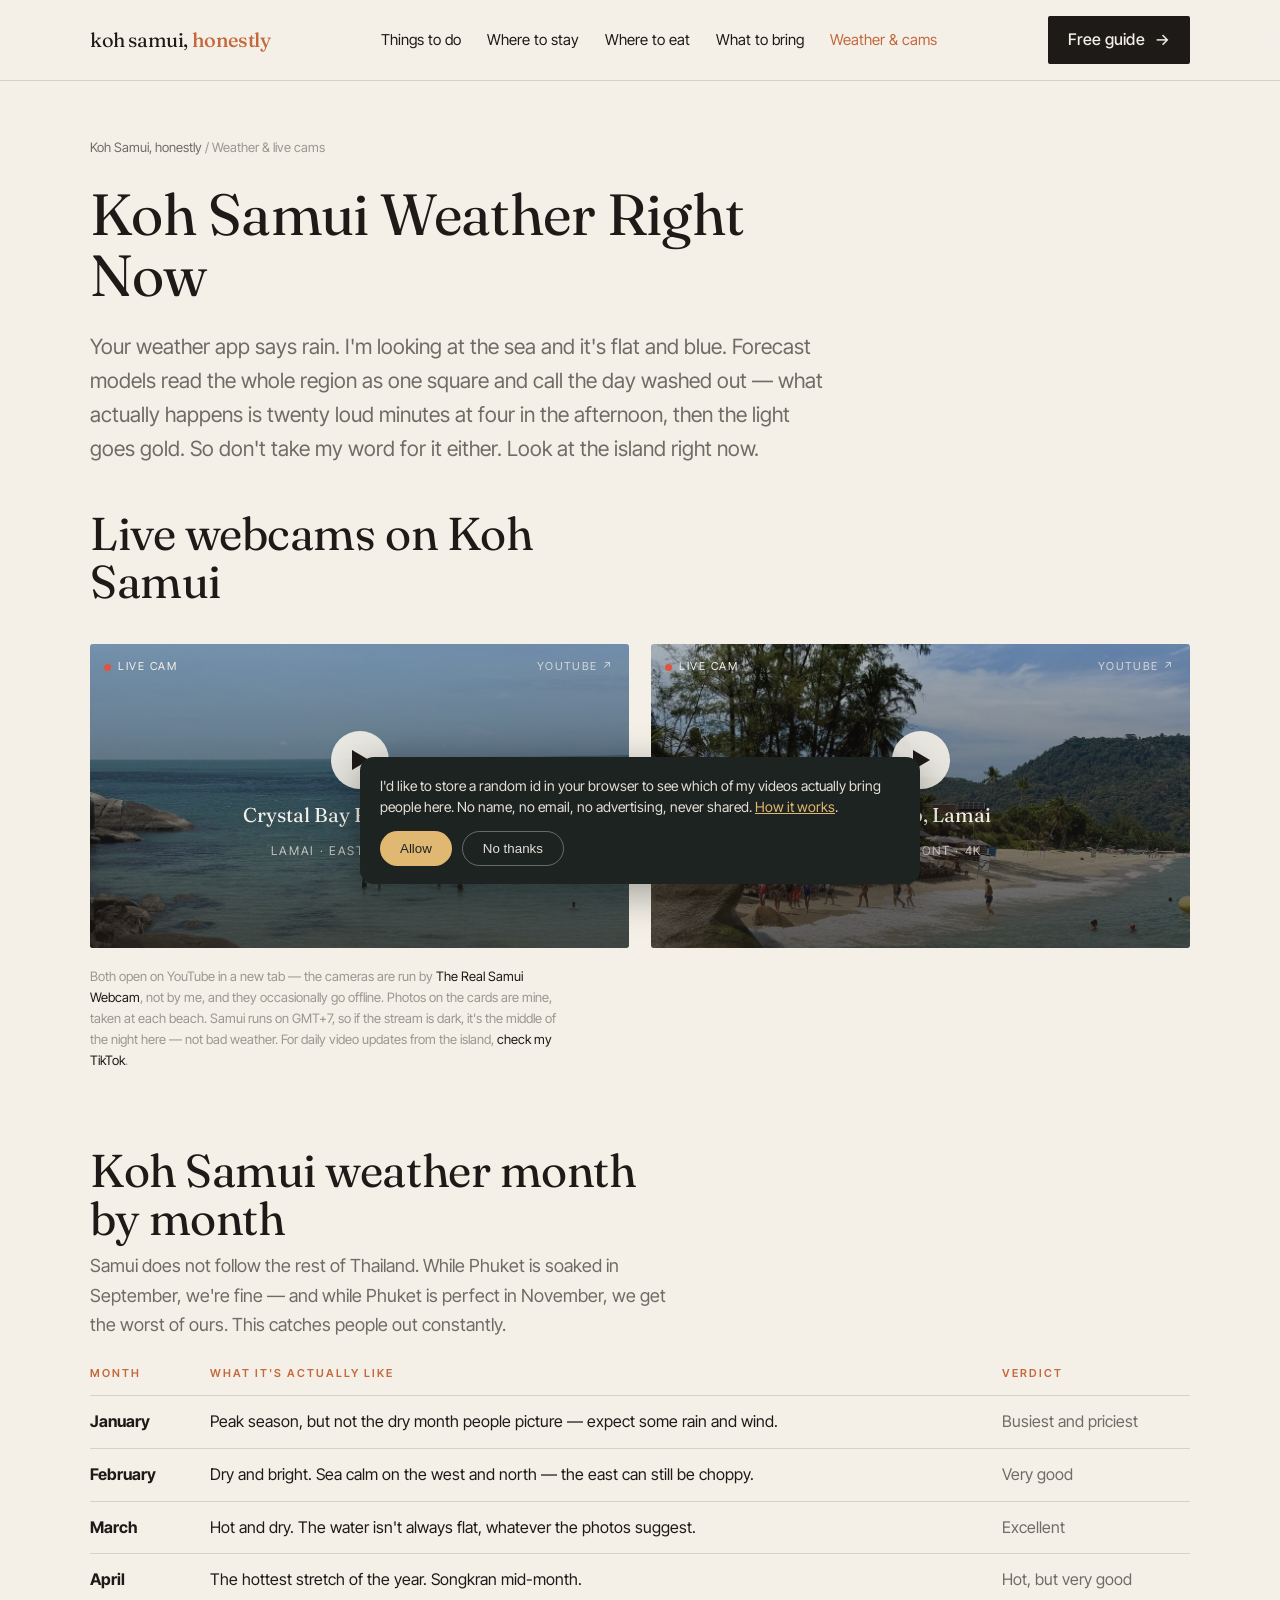
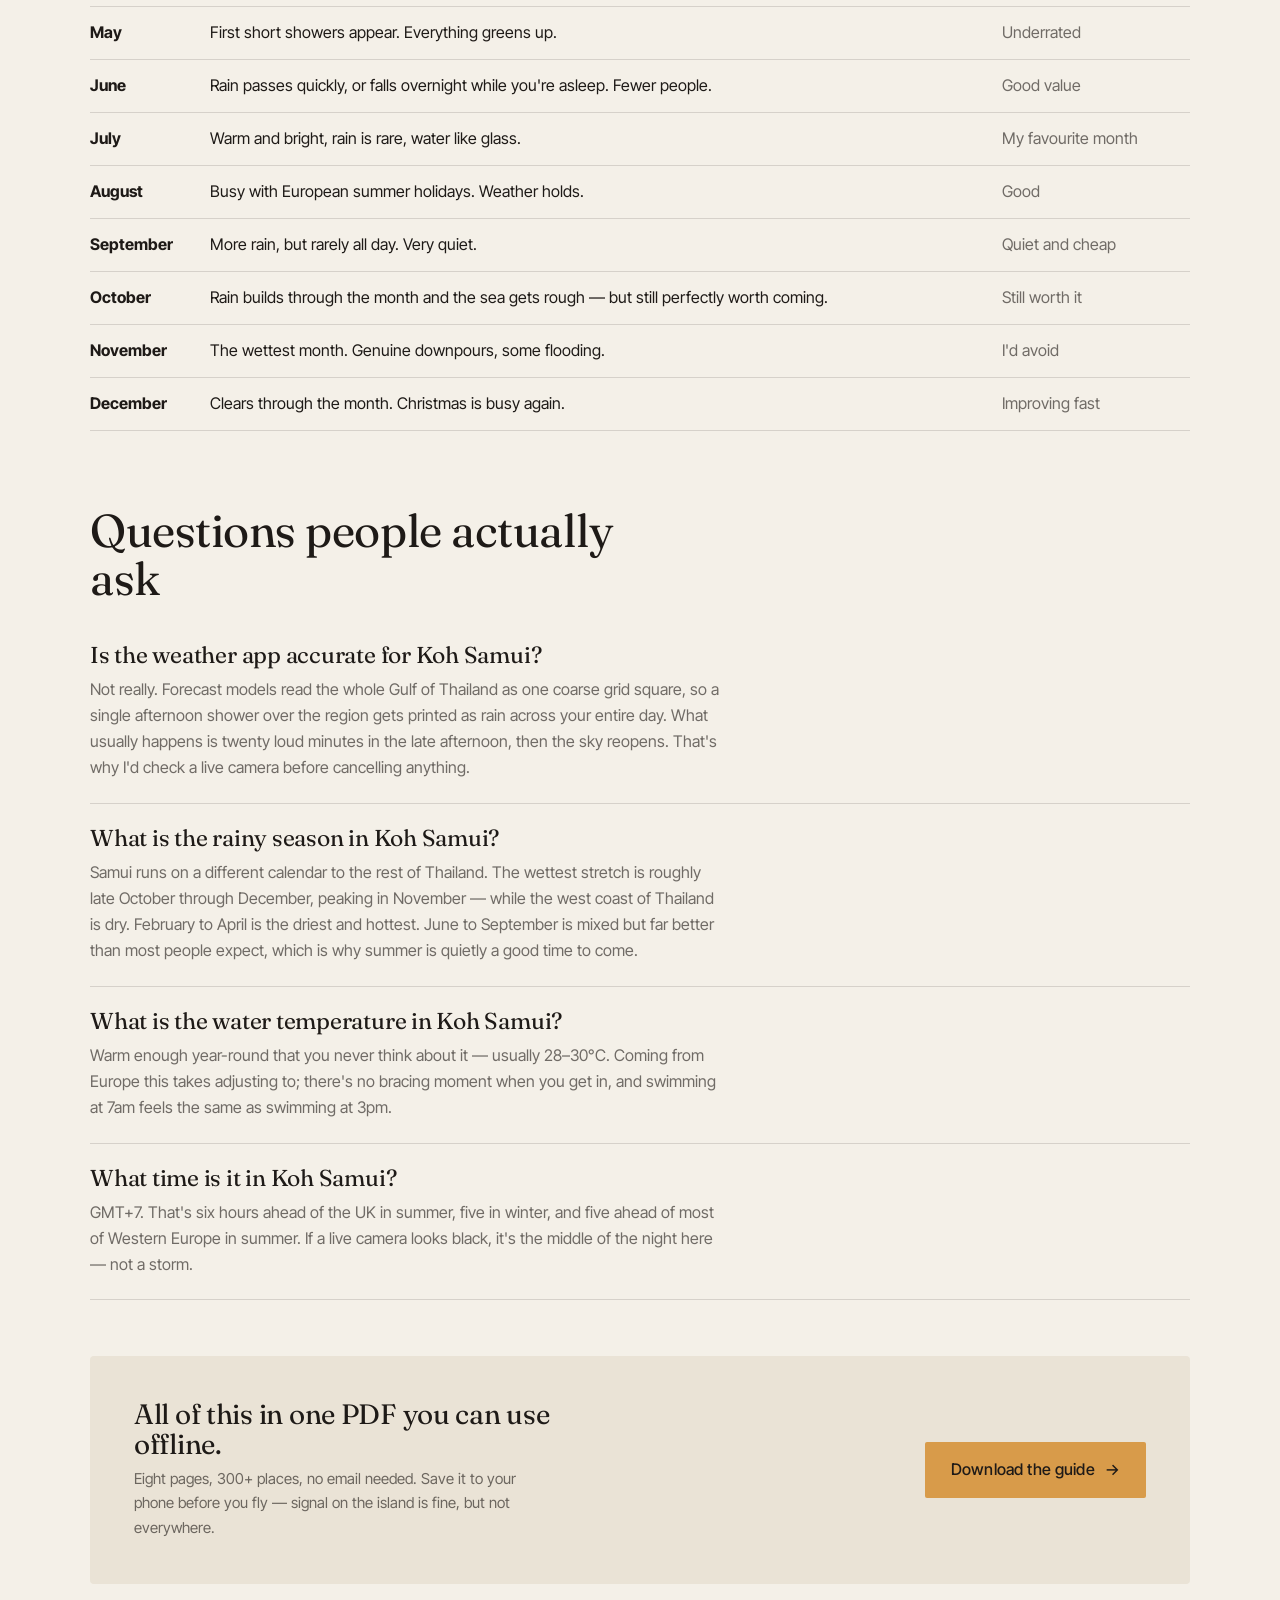
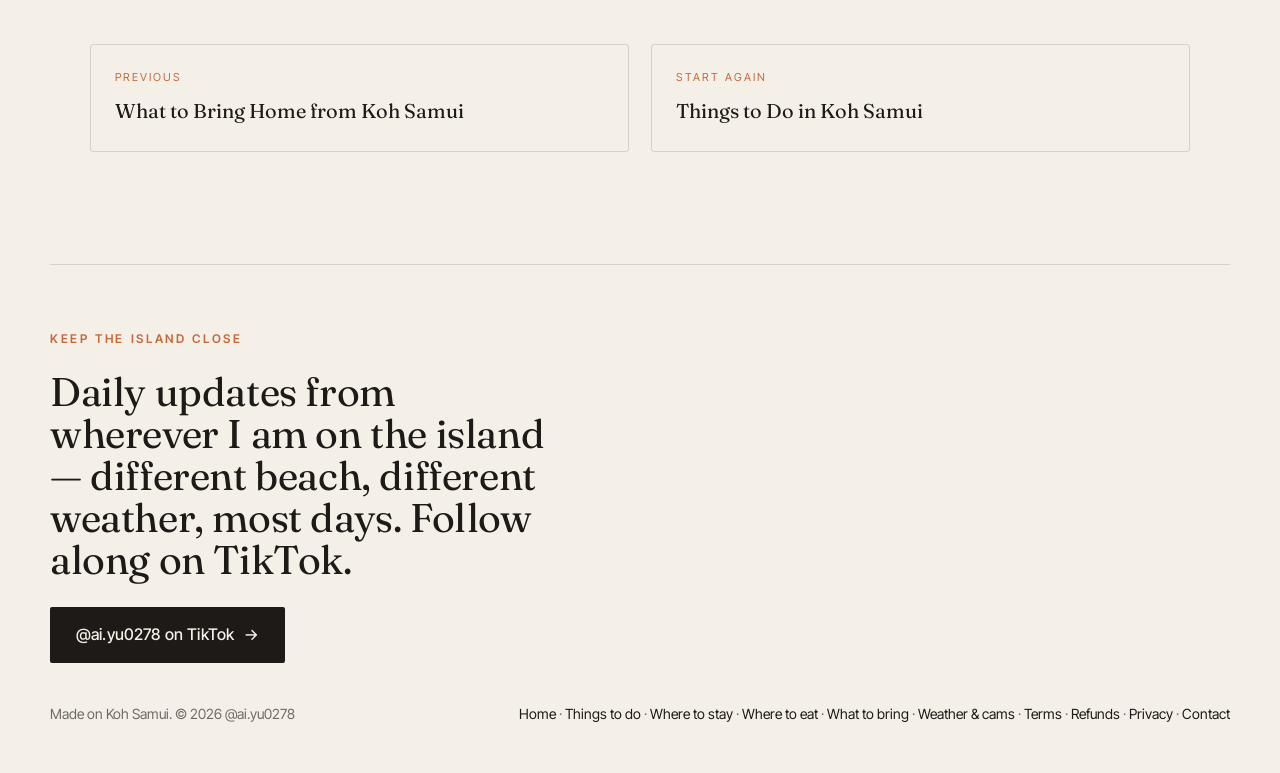
<file: weather.html>
<!DOCTYPE html>
<html lang="en">
<head>
<meta charset="UTF-8" />
<meta name="viewport" content="width=device-width, initial-scale=1.0" />
<title>Koh Samui Weather Right Now — live webcams and what the forecast gets wrong</title>
<meta name="description" content="See Koh Samui weather right now on live beach webcams, plus an honest month-by-month guide to rainy season, heat and sea temperature from someone who lives on the island." />
<link rel="canonical" href="https://samuihonestly.com/weather" />
<meta property="og:type" content="website" />
<meta property="og:title" content="Koh Samui Weather Right Now — live webcams and what the forecast gets wrong" />
<meta property="og:description" content="See Koh Samui weather right now on live beach webcams, plus an honest month-by-month guide to rainy season, heat and sea temperature from someone who lives on the island." />
<meta property="og:image" content="https://samuihonestly.com/assets/cam-1.jpg" />
<meta property="og:url" content="https://samuihonestly.com/weather" />
<meta property="og:locale" content="en_GB" />
<meta name="twitter:card" content="summary_large_image" />
<meta name="twitter:title" content="Koh Samui Weather Right Now — live webcams and what the forecast gets wrong" />
<meta name="twitter:description" content="See Koh Samui weather right now on live beach webcams, plus an honest month-by-month guide to rainy season, heat and sea temperature from someone who lives on the island." />
<meta name="twitter:image" content="https://samuihonestly.com/assets/cam-1.jpg" />
<link rel="icon" href="/favicon.ico" sizes="any" />
<link rel="apple-touch-icon" href="/apple-touch-icon.png" />
<meta name="theme-color" content="#F4F0E8" />
<link rel="preconnect" href="https://fonts.googleapis.com">
<link rel="preconnect" href="https://fonts.gstatic.com" crossorigin>
<link href="https://fonts.googleapis.com/css2?family=Fraunces:opsz,wght@9..144,300;9..144,400;9..144,500;9..144,600&family=Inter+Tight:wght@300;400;500;600&display=swap" rel="stylesheet">
<link rel="stylesheet" href="assets/style.css">
<script type="application/ld+json">{"@context": "https://schema.org", "@type": "FAQPage", "mainEntity": [{"@type": "Question", "name": "Is the weather app accurate for Koh Samui?", "acceptedAnswer": {"@type": "Answer", "text": "Not really. Forecast models read the whole Gulf of Thailand as one coarse grid square, so a single afternoon shower over the region gets printed as rain across your entire day. What usually happens is twenty loud minutes in the late afternoon, then the sky reopens. That's why I'd check a live camera before cancelling anything."}}, {"@type": "Question", "name": "What is the rainy season in Koh Samui?", "acceptedAnswer": {"@type": "Answer", "text": "Samui runs on a different calendar to the rest of Thailand. The wettest stretch is roughly late October through December, peaking in November \u2014 while the west coast of Thailand is dry. February to April is the driest and hottest. June to September is mixed but far better than most people expect, which is why summer is quietly a good time to come."}}, {"@type": "Question", "name": "What is the water temperature in Koh Samui?", "acceptedAnswer": {"@type": "Answer", "text": "Warm enough year-round that you never think about it \u2014 usually 28\u201330\u00b0C. Coming from Europe this takes adjusting to; there's no bracing moment when you get in, and swimming at 7am feels the same as swimming at 3pm."}}, {"@type": "Question", "name": "What time is it in Koh Samui?", "acceptedAnswer": {"@type": "Answer", "text": "GMT+7. That's six hours ahead of the UK in summer, five in winter, and five ahead of most of Western Europe in summer. If a live camera looks black, it's the middle of the night here \u2014 not a storm."}}]}</script>
</head>
<body>

<nav class="nav"><div class="nav-in">
    <div class="logo"><a href="/">koh samui, <b>honestly</b></a></div>
    <div class="nav-links"><a href="/things-to-do">Things to do</a><a href="/where-to-stay">Where to stay</a><a href="/where-to-eat">Where to eat</a><a href="/what-to-bring">What to bring</a><a href="/weather" aria-current="page">Weather &amp; cams</a></div>
    <a href="/#get" class="btn btn-primary hide-sm" style="padding:11px 20px">Free guide <span class="arrow">&rarr;</span></a>
  </div></nav>
<main class="wrap">
<div class="page-head"><div class="crumb"><a href="/">Koh Samui, honestly</a> / Weather &amp; live cams</div>
<h1>Koh Samui Weather Right Now</h1>
<p class="lede">Your weather app says rain. I'm looking at the sea and it's flat and blue. Forecast models read the whole region as one square and call the day washed out — what actually happens is twenty loud minutes at four in the afternoon, then the light goes gold. So don't take my word for it either. Look at the island right now.</p></div>
<section class="sec" style="border-top:none;padding-top:34px">
<h2 class="big" style="margin-bottom:6px">Live webcams on Koh Samui</h2>
<div class="cams reveal">
  <a class="cam" href="https://www.youtube.com/watch?v=Fw9hgttWzIg" target="_blank" rel="noreferrer" style="background-image:url('assets/cam-1.jpg')">
    <span class="cam-live"><span class="cam-dot"></span> Live cam</span><span class="cam-out">YouTube &#8599;</span>
    <span class="cam-face"><span class="cam-play"><svg width="18" height="20" viewBox="0 0 18 20" fill="none"><path d="M17 10L0 20V0l17 10z" fill="#1E1A17"/></svg></span>
    <span class="cam-name">Crystal Bay Beach Resort</span><span class="cam-sub">Lamai &middot; east coast &middot; 4K</span></span>
  </a>
  <a class="cam" href="https://www.youtube.com/watch?v=Tpj0cmMVOd0" target="_blank" rel="noreferrer" style="background-image:url('assets/cam-2.jpg')">
    <span class="cam-live"><span class="cam-dot"></span> Live cam</span><span class="cam-out">YouTube &#8599;</span>
    <span class="cam-face"><span class="cam-play"><svg width="18" height="20" viewBox="0 0 18 20" fill="none"><path d="M17 10L0 20V0l17 10z" fill="#1E1A17"/></svg></span>
    <span class="cam-name">Baobab, Lamai</span><span class="cam-sub">Beachfront &middot; 4K</span></span>
  </a>
</div>
<p class="cam-note reveal">Both open on YouTube in a new tab — the cameras are run by <a class="linkline" href="https://www.youtube.com/@TheRealSamuiWebcam" target="_blank" rel="noreferrer">The Real Samui Webcam</a>, not by me, and they occasionally go offline. Photos on the cards are mine, taken at each beach. Samui runs on GMT+7, so if the stream is dark, it's the middle of the night here — not bad weather. For daily video updates from the island, <a class="linkline" href="https://www.tiktok.com/@ai.yu0278" target="_blank" rel="noreferrer">check my TikTok</a>.</p>
<h2 class="big" style="margin:76px 0 8px">Koh Samui weather month by month</h2>
<p class="muted" style="max-width:60ch;margin-bottom:26px">Samui does not follow the rest of Thailand. While Phuket is soaked in September, we're fine — and while Phuket is perfect in November, we get the worst of ours. This catches people out constantly.</p>
<div class="reveal"><table class="wtable"><thead><tr><th>Month</th><th>What it's actually like</th><th>Verdict</th></tr></thead><tbody><tr><td><b>January</b></td><td>Peak season, but not the dry month people picture — expect some rain and wind.</td><td class="muted">Busiest and priciest</td></tr><tr><td><b>February</b></td><td>Dry and bright. Sea calm on the west and north — the east can still be choppy.</td><td class="muted">Very good</td></tr><tr><td><b>March</b></td><td>Hot and dry. The water isn't always flat, whatever the photos suggest.</td><td class="muted">Excellent</td></tr><tr><td><b>April</b></td><td>The hottest stretch of the year. Songkran mid-month.</td><td class="muted">Hot, but very good</td></tr><tr><td><b>May</b></td><td>First short showers appear. Everything greens up.</td><td class="muted">Underrated</td></tr><tr><td><b>June</b></td><td>Rain passes quickly, or falls overnight while you're asleep. Fewer people.</td><td class="muted">Good value</td></tr><tr><td><b>July</b></td><td>Warm and bright, rain is rare, water like glass.</td><td class="muted">My favourite month</td></tr><tr><td><b>August</b></td><td>Busy with European summer holidays. Weather holds.</td><td class="muted">Good</td></tr><tr><td><b>September</b></td><td>More rain, but rarely all day. Very quiet.</td><td class="muted">Quiet and cheap</td></tr><tr><td><b>October</b></td><td>Rain builds through the month and the sea gets rough — but still perfectly worth coming.</td><td class="muted">Still worth it</td></tr><tr><td><b>November</b></td><td>The wettest month. Genuine downpours, some flooding.</td><td class="muted">I'd avoid</td></tr><tr><td><b>December</b></td><td>Clears through the month. Christmas is busy again.</td><td class="muted">Improving fast</td></tr></tbody></table></div>
<h2 class="big" style="margin:76px 0 18px">Questions people actually ask</h2><div class="reveal">
<div class="qa"><h3>Is the weather app accurate for Koh Samui?</h3><p>Not really. Forecast models read the whole Gulf of Thailand as one coarse grid square, so a single afternoon shower over the region gets printed as rain across your entire day. What usually happens is twenty loud minutes in the late afternoon, then the sky reopens. That's why I'd check a live camera before cancelling anything.</p></div>
<div class="qa"><h3>What is the rainy season in Koh Samui?</h3><p>Samui runs on a different calendar to the rest of Thailand. The wettest stretch is roughly late October through December, peaking in November — while the west coast of Thailand is dry. February to April is the driest and hottest. June to September is mixed but far better than most people expect, which is why summer is quietly a good time to come.</p></div>
<div class="qa"><h3>What is the water temperature in Koh Samui?</h3><p>Warm enough year-round that you never think about it — usually 28–30°C. Coming from Europe this takes adjusting to; there's no bracing moment when you get in, and swimming at 7am feels the same as swimming at 3pm.</p></div>
<div class="qa"><h3>What time is it in Koh Samui?</h3><p>GMT+7. That's six hours ahead of the UK in summer, five in winter, and five ahead of most of Western Europe in summer. If a live camera looks black, it's the middle of the night here — not a storm.</p></div>
</div>
<div class="pagecta reveal">
    <div>
      <h3>All of this in one PDF you can use offline.</h3>
      <p>Eight pages, 300+ places, no email needed. Save it to your phone before you fly — signal on the island is fine, but not everywhere.</p>
    </div>
    <a class="btn btn-ochre" href="/thanks">Download the guide <span class="arrow">&rarr;</span></a>
  </div>
<div class="nextprev reveal"><a class="npcard" href="/what-to-bring"><small>Previous</small><span>What to Bring Home from Koh Samui</span></a><a class="npcard" href="/things-to-do"><small>Start again</small><span>Things to Do in Koh Samui</span></a></div>
</section></main>
<footer class="wrap foot">
  <div class="reveal">
    <div class="eyebrow">Keep the island close</div>
    <h2>Daily updates from wherever I am on the island — different beach, different weather, most days. Follow along on TikTok.</h2>
    <a href="https://www.tiktok.com/@ai.yu0278" target="_blank" rel="noreferrer" class="btn btn-primary">@ai.yu0278 on TikTok <span class="arrow">&rarr;</span></a>
    <div class="foot-row">
      <span>Made on Koh Samui. &copy; 2026 @ai.yu0278</span>
      <span><a class="linkline" href="/">Home</a> &middot; <a class="linkline" href="/things-to-do">Things to do</a> &middot; <a class="linkline" href="/where-to-stay">Where to stay</a> &middot; <a class="linkline" href="/where-to-eat">Where to eat</a> &middot; <a class="linkline" href="/what-to-bring">What to bring</a> &middot; <a class="linkline" href="/weather">Weather &amp; cams</a> &middot; <a class="linkline" href="/terms">Terms</a> &middot; <a class="linkline" href="/refund-policy">Refunds</a> &middot; <a class="linkline" href="/privacy">Privacy</a> &middot; <a class="linkline" href="mailto:aiyu0278@gmail.com">Contact</a></span>
    </div>
  </div>
</footer>
<script>
var io=new IntersectionObserver(function(e){e.forEach(function(x){if(x.isIntersecting){x.target.classList.add('in');io.unobserve(x.target);}})},{threshold:.12});
document.querySelectorAll('.reveal').forEach(function(el){io.observe(el)});
</script>
<script defer src="/assets/track.js"></script>
</body>
</html>
</file>
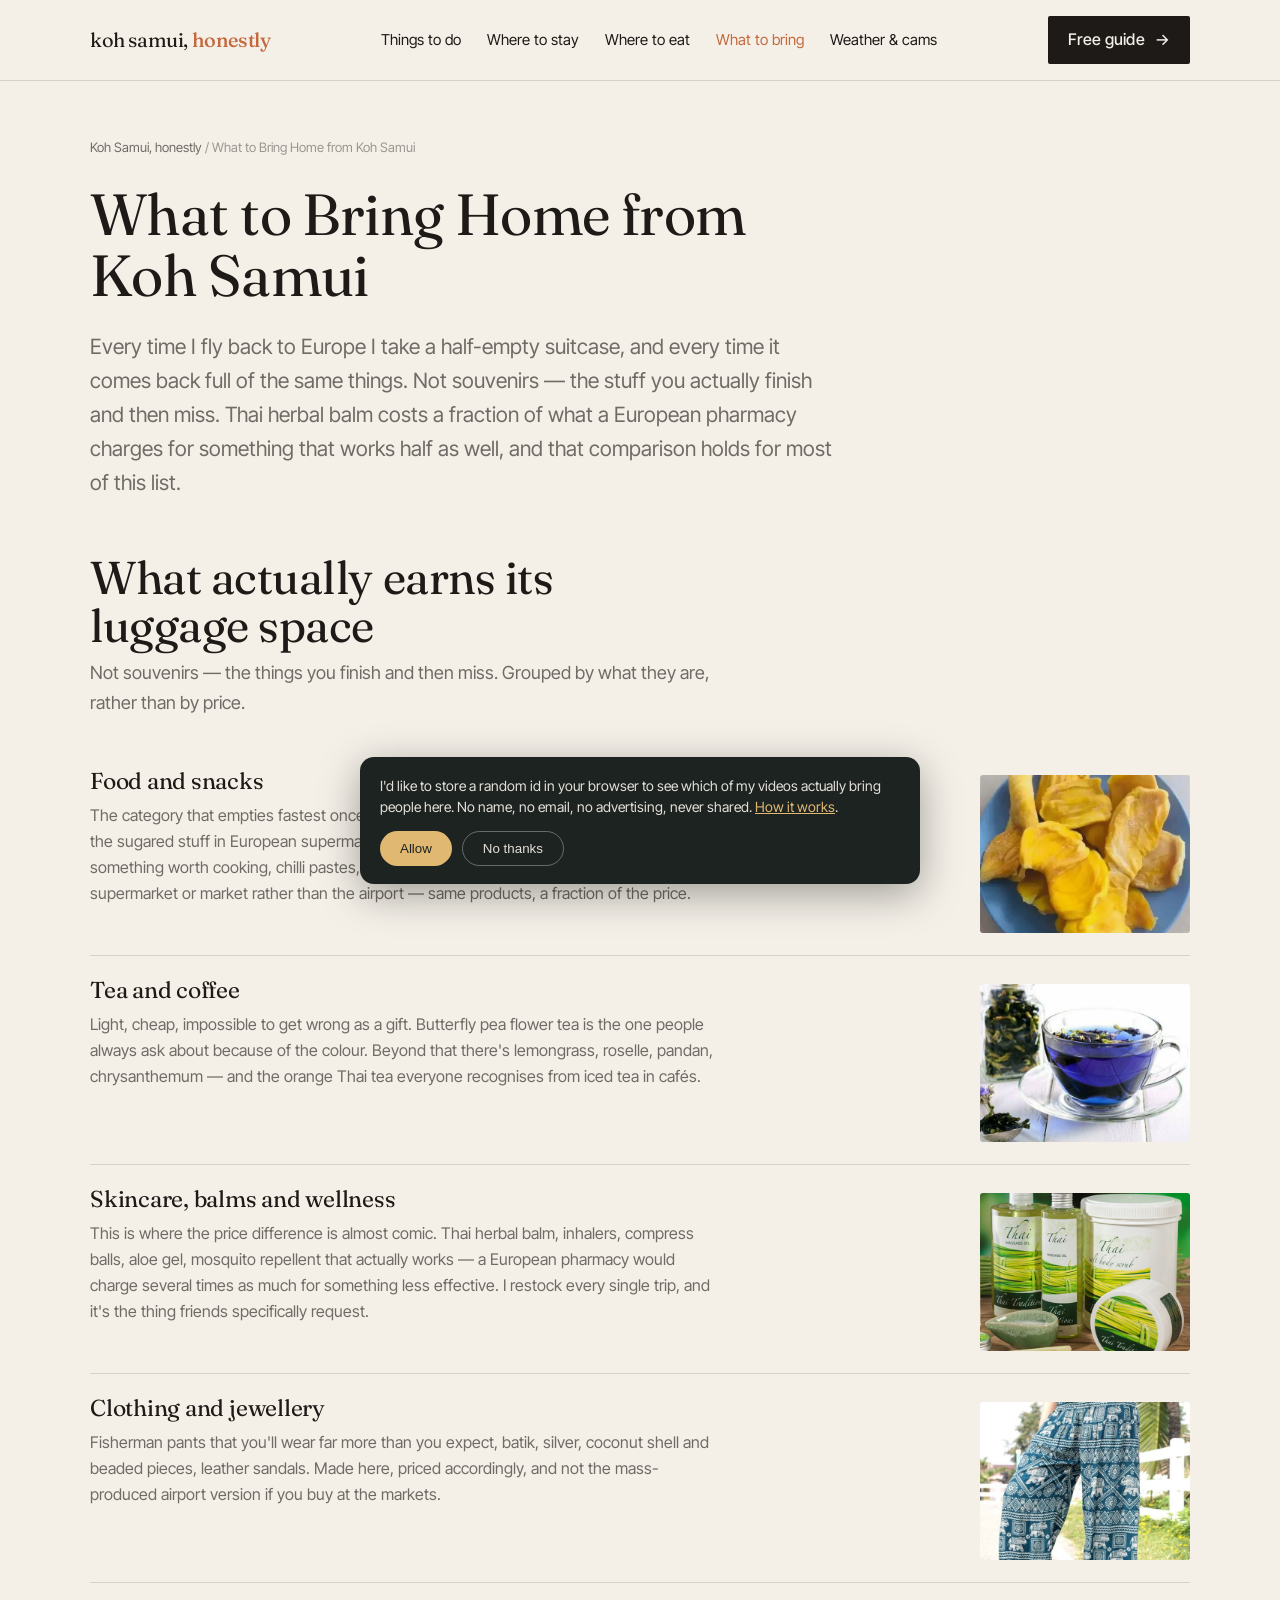
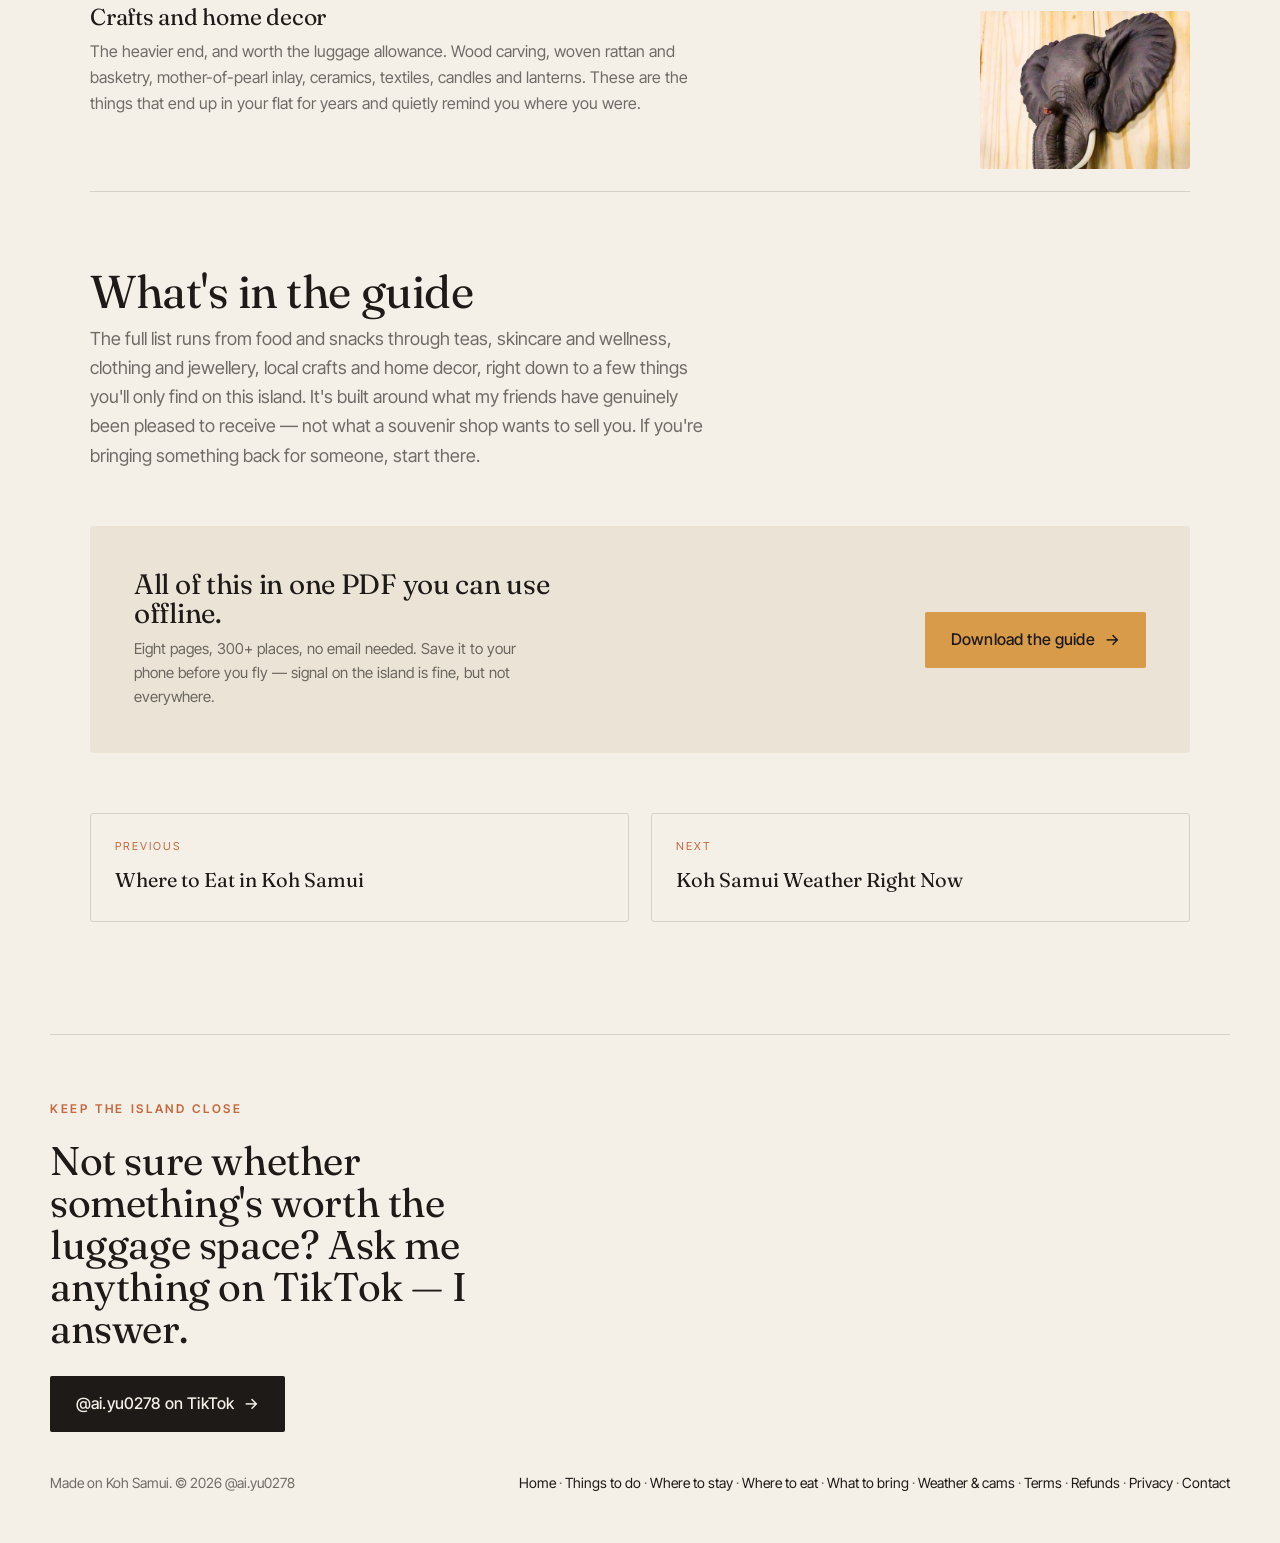
<file: what-to-bring.html>
<!DOCTYPE html>
<html lang="en">
<head>
<meta charset="UTF-8" />
<meta name="viewport" content="width=device-width, initial-scale=1.0" />
<title>What to Bring Home from Koh Samui — 60+ ideas that aren't fridge magnets</title>
<meta name="description" content="What to buy in Koh Samui and bring home: Thai snacks, teas, herbal balms, skincare, clothing, crafts and home decor — the things friends actually want." />
<link rel="canonical" href="https://samuihonestly.com/what-to-bring" />
<meta property="og:type" content="website" />
<meta property="og:title" content="What to Bring Home from Koh Samui — 60+ ideas that aren't fridge magnets" />
<meta property="og:description" content="Thai snacks, teas, balms, crafts and home decor — what is actually worth bringing home from Koh Samui." />
<meta property="og:image" content="https://samuihonestly.com/assets/hub-what-to-bring.jpg" />
<meta property="og:url" content="https://samuihonestly.com/what-to-bring" />
<meta property="og:locale" content="en_GB" />
<meta name="twitter:card" content="summary_large_image" />
<meta name="twitter:title" content="What to Bring Home from Koh Samui — 60+ ideas that aren't fridge magnets" />
<meta name="twitter:description" content="What is actually worth bringing home from Koh Samui." />
<meta name="twitter:image" content="https://samuihonestly.com/assets/hub-what-to-bring.jpg" />
<link rel="icon" href="/favicon.ico" sizes="any" />
<link rel="apple-touch-icon" href="/apple-touch-icon.png" />
<meta name="theme-color" content="#F4F0E8" />
<link rel="preconnect" href="https://fonts.googleapis.com">
<link rel="preconnect" href="https://fonts.gstatic.com" crossorigin>
<link href="https://fonts.googleapis.com/css2?family=Fraunces:opsz,wght@9..144,300;9..144,400;9..144,500;9..144,600&family=Inter+Tight:wght@300;400;500;600&display=swap" rel="stylesheet">
<link rel="stylesheet" href="assets/style.css">
<script type="application/ld+json">{"@context": "https://schema.org", "@type": "Article", "headline": "What to Bring Home from Koh Samui", "description": "What to buy in Koh Samui and take home: Thai snacks, teas, herbal balms and skincare, clothing, local crafts and home decor.", "author": {"@type": "Person", "name": "Yu", "alternateName": "@ai.yu0278"}, "about": [{"@type": "Place", "name": "Koh Samui, Surat Thani, Thailand"}], "inLanguage": "en-GB"}</script>
<script type="application/ld+json">{"@context": "https://schema.org", "@type": "BreadcrumbList", "itemListElement": [{"@type": "ListItem", "position": 1, "name": "Home", "item": "https://samuihonestly.com/"}, {"@type": "ListItem", "position": 2, "name": "What to Bring Home from Koh Samui", "item": "https://samuihonestly.com/what-to-bring"}]}</script>
</head>
<body>

<nav class="nav"><div class="nav-in">
    <div class="logo"><a href="/">koh samui, <b>honestly</b></a></div>
    <div class="nav-links"><a href="/things-to-do">Things to do</a><a href="/where-to-stay">Where to stay</a><a href="/where-to-eat">Where to eat</a><a href="/what-to-bring" aria-current="page">What to bring</a><a href="/weather">Weather &amp; cams</a></div>
    <a href="/#get" class="btn btn-primary hide-sm" style="padding:11px 20px">Free guide <span class="arrow">&rarr;</span></a>
  </div></nav>
<main class="wrap">
<div class="page-head"><div class="crumb"><a href="/">Koh Samui, honestly</a> / What to Bring Home from Koh Samui</div>
<h1>What to Bring Home from Koh Samui</h1><p class="lede">Every time I fly back to Europe I take a half-empty suitcase, and every time it comes back full of the same things. Not souvenirs — the stuff you actually finish and then miss. Thai herbal balm costs a fraction of what a European pharmacy charges for something that works half as well, and that comparison holds for most of this list.</p></div>
<section class="sec" style="border-top:none;padding-top:44px"><h2 class="big" style="margin-bottom:8px">What actually earns its luggage space</h2>
<p class="muted" style="max-width:62ch;margin-bottom:30px">Not souvenirs — the things you finish and then miss. Grouped by what they are, rather than by price.</p>
<div class="reveal"><div class="qa qa-img"><div class="qa-txt"><h3>Food and snacks</h3><p>The category that empties fastest once you're home. Dried fruit that tastes nothing like the sugared stuff in European supermarkets, curry pastes that turn a Tuesday dinner into something worth cooking, chilli pastes, seaweed snacks, local honey. Buy these at a supermarket or market rather than the airport — same products, a fraction of the price.</p></div><img src="assets/sec-food-snacks.jpg" alt="Dried mango on a plate, a Thai snack worth taking home from Koh Samui" loading="lazy" width="560" height="420"></div>
<div class="qa qa-img"><div class="qa-txt"><h3>Tea and coffee</h3><p>Light, cheap, impossible to get wrong as a gift. Butterfly pea flower tea is the one people always ask about because of the colour. Beyond that there's lemongrass, roselle, pandan, chrysanthemum — and the orange Thai tea everyone recognises from iced tea in cafés.</p></div><img src="assets/sec-tea.jpg" alt="Butterfly pea flower tea, bright blue in a glass cup" loading="lazy" width="560" height="420"></div>
<div class="qa qa-img"><div class="qa-txt"><h3>Skincare, balms and wellness</h3><p>This is where the price difference is almost comic. Thai herbal balm, inhalers, compress balls, aloe gel, mosquito repellent that actually works — a European pharmacy would charge several times as much for something less effective. I restock every single trip, and it's the thing friends specifically request.</p></div><img src="assets/sec-skincare.jpg" alt="Thai massage oil, body scrub and herbal balms" loading="lazy" width="560" height="420"></div>
<div class="qa qa-img"><div class="qa-txt"><h3>Clothing and jewellery</h3><p>Fisherman pants that you'll wear far more than you expect, batik, silver, coconut shell and beaded pieces, leather sandals. Made here, priced accordingly, and not the mass-produced airport version if you buy at the markets.</p></div><img src="assets/sec-clothing.jpg" alt="Elephant-print fisherman pants, a Koh Samui market staple" loading="lazy" width="560" height="420"></div>
<div class="qa qa-img"><div class="qa-txt"><h3>Crafts and home decor</h3><p>The heavier end, and worth the luggage allowance. Wood carving, woven rattan and basketry, mother-of-pearl inlay, ceramics, textiles, candles and lanterns. These are the things that end up in your flat for years and quietly remind you where you were.</p></div><img src="assets/sec-crafts.jpg" alt="Carved wooden elephant and rattan home decor from Koh Samui" loading="lazy" width="560" height="420"></div>
</div>
<h2 class="big" style="margin:76px 0 8px">What's in the guide</h2>
<p class="muted" style="max-width:62ch">The full list runs from food and snacks through teas, skincare and wellness, clothing and jewellery, local crafts and home decor, right down to a few things you'll only find on this island. It's built around what my friends have genuinely been pleased to receive — not what a souvenir shop wants to sell you. If you're bringing something back for someone, start there.</p>
<div class="pagecta reveal">
    <div>
      <h3>All of this in one PDF you can use offline.</h3>
      <p>Eight pages, 300+ places, no email needed. Save it to your phone before you fly — signal on the island is fine, but not everywhere.</p>
    </div>
    <a class="btn btn-ochre" href="/thanks">Download the guide <span class="arrow">&rarr;</span></a>
  </div>
<div class="nextprev reveal"><a class="npcard" href="/where-to-eat"><small>Previous</small><span>Where to Eat in Koh Samui</span></a><a class="npcard" href="/weather"><small>Next</small><span>Koh Samui Weather Right Now</span></a></div>
</section></main>
<footer class="wrap foot">
  <div class="reveal">
    <div class="eyebrow">Keep the island close</div>
    <h2>Not sure whether something's worth the luggage space? Ask me anything on TikTok — I answer.</h2>
    <a href="https://www.tiktok.com/@ai.yu0278" target="_blank" rel="noreferrer" class="btn btn-primary">@ai.yu0278 on TikTok <span class="arrow">&rarr;</span></a>
    <div class="foot-row">
      <span>Made on Koh Samui. &copy; 2026 @ai.yu0278</span>
      <span><a class="linkline" href="/">Home</a> &middot; <a class="linkline" href="/things-to-do">Things to do</a> &middot; <a class="linkline" href="/where-to-stay">Where to stay</a> &middot; <a class="linkline" href="/where-to-eat">Where to eat</a> &middot; <a class="linkline" href="/what-to-bring">What to bring</a> &middot; <a class="linkline" href="/weather">Weather &amp; cams</a> &middot; <a class="linkline" href="/terms">Terms</a> &middot; <a class="linkline" href="/refund-policy">Refunds</a> &middot; <a class="linkline" href="/privacy">Privacy</a> &middot; <a class="linkline" href="mailto:aiyu0278@gmail.com">Contact</a></span>
    </div>
  </div>
</footer>
<script>
var io=new IntersectionObserver(function(e){e.forEach(function(x){if(x.isIntersecting){x.target.classList.add('in');io.unobserve(x.target);}})},{threshold:.12});
document.querySelectorAll('.reveal').forEach(function(el){io.observe(el)});
</script>
<script defer src="/assets/track.js"></script>
</body>
</html>
</file>
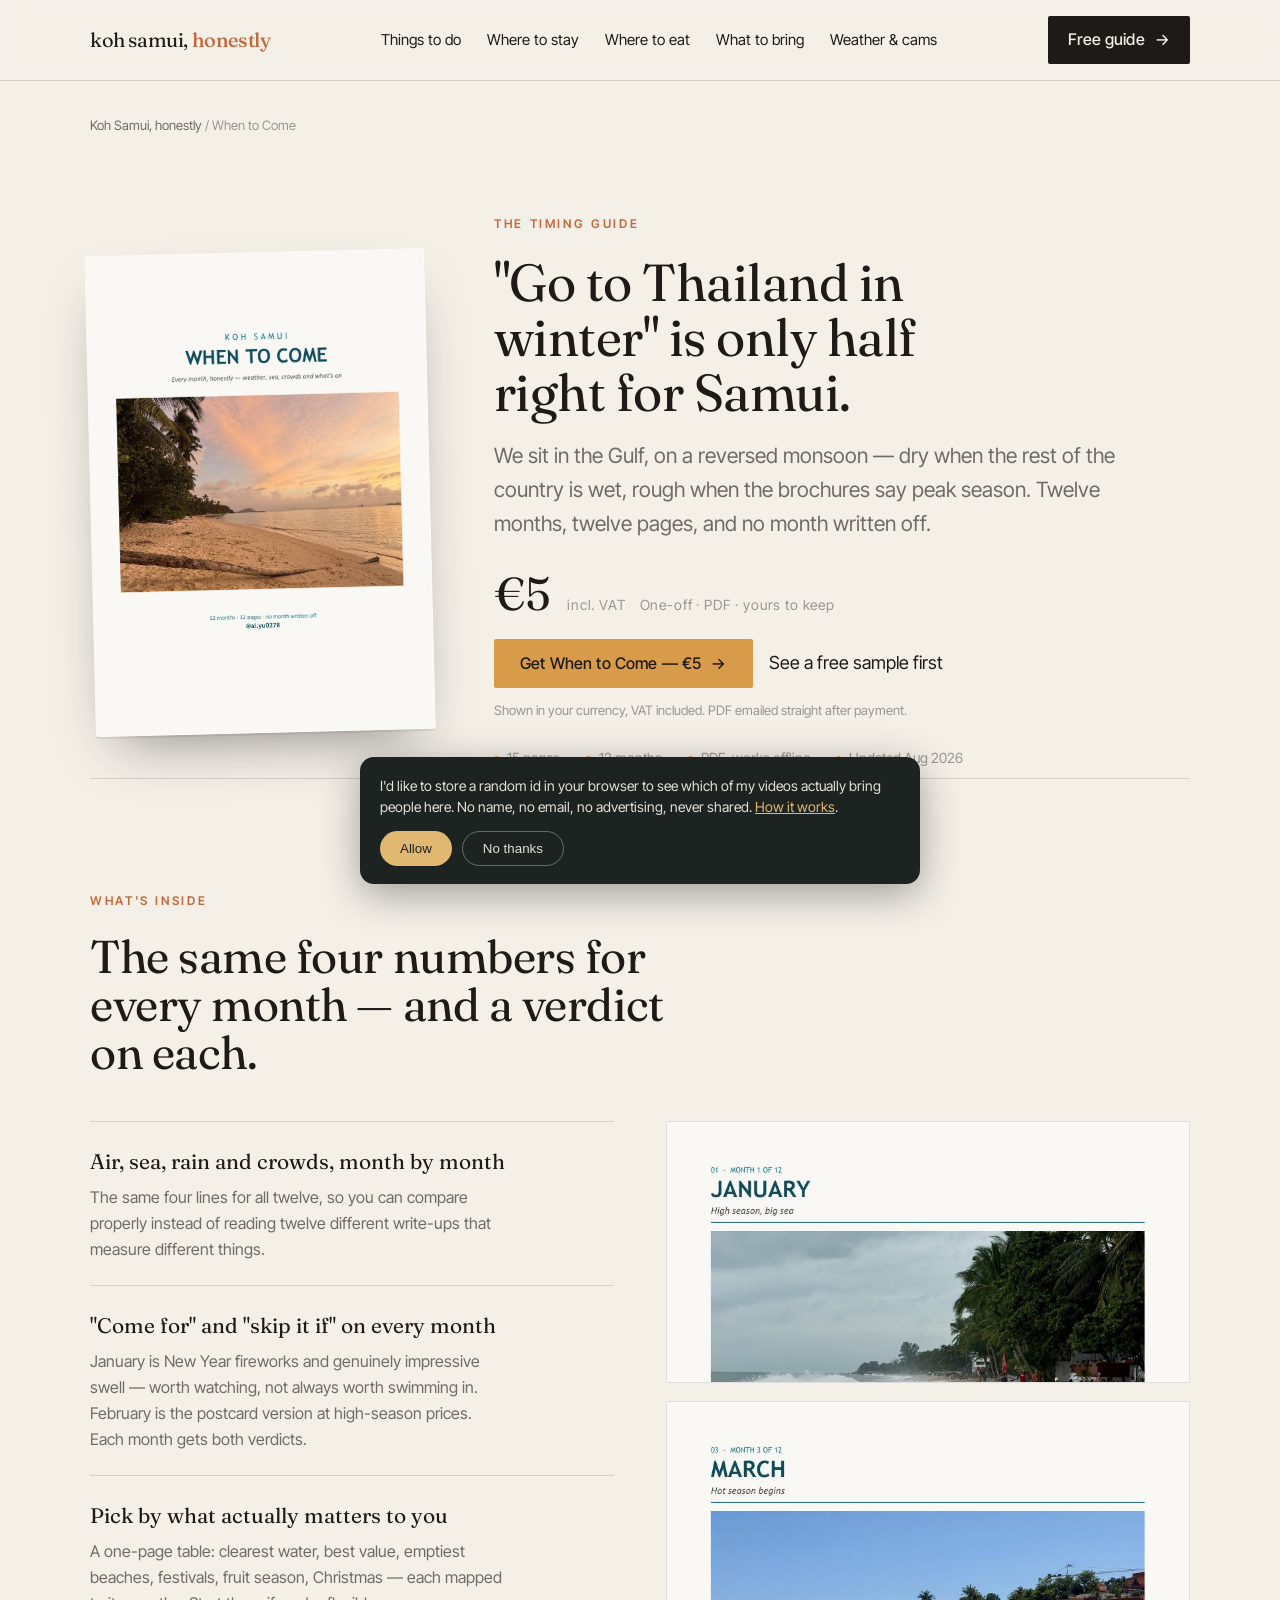
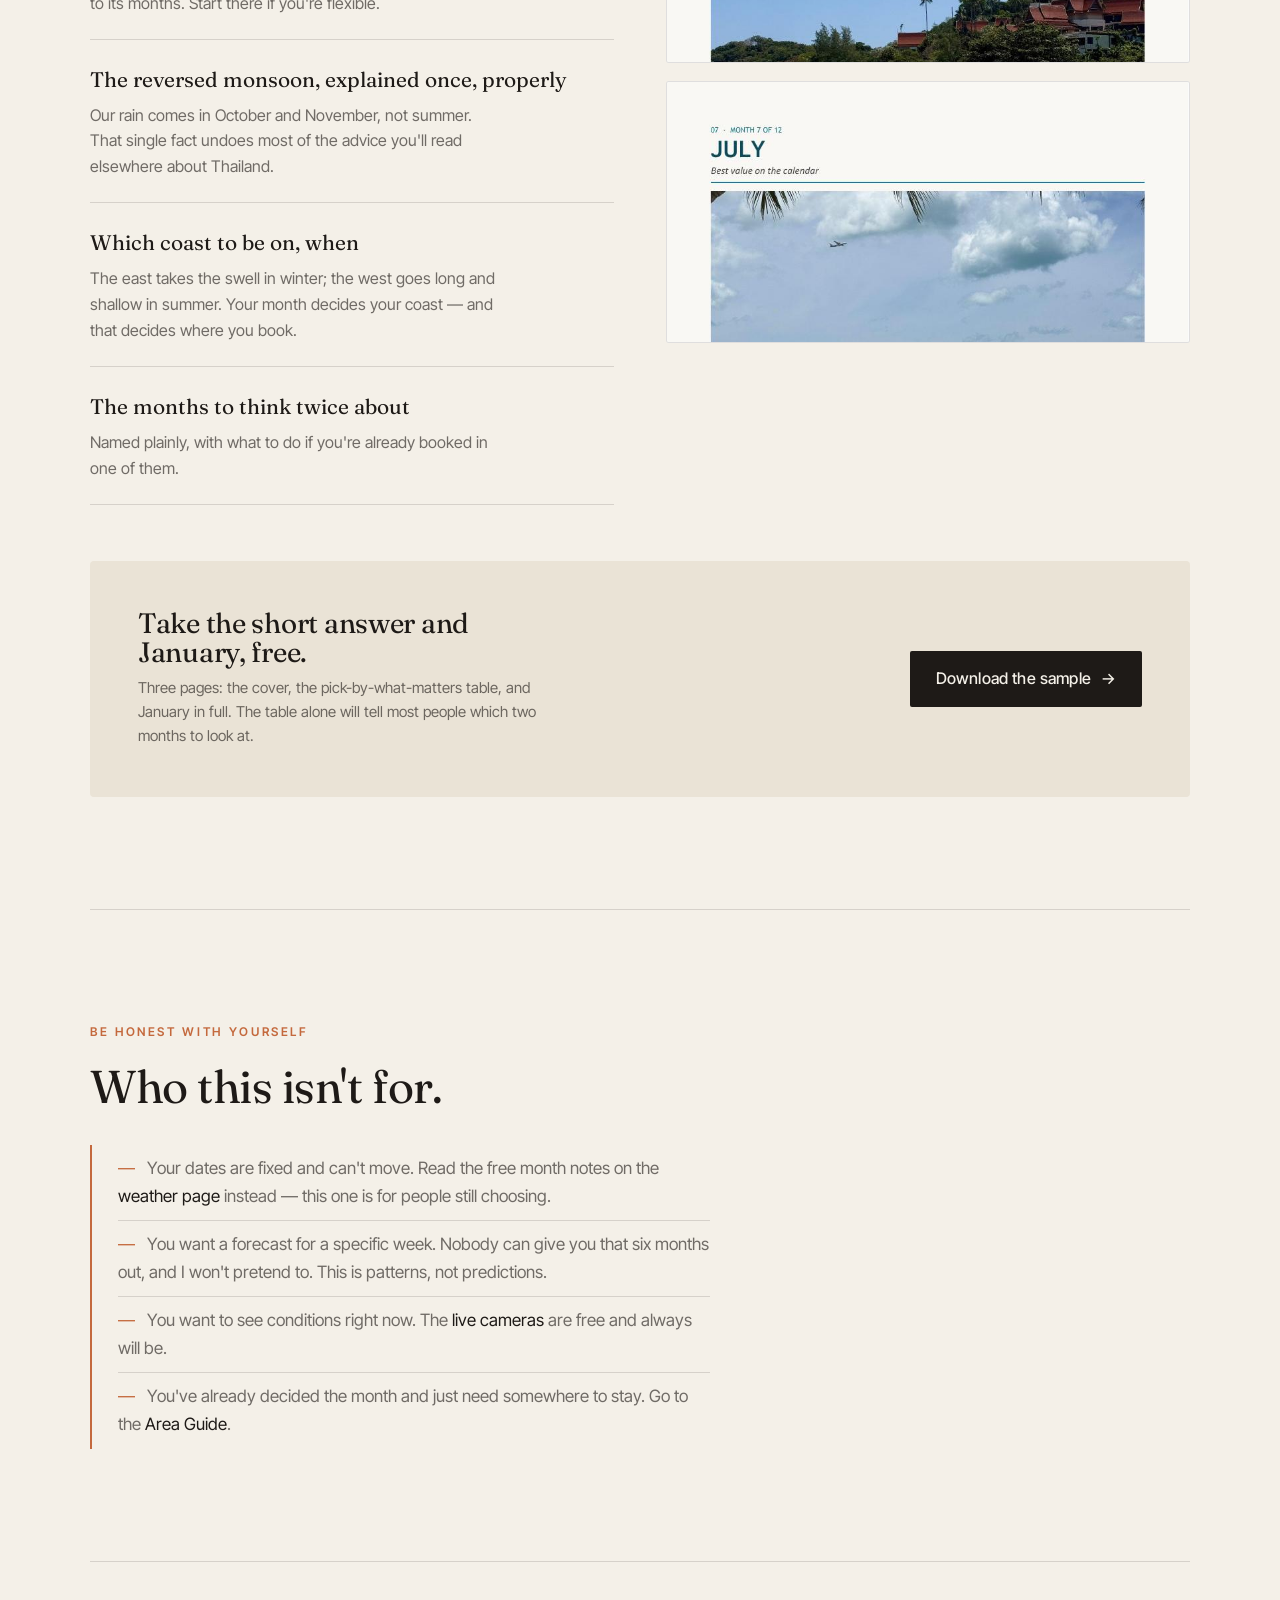
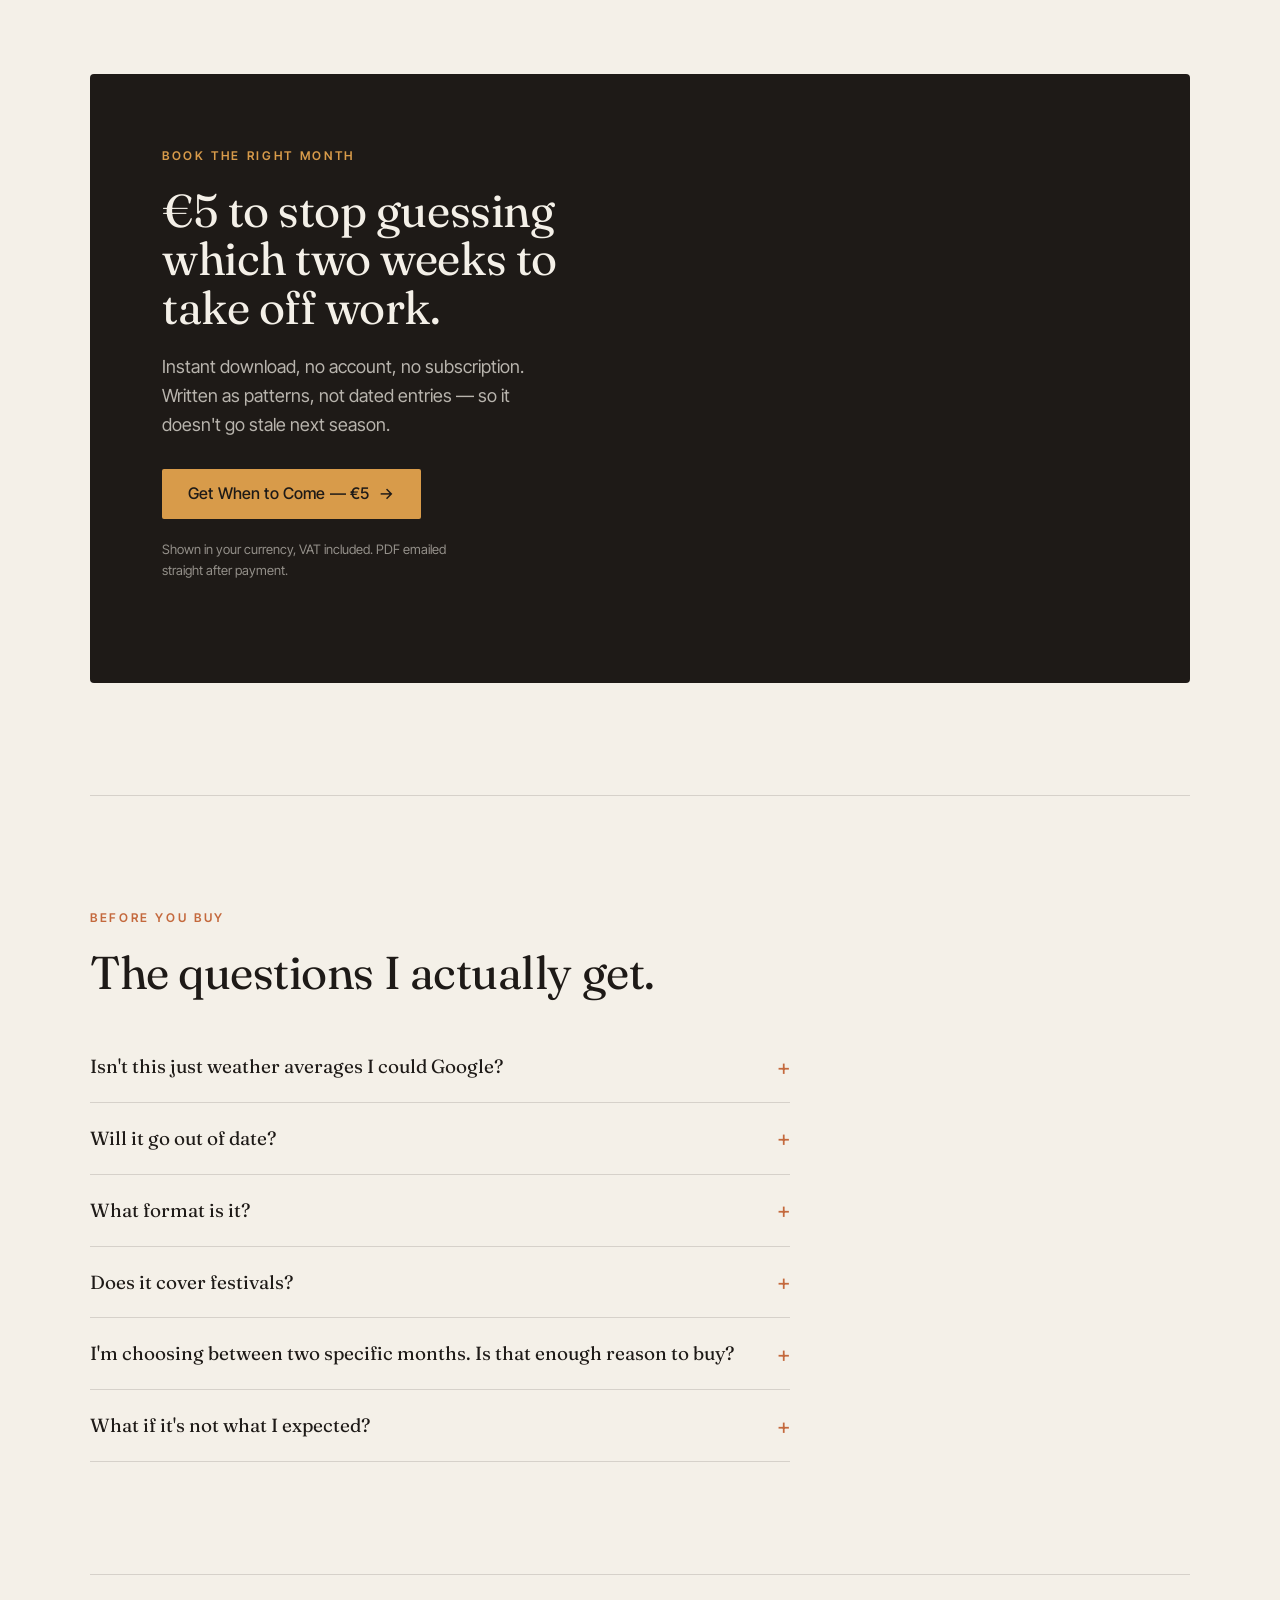
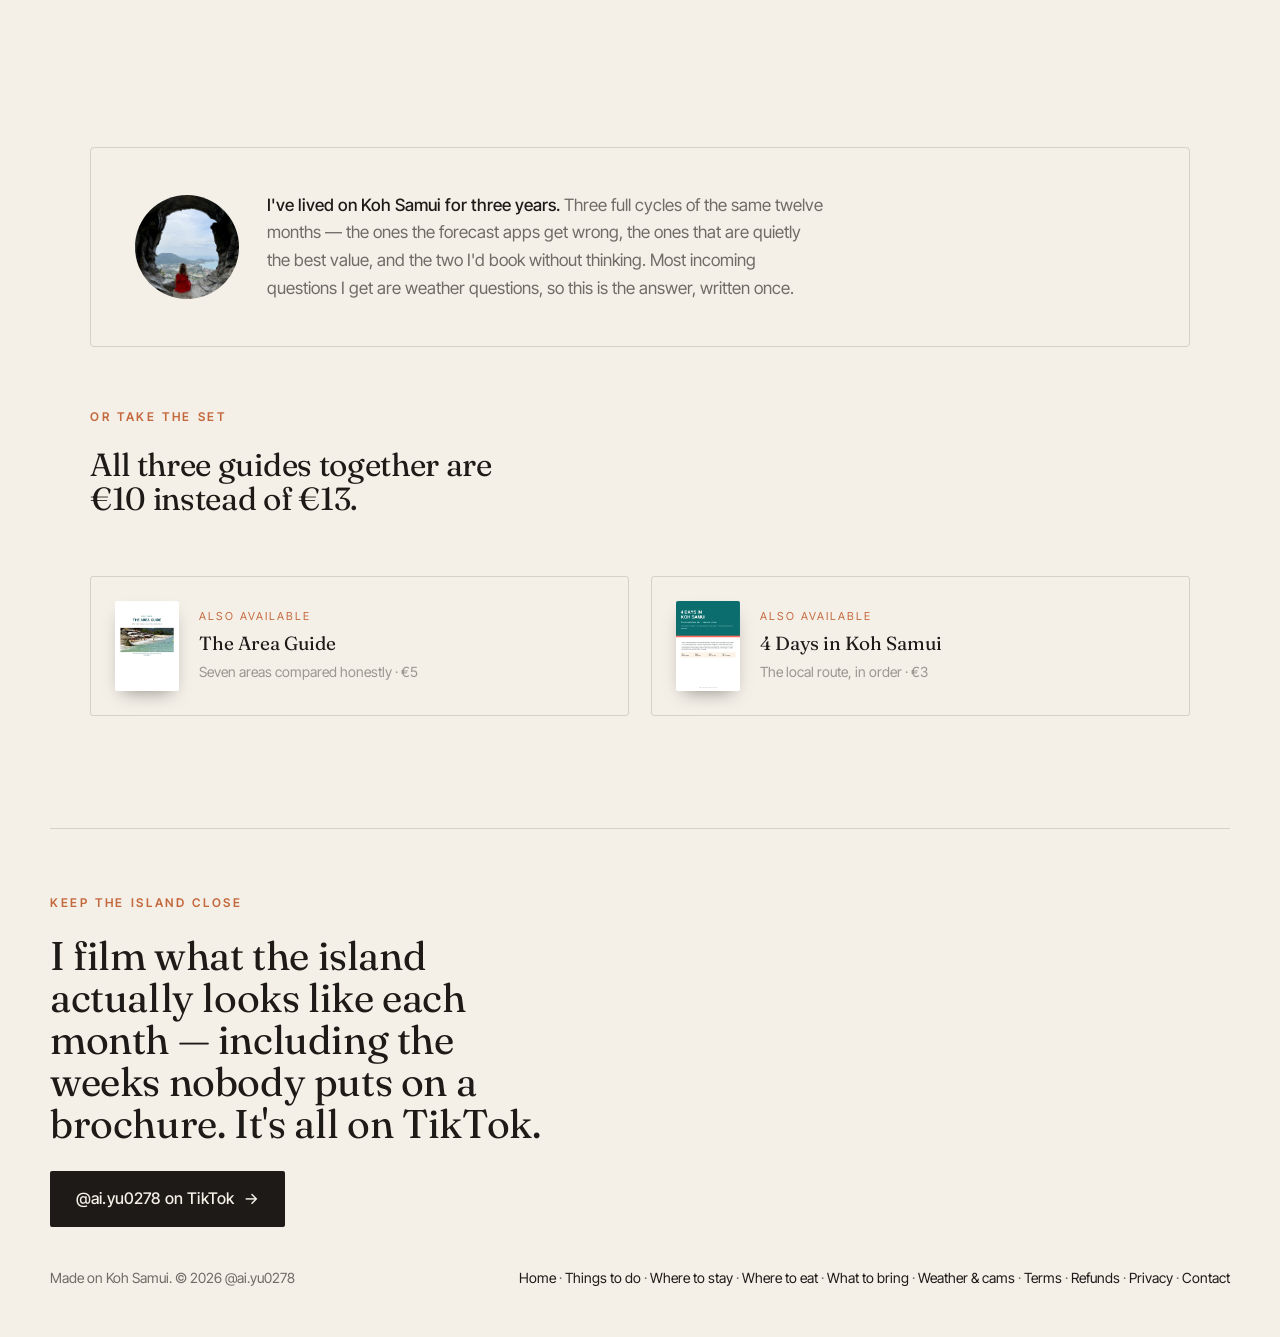
<file: when-to-come.html>
<!DOCTYPE html>
<html lang="en">
<head>
<meta charset="UTF-8" />
<meta name="viewport" content="width=device-width, initial-scale=1.0" />
<title>When to Come to Koh Samui — every month, honestly | Koh Samui, Honestly</title>
<meta name="description" content="The best time to visit Koh Samui, month by month: weather, sea state, rain, crowds and what's on. Written by a resident — no month written off. 15-page PDF, €5." />
<meta name="robots" content="noindex, nofollow" />
<link rel="canonical" href="https://samuihonestly.com/when-to-come" />
<meta property="og:type" content="product" />
<meta property="og:title" content="When to Come to Koh Samui — every month, honestly" />
<meta property="og:description" content="Twelve months, twelve pages. Weather, sea, crowds and what's on — including the months everyone books wrong." />
<meta property="og:image" content="https://samuihonestly.com/assets/cover-when.jpg" />
<meta property="og:url" content="https://samuihonestly.com/when-to-come" />
<meta property="og:locale" content="en_GB" />
<meta name="twitter:card" content="summary_large_image" />
<meta name="twitter:title" content="When to Come to Koh Samui — every month, honestly" />
<meta name="twitter:description" content="Twelve months, twelve pages. The reversed monsoon nobody explains properly." />
<meta name="twitter:image" content="https://samuihonestly.com/assets/cover-when.jpg" />
<link rel="icon" href="/favicon.ico" sizes="any" />
<link rel="apple-touch-icon" href="/apple-touch-icon.png" />
<meta name="theme-color" content="#F4F0E8" />
<link rel="preconnect" href="https://fonts.googleapis.com">
<link rel="preconnect" href="https://fonts.gstatic.com" crossorigin>
<link href="https://fonts.googleapis.com/css2?family=Fraunces:opsz,wght@9..144,300;9..144,400;9..144,500;9..144,600&family=Inter+Tight:wght@300;400;500;600&display=swap" rel="stylesheet">
<link rel="stylesheet" href="assets/style.css">
<script type="application/ld+json">{"@context":"https://schema.org","@type":"Product","name":"Koh Samui — When to Come","description":"A month-by-month guide to Koh Samui: air and sea temperature, rain, sea state, crowds, festivals and what each month suits. Written by a resident.","image":"https://samuihonestly.com/assets/cover-when.jpg","brand":{"@type":"Brand","name":"Koh Samui, Honestly"},"offers":{"@type":"Offer","price":"5.00","priceCurrency":"EUR","availability":"https://schema.org/InStock","url":"https://samuihonestly.com/when-to-come"}}</script>
<script type="application/ld+json">{"@context":"https://schema.org","@type":"BreadcrumbList","itemListElement":[{"@type":"ListItem","position":1,"name":"Home","item":"https://samuihonestly.com/"},{"@type":"ListItem","position":2,"name":"When to Come","item":"https://samuihonestly.com/when-to-come"}]}</script>
</head>
<body>

<nav class="nav"><div class="nav-in">
    <div class="logo"><a href="/">koh samui, <b>honestly</b></a></div>
    <div class="nav-links"><a href="/things-to-do">Things to do</a><a href="/where-to-stay">Where to stay</a><a href="/where-to-eat">Where to eat</a><a href="/what-to-bring">What to bring</a><a href="/weather">Weather &amp; cams</a></div>
    <a href="/#get" class="btn btn-primary hide-sm" style="padding:11px 20px">Free guide <span class="arrow">&rarr;</span></a>
  </div></nav>

<main class="wrap">

<!-- ============ 1. COVER + PROMISE + PRICE ============ -->
<div class="crumb" style="padding-top:34px"><a href="/">Koh Samui, honestly</a> / When to Come</div>
<section class="sp-hero">
  <div class="sp-cover"><img src="assets/cover-when.jpg" alt="Cover of the Koh Samui When to Come PDF" width="340" height="481"></div>
  <div>
    <div class="eyebrow">The timing guide</div>
    <h1>"Go to Thailand in winter" is only half right for Samui.</h1>
    <p class="sp-promise">We sit in the Gulf, on a reversed monsoon — dry when the rest of the country is wet, rough when the brochures say peak season. Twelve months, twelve pages, and no month written off.</p>
    <div class="sp-price"><b class="paddle-price" data-price-id="pri_01m160x9dq9jgt2y0cbecp0vnv">&euro;5</b><small class="vatnote">incl. VAT</small><small>One-off &middot; PDF &middot; yours to keep</small></div>
    <div class="sp-buyrow">
      <button class="btn btn-ochre paddle-buy" data-price-id="pri_01m160x9dq9jgt2y0cbecp0vnv">Get When to Come &mdash; &euro;5 <span class="arrow">&rarr;</span></button>
      <a class="linkline" href="assets/samples/sample-when-to-come.pdf" download>See a free sample first</a>
    </div>
    <p class="pricenote">Shown in your currency, VAT included. PDF emailed straight after payment.</p>
    <div class="sp-meta">
      <span><i></i>15 pages</span><span><i></i>12 months</span><span><i></i>PDF, works offline</span><span><i></i>Updated Aug 2026</span>
    </div>
  </div>
</section>

<!-- ============ 2. WHAT'S INSIDE ============ -->
<section class="sec">
  <div class="eyebrow">What's inside</div>
  <h2 class="big">The same four numbers for every month — and a verdict on each.</h2>
  <div class="sp-inside reveal">
    <ul class="sp-bullets">
      <li><b>Air, sea, rain and crowds, month by month</b><p>The same four lines for all twelve, so you can compare properly instead of reading twelve different write-ups that measure different things.</p></li>
      <li><b>"Come for" and "skip it if" on every month</b><p>January is New Year fireworks and genuinely impressive swell — worth watching, not always worth swimming in. February is the postcard version at high-season prices. Each month gets both verdicts.</p></li>
      <li><b>Pick by what actually matters to you</b><p>A one-page table: clearest water, best value, emptiest beaches, festivals, fruit season, Christmas — each mapped to its months. Start there if you're flexible.</p></li>
      <li><b>The reversed monsoon, explained once, properly</b><p>Our rain comes in October and November, not summer. That single fact undoes most of the advice you'll read elsewhere about Thailand.</p></li>
      <li><b>Which coast to be on, when</b><p>The east takes the swell in winter; the west goes long and shallow in summer. Your month decides your coast — and that decides where you book.</p></li>
      <li><b>The months to think twice about</b><p>Named plainly, with what to do if you're already booked in one of them.</p></li>
    </ul>
    <div class="sp-shots">
      <div class="sp-shot"><img src="assets/in-when-3.jpg" alt="The January page from the Koh Samui When to Come guide" loading="lazy"></div>
      <div class="sp-shot"><img src="assets/in-when-5.jpg" alt="A month page from the Koh Samui When to Come guide" loading="lazy"></div>
      <div class="sp-shot"><img src="assets/in-when-9.jpg" alt="A month page from the Koh Samui When to Come guide" loading="lazy"></div>
    </div>
  </div>

  <!-- ============ 3. FREE SAMPLE ============ -->
  <div class="sp-sample reveal">
    <div>
      <h3>Take the short answer and January, free.</h3>
      <p>Three pages: the cover, the pick-by-what-matters table, and January in full. The table alone will tell most people which two months to look at.</p>
    </div>
    <a class="btn btn-primary" href="assets/samples/sample-when-to-come.pdf" download="Koh Samui — When to Come — free sample.pdf">Download the sample <span class="arrow">&rarr;</span></a>
  </div>
</section>

<!-- ============ 4. WHO IT'S NOT FOR ============ -->
<section class="sec">
  <div class="eyebrow">Be honest with yourself</div>
  <h2 class="big">Who this isn't for.</h2>
  <div class="sp-not reveal">
    <ul>
      <li>Your dates are fixed and can't move. Read the free month notes on the <a class="linkline" href="/weather">weather page</a> instead — this one is for people still choosing.</li>
      <li>You want a forecast for a specific week. Nobody can give you that six months out, and I won't pretend to. This is patterns, not predictions.</li>
      <li>You want to see conditions right now. The <a class="linkline" href="/weather">live cameras</a> are free and always will be.</li>
      <li>You've already decided the month and just need somewhere to stay. Go to the <a class="linkline" href="/area-guide">Area Guide</a>.</li>
    </ul>
  </div>
</section>

<!-- ============ 5. BUY ============ -->
<section class="sec">
  <div class="capture reveal">
    <div class="eyebrow">Book the right month</div>
    <h2>&euro;5 to stop guessing which two weeks to take off work.</h2>
    <p>Instant download, no account, no subscription. Written as patterns, not dated entries — so it doesn't go stale next season.</p>
    <button class="btn btn-ochre paddle-buy" data-price-id="pri_01m160x9dq9jgt2y0cbecp0vnv">Get When to Come &mdash; &euro;5 <span class="arrow">&rarr;</span></button>
    <p class="pricenote">Shown in your currency, VAT included. PDF emailed straight after payment.</p>
  </div>
</section>

<!-- ============ 6. FAQ ============ -->
<section class="sec">
  <div class="eyebrow">Before you buy</div>
  <h2 class="big">The questions I actually get.</h2>
  <div class="sp-faq reveal">
    <details><summary>Isn't this just weather averages I could Google?</summary><p>The averages are the easy part and they're in here. What isn't online is what 29&deg;C with a working sea actually looks like on the east coast in January, or why March is when the Koh Tao diving window opens. That's the part you're paying for.</p></details>
    <details><summary>Will it go out of date?</summary><p>No. It's written as patterns rather than dated entries, so it holds year to year. I review it once a year rather than once a month.</p></details>
    <details><summary>What format is it?</summary><p>A 15-page PDF. Opens on any device, works offline, yours forever.</p></details>
    <details><summary>Does it cover festivals?</summary><p>Yes — Songkran in April, Loy Krathong in November, Chinese New Year in February, and the smaller local ones that don't make the tourist calendars.</p></details>
    <details><summary>I'm choosing between two specific months. Is that enough reason to buy?</summary><p>Honestly, the free sample table might settle it for you. If it doesn't, the two month pages will.</p></details>
    <details><summary>What if it's not what I expected?</summary><p>That's exactly what the free sample is for &mdash; real pages, not a teaser, before you pay anything. Because the file downloads instantly and can't be handed back, sales are final once you've got it. If the download fails or the file is broken, message me and I'll fix it or refund it.</p></details>
  </div>
</section>

<!-- ============ 7. CREDIBILITY ============ -->
<section class="sec">
  <div class="sp-cred reveal">
    <img src="assets/about.jpg" alt="Koh Samui" width="104" height="104" loading="lazy">
    <p><b>I've lived on Koh Samui for three years.</b> Three full cycles of the same twelve months — the ones the forecast apps get wrong, the ones that are quietly the best value, and the two I'd book without thinking. Most incoming questions I get are weather questions, so this is the answer, written once.</p>
  </div>

  <div style="margin-top:60px">
    <div class="eyebrow">Or take the set</div>
    <h2 class="big" style="font-size:clamp(24px,3vw,32px)">All three guides together are <a class="linkline" href="/guides">&euro;10 instead of &euro;13</a>.</h2>
  </div>
  <div class="sp-cross">
    <a class="sp-crosscard" href="/area-guide">
      <img src="assets/cover-areas.jpg" alt="" loading="lazy">
      <div><small>Also available</small><span>The Area Guide</span><em>Seven areas compared honestly &middot; &euro;5</em></div>
    </a>
    <a class="sp-crosscard" href="/4-day-guide">
      <img src="assets/cover-4day.jpg" alt="" loading="lazy">
      <div><small>Also available</small><span>4 Days in Koh Samui</span><em>The local route, in order &middot; &euro;3</em></div>
    </a>
  </div>
</section>

</main>

<footer class="wrap foot">
  <div class="reveal">
    <div class="eyebrow">Keep the island close</div>
    <h2>I film what the island actually looks like each month — including the weeks nobody puts on a brochure. It's all on TikTok.</h2>
    <a href="https://www.tiktok.com/@ai.yu0278" target="_blank" rel="noreferrer" class="btn btn-primary">@ai.yu0278 on TikTok <span class="arrow">&rarr;</span></a>
    <div class="foot-row">
      <span>Made on Koh Samui. &copy; 2026 @ai.yu0278</span>
      <span><a class="linkline" href="/">Home</a> &middot; <a class="linkline" href="/things-to-do">Things to do</a> &middot; <a class="linkline" href="/where-to-stay">Where to stay</a> &middot; <a class="linkline" href="/where-to-eat">Where to eat</a> &middot; <a class="linkline" href="/what-to-bring">What to bring</a> &middot; <a class="linkline" href="/weather">Weather &amp; cams</a> &middot; <a class="linkline" href="/terms">Terms</a> &middot; <a class="linkline" href="/refund-policy">Refunds</a> &middot; <a class="linkline" href="/privacy">Privacy</a> &middot; <a class="linkline" href="mailto:aiyu0278@gmail.com">Contact</a></span>
    </div>
  </div>
</footer>

<div class="sp-sticky">
  <b>When to Come &middot; <span class="paddle-price" data-price-id="pri_01m160x9dq9jgt2y0cbecp0vnv">&euro;5</span><small class="vatnote">incl. VAT</small></b>
  <button class="btn btn-ochre paddle-buy" data-price-id="pri_01m160x9dq9jgt2y0cbecp0vnv">Get it</button>
</div>

<script>
var io=new IntersectionObserver(function(e){e.forEach(function(x){if(x.isIntersecting){x.target.classList.add('in');io.unobserve(x.target);}})},{threshold:.12});
document.querySelectorAll('.reveal').forEach(function(el){io.observe(el)});
</script>
<script src="https://cdn.paddle.com/paddle/v2/paddle.js"></script>
<script src="/assets/paddle-checkout.js"></script>
<script defer src="/assets/track.js"></script>
</body>
</html>
</file>
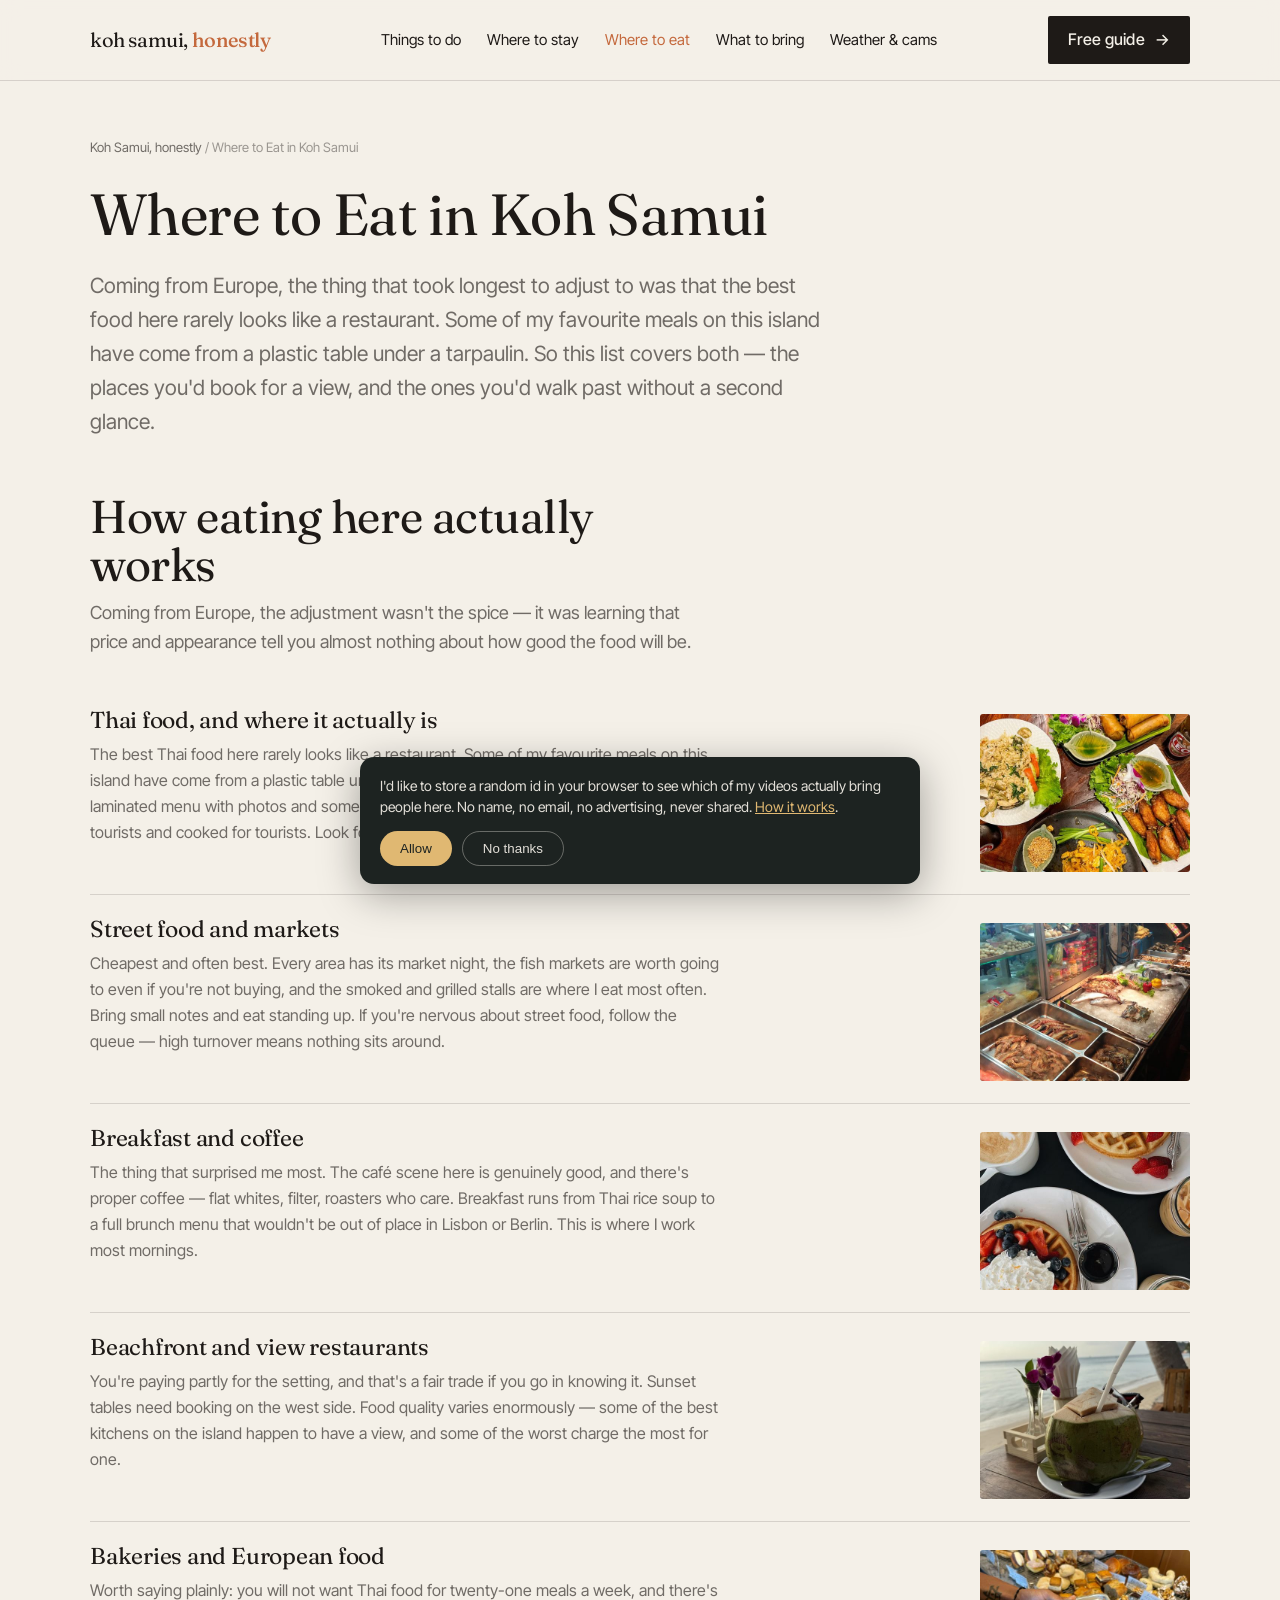
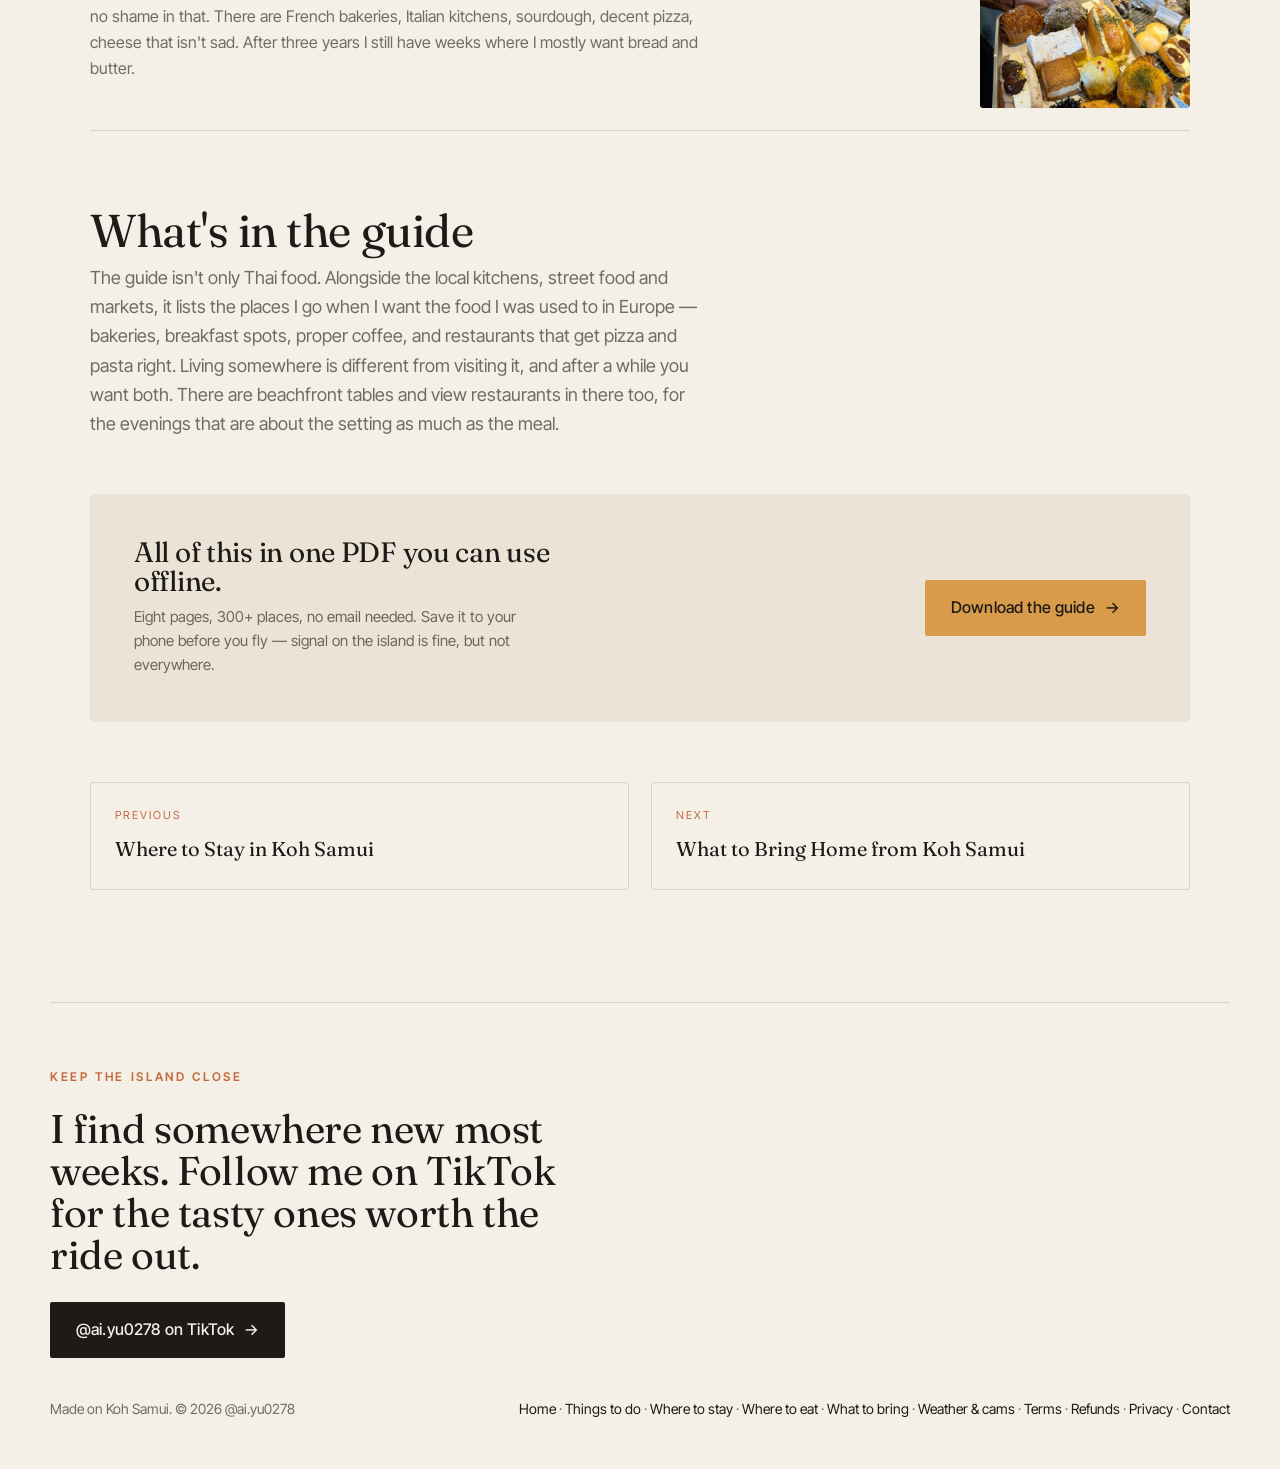
<file: where-to-eat.html>
<!DOCTYPE html>
<html lang="en">
<head>
<meta charset="UTF-8" />
<meta name="viewport" content="width=device-width, initial-scale=1.0" />
<title>Where to Eat in Koh Samui — restaurants, cafés & breakfast spots</title>
<meta name="description" content="Where to eat in Koh Samui: Thai kitchens, street food, markets, breakfast and coffee, beachfront restaurants and the European food you will want by week two." />
<link rel="canonical" href="https://samuihonestly.com/where-to-eat" />
<meta property="og:type" content="website" />
<meta property="og:title" content="Where to Eat in Koh Samui — restaurants, cafés & breakfast spots" />
<meta property="og:description" content="Thai kitchens, street food, breakfast, coffee and European food in Koh Samui — an honest local guide." />
<meta property="og:image" content="https://samuihonestly.com/assets/hub-where-to-eat.jpg" />
<meta property="og:url" content="https://samuihonestly.com/where-to-eat" />
<meta property="og:locale" content="en_GB" />
<meta name="twitter:card" content="summary_large_image" />
<meta name="twitter:title" content="Where to Eat in Koh Samui — restaurants, cafés & breakfast spots" />
<meta name="twitter:description" content="Thai kitchens, street food, breakfast and European food in Koh Samui." />
<meta name="twitter:image" content="https://samuihonestly.com/assets/hub-where-to-eat.jpg" />
<link rel="icon" href="/favicon.ico" sizes="any" />
<link rel="apple-touch-icon" href="/apple-touch-icon.png" />
<meta name="theme-color" content="#F4F0E8" />
<link rel="preconnect" href="https://fonts.googleapis.com">
<link rel="preconnect" href="https://fonts.gstatic.com" crossorigin>
<link href="https://fonts.googleapis.com/css2?family=Fraunces:opsz,wght@9..144,300;9..144,400;9..144,500;9..144,600&family=Inter+Tight:wght@300;400;500;600&display=swap" rel="stylesheet">
<link rel="stylesheet" href="assets/style.css">
<script type="application/ld+json">{"@context": "https://schema.org", "@type": "Article", "headline": "Where to Eat in Koh Samui \u2014 restaurants, street food, breakfast and coffee", "description": "How eating in Koh Samui actually works: Thai kitchens, street food and markets, breakfast and coffee, beachfront restaurants and European food.", "author": {"@type": "Person", "name": "Yu", "alternateName": "@ai.yu0278"}, "about": [{"@type": "Place", "name": "Koh Samui, Surat Thani, Thailand"}], "inLanguage": "en-GB"}</script>
<script type="application/ld+json">{"@context": "https://schema.org", "@type": "BreadcrumbList", "itemListElement": [{"@type": "ListItem", "position": 1, "name": "Home", "item": "https://samuihonestly.com/"}, {"@type": "ListItem", "position": 2, "name": "Where to Eat in Koh Samui", "item": "https://samuihonestly.com/where-to-eat"}]}</script>
</head>
<body>

<nav class="nav"><div class="nav-in">
    <div class="logo"><a href="/">koh samui, <b>honestly</b></a></div>
    <div class="nav-links"><a href="/things-to-do">Things to do</a><a href="/where-to-stay">Where to stay</a><a href="/where-to-eat" aria-current="page">Where to eat</a><a href="/what-to-bring">What to bring</a><a href="/weather">Weather &amp; cams</a></div>
    <a href="/#get" class="btn btn-primary hide-sm" style="padding:11px 20px">Free guide <span class="arrow">&rarr;</span></a>
  </div></nav>
<main class="wrap">
<div class="page-head"><div class="crumb"><a href="/">Koh Samui, honestly</a> / Where to Eat in Koh Samui</div>
<h1>Where to Eat in Koh Samui</h1><p class="lede">Coming from Europe, the thing that took longest to adjust to was that the best food here rarely looks like a restaurant. Some of my favourite meals on this island have come from a plastic table under a tarpaulin. So this list covers both — the places you'd book for a view, and the ones you'd walk past without a second glance.</p></div>
<section class="sec" style="border-top:none;padding-top:44px"><h2 class="big" style="margin-bottom:8px">How eating here actually works</h2>
<p class="muted" style="max-width:62ch;margin-bottom:30px">Coming from Europe, the adjustment wasn't the spice — it was learning that price and appearance tell you almost nothing about how good the food will be.</p>
<div class="reveal"><div class="qa qa-img"><div class="qa-txt"><h3>Thai food, and where it actually is</h3><p>The best Thai food here rarely looks like a restaurant. Some of my favourite meals on this island have come from a plastic table under a tarpaulin, ordered by pointing. If a place has a laminated menu with photos and someone outside waving you in, it is usually priced for tourists and cooked for tourists. Look for the ones full of Thai people at odd hours.</p></div><img src="assets/sec-thai-food.jpg" alt="Thai dishes spread across a table on Koh Samui" loading="lazy" width="560" height="420"></div>
<div class="qa qa-img"><div class="qa-txt"><h3>Street food and markets</h3><p>Cheapest and often best. Every area has its market night, the fish markets are worth going to even if you're not buying, and the smoked and grilled stalls are where I eat most often. Bring small notes and eat standing up. If you're nervous about street food, follow the queue — high turnover means nothing sits around.</p></div><img src="assets/sec-street-food.jpg" alt="Grilled seafood and skewers at a Koh Samui street food stall" loading="lazy" width="560" height="420"></div>
<div class="qa qa-img"><div class="qa-txt"><h3>Breakfast and coffee</h3><p>The thing that surprised me most. The café scene here is genuinely good, and there's proper coffee — flat whites, filter, roasters who care. Breakfast runs from Thai rice soup to a full brunch menu that wouldn't be out of place in Lisbon or Berlin. This is where I work most mornings.</p></div><img src="assets/sec-breakfast.jpg" alt="Waffles, berries and coffee at a Koh Samui café" loading="lazy" width="560" height="420"></div>
<div class="qa qa-img"><div class="qa-txt"><h3>Beachfront and view restaurants</h3><p>You're paying partly for the setting, and that's a fair trade if you go in knowing it. Sunset tables need booking on the west side. Food quality varies enormously — some of the best kitchens on the island happen to have a view, and some of the worst charge the most for one.</p></div><img src="assets/sec-beachfront.jpg" alt="Fresh coconut served at a beachfront restaurant table with the sea behind, Koh Samui" loading="lazy" width="560" height="420"></div>
<div class="qa qa-img"><div class="qa-txt"><h3>Bakeries and European food</h3><p>Worth saying plainly: you will not want Thai food for twenty-one meals a week, and there's no shame in that. There are French bakeries, Italian kitchens, sourdough, decent pizza, cheese that isn't sad. After three years I still have weeks where I mostly want bread and butter.</p></div><img src="assets/sec-bakeries.jpg" alt="Tray of fresh pastries and bread at a bakery on Koh Samui" loading="lazy" width="560" height="420"></div>
</div>
<h2 class="big" style="margin:76px 0 8px">What's in the guide</h2>
<p class="muted" style="max-width:62ch">The guide isn't only Thai food. Alongside the local kitchens, street food and markets, it lists the places I go when I want the food I was used to in Europe — bakeries, breakfast spots, proper coffee, and restaurants that get pizza and pasta right. Living somewhere is different from visiting it, and after a while you want both. There are beachfront tables and view restaurants in there too, for the evenings that are about the setting as much as the meal.</p>
<div class="pagecta reveal">
    <div>
      <h3>All of this in one PDF you can use offline.</h3>
      <p>Eight pages, 300+ places, no email needed. Save it to your phone before you fly — signal on the island is fine, but not everywhere.</p>
    </div>
    <a class="btn btn-ochre" href="/thanks">Download the guide <span class="arrow">&rarr;</span></a>
  </div>
<div class="nextprev reveal"><a class="npcard" href="/where-to-stay"><small>Previous</small><span>Where to Stay in Koh Samui</span></a><a class="npcard" href="/what-to-bring"><small>Next</small><span>What to Bring Home from Koh Samui</span></a></div>
</section></main>
<footer class="wrap foot">
  <div class="reveal">
    <div class="eyebrow">Keep the island close</div>
    <h2>I find somewhere new most weeks. Follow me on TikTok for the tasty ones worth the ride out.</h2>
    <a href="https://www.tiktok.com/@ai.yu0278" target="_blank" rel="noreferrer" class="btn btn-primary">@ai.yu0278 on TikTok <span class="arrow">&rarr;</span></a>
    <div class="foot-row">
      <span>Made on Koh Samui. &copy; 2026 @ai.yu0278</span>
      <span><a class="linkline" href="/">Home</a> &middot; <a class="linkline" href="/things-to-do">Things to do</a> &middot; <a class="linkline" href="/where-to-stay">Where to stay</a> &middot; <a class="linkline" href="/where-to-eat">Where to eat</a> &middot; <a class="linkline" href="/what-to-bring">What to bring</a> &middot; <a class="linkline" href="/weather">Weather &amp; cams</a> &middot; <a class="linkline" href="/terms">Terms</a> &middot; <a class="linkline" href="/refund-policy">Refunds</a> &middot; <a class="linkline" href="/privacy">Privacy</a> &middot; <a class="linkline" href="mailto:aiyu0278@gmail.com">Contact</a></span>
    </div>
  </div>
</footer>
<script>
var io=new IntersectionObserver(function(e){e.forEach(function(x){if(x.isIntersecting){x.target.classList.add('in');io.unobserve(x.target);}})},{threshold:.12});
document.querySelectorAll('.reveal').forEach(function(el){io.observe(el)});
</script>
<script defer src="/assets/track.js"></script>
</body>
</html>
</file>
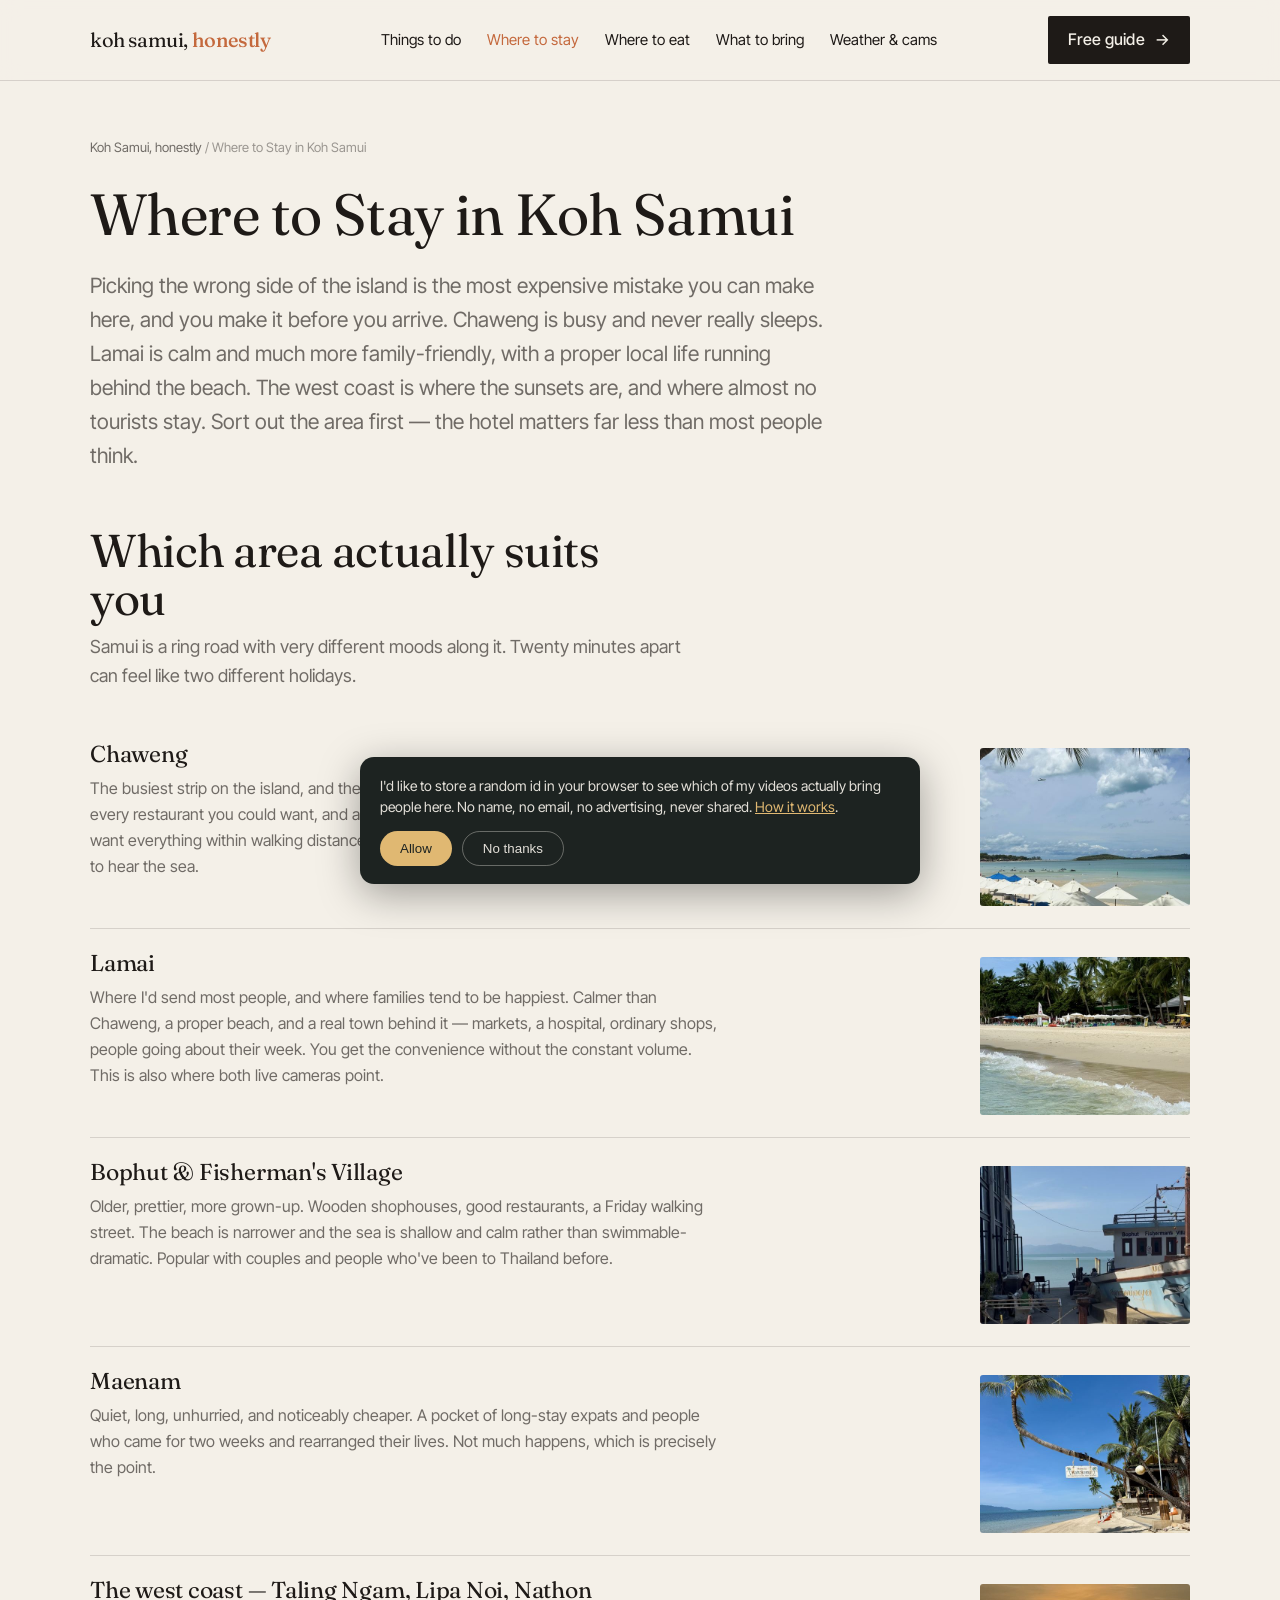
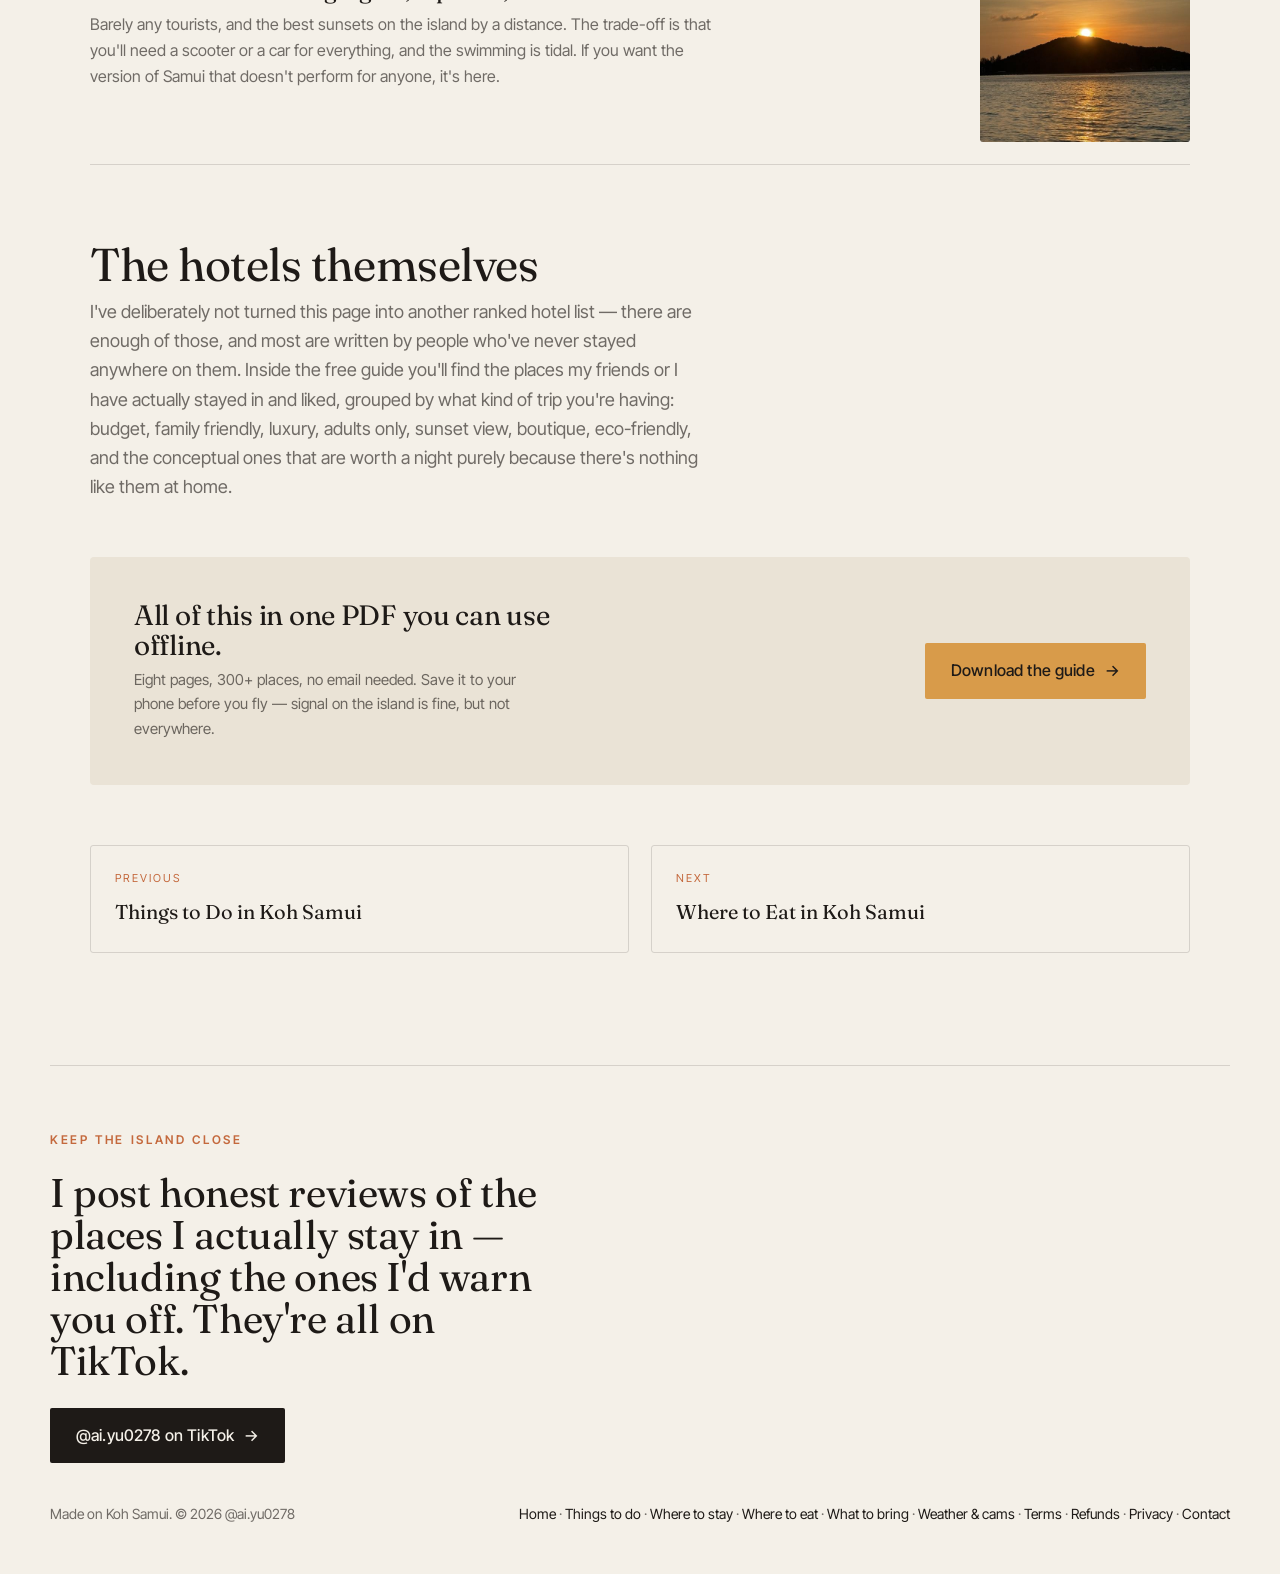
<file: where-to-stay.html>
<!DOCTYPE html>
<html lang="en">
<head>
<meta charset="UTF-8" />
<meta name="viewport" content="width=device-width, initial-scale=1.0" />
<title>Where to Stay in Koh Samui — hotels and areas, honestly compared</title>
<meta name="description" content="Where to stay in Koh Samui: Chaweng, Lamai, Bophut, Maenam and the west coast compared honestly by a local — which area suits families, couples, budget and first-timers." />
<link rel="canonical" href="https://samuihonestly.com/where-to-stay" />
<meta property="og:type" content="website" />
<meta property="og:title" content="Where to Stay in Koh Samui — hotels and areas, honestly compared" />
<meta property="og:description" content="Which area of Koh Samui to stay in — Chaweng, Lamai, Bophut, Maenam and the west coast, compared by someone who lives here." />
<meta property="og:image" content="https://samuihonestly.com/assets/hub-where-to-stay.jpg" />
<meta property="og:url" content="https://samuihonestly.com/where-to-stay" />
<meta property="og:locale" content="en_GB" />
<meta name="twitter:card" content="summary_large_image" />
<meta name="twitter:title" content="Where to Stay in Koh Samui — hotels and areas, honestly compared" />
<meta name="twitter:description" content="Which area of Koh Samui to stay in — compared by someone who lives here." />
<meta name="twitter:image" content="https://samuihonestly.com/assets/hub-where-to-stay.jpg" />
<link rel="icon" href="/favicon.ico" sizes="any" />
<link rel="apple-touch-icon" href="/apple-touch-icon.png" />
<meta name="theme-color" content="#F4F0E8" />
<link rel="preconnect" href="https://fonts.googleapis.com">
<link rel="preconnect" href="https://fonts.gstatic.com" crossorigin>
<link href="https://fonts.googleapis.com/css2?family=Fraunces:opsz,wght@9..144,300;9..144,400;9..144,500;9..144,600&family=Inter+Tight:wght@300;400;500;600&display=swap" rel="stylesheet">
<link rel="stylesheet" href="assets/style.css">
<script type="application/ld+json">{"@context": "https://schema.org", "@type": "Article", "headline": "Where to Stay in Koh Samui \u2014 hotels and areas, honestly compared", "description": "Which area of Koh Samui to stay in: Chaweng, Lamai, Bophut, Maenam and the west coast compared by someone who lives on the island.", "author": {"@type": "Person", "name": "Yu", "alternateName": "@ai.yu0278"}, "about": [{"@type": "Place", "name": "Chaweng"}, {"@type": "Place", "name": "Lamai"}, {"@type": "Place", "name": "Bophut"}, {"@type": "Place", "name": "Maenam"}, {"@type": "Place", "name": "Taling Ngam"}, {"@type": "Place", "name": "Lipa Noi"}, {"@type": "Place", "name": "Nathon"}], "inLanguage": "en-GB"}</script>
<script type="application/ld+json">{"@context": "https://schema.org", "@type": "BreadcrumbList", "itemListElement": [{"@type": "ListItem", "position": 1, "name": "Home", "item": "https://samuihonestly.com/"}, {"@type": "ListItem", "position": 2, "name": "Where to Stay in Koh Samui", "item": "https://samuihonestly.com/where-to-stay"}]}</script>
</head>
<body>

<nav class="nav"><div class="nav-in">
    <div class="logo"><a href="/">koh samui, <b>honestly</b></a></div>
    <div class="nav-links"><a href="/things-to-do">Things to do</a><a href="/where-to-stay" aria-current="page">Where to stay</a><a href="/where-to-eat">Where to eat</a><a href="/what-to-bring">What to bring</a><a href="/weather">Weather &amp; cams</a></div>
    <a href="/#get" class="btn btn-primary hide-sm" style="padding:11px 20px">Free guide <span class="arrow">&rarr;</span></a>
  </div></nav>
<main class="wrap">
<div class="page-head"><div class="crumb"><a href="/">Koh Samui, honestly</a> / Where to Stay in Koh Samui</div>
<h1>Where to Stay in Koh Samui</h1><p class="lede">Picking the wrong side of the island is the most expensive mistake you can make here, and you make it before you arrive. Chaweng is busy and never really sleeps. Lamai is calm and much more family-friendly, with a proper local life running behind the beach. The west coast is where the sunsets are, and where almost no tourists stay. Sort out the area first — the hotel matters far less than most people think.</p></div>
<section class="sec" style="border-top:none;padding-top:44px"><h2 class="big" style="margin-bottom:8px">Which area actually suits you</h2>
<p class="muted" style="max-width:62ch;margin-bottom:30px">Samui is a ring road with very different moods along it. Twenty minutes apart can feel like two different holidays.</p>
<div class="reveal"><div class="qa qa-img"><div class="qa-txt"><h3>Chaweng</h3><p>The busiest strip on the island, and the one most first-timers book. Long sandy beach, every restaurant you could want, and a nightlife that carries on until it doesn't. Good if you want everything within walking distance and don't mind noise. Less good if you came here to hear the sea.</p></div><img src="assets/sec-chaweng.jpg" alt="Chaweng beach, the busiest stretch on Koh Samui" loading="lazy" width="560" height="420"></div>
<div class="qa qa-img"><div class="qa-txt"><h3>Lamai</h3><p>Where I'd send most people, and where families tend to be happiest. Calmer than Chaweng, a proper beach, and a real town behind it — markets, a hospital, ordinary shops, people going about their week. You get the convenience without the constant volume. This is also where both live cameras point.</p></div><img src="assets/sec-lamai.jpg" alt="Lamai beach on Koh Samui, calmer and more family-friendly" loading="lazy" width="560" height="420"></div>
<div class="qa qa-img"><div class="qa-txt"><h3>Bophut &amp; Fisherman's Village</h3><p>Older, prettier, more grown-up. Wooden shophouses, good restaurants, a Friday walking street. The beach is narrower and the sea is shallow and calm rather than swimmable-dramatic. Popular with couples and people who've been to Thailand before.</p></div><img src="assets/sec-bophut.jpg" alt="Wooden shophouses in Fisherman's Village, Bophut, Koh Samui" loading="lazy" width="560" height="420"></div>
<div class="qa qa-img"><div class="qa-txt"><h3>Maenam</h3><p>Quiet, long, unhurried, and noticeably cheaper. A pocket of long-stay expats and people who came for two weeks and rearranged their lives. Not much happens, which is precisely the point.</p></div><img src="assets/sec-maenam.jpg" alt="The quiet stretch of Maenam beach on Koh Samui" loading="lazy" width="560" height="420"></div>
<div class="qa qa-img"><div class="qa-txt"><h3>The west coast — Taling Ngam, Lipa Noi, Nathon</h3><p>Barely any tourists, and the best sunsets on the island by a distance. The trade-off is that you'll need a scooter or a car for everything, and the swimming is tidal. If you want the version of Samui that doesn't perform for anyone, it's here.</p></div><img src="assets/sec-west-coast.jpg" alt="Sunset over the west coast of Koh Samui at Taling Ngam" loading="lazy" width="560" height="420"></div>
</div>
<h2 class="big" style="margin:76px 0 8px">The hotels themselves</h2>
<p class="muted" style="max-width:62ch">I've deliberately not turned this page into another ranked hotel list — there are enough of those, and most are written by people who've never stayed anywhere on them. Inside the free guide you'll find the places my friends or I have actually stayed in and liked, grouped by what kind of trip you're having: budget, family friendly, luxury, adults only, sunset view, boutique, eco-friendly, and the conceptual ones that are worth a night purely because there's nothing like them at home.</p>
<div class="pagecta reveal">
    <div>
      <h3>All of this in one PDF you can use offline.</h3>
      <p>Eight pages, 300+ places, no email needed. Save it to your phone before you fly — signal on the island is fine, but not everywhere.</p>
    </div>
    <a class="btn btn-ochre" href="/thanks">Download the guide <span class="arrow">&rarr;</span></a>
  </div>
<div class="nextprev reveal"><a class="npcard" href="/things-to-do"><small>Previous</small><span>Things to Do in Koh Samui</span></a><a class="npcard" href="/where-to-eat"><small>Next</small><span>Where to Eat in Koh Samui</span></a></div>
</section></main>
<footer class="wrap foot">
  <div class="reveal">
    <div class="eyebrow">Keep the island close</div>
    <h2>I post honest reviews of the places I actually stay in — including the ones I'd warn you off. They're all on TikTok.</h2>
    <a href="https://www.tiktok.com/@ai.yu0278" target="_blank" rel="noreferrer" class="btn btn-primary">@ai.yu0278 on TikTok <span class="arrow">&rarr;</span></a>
    <div class="foot-row">
      <span>Made on Koh Samui. &copy; 2026 @ai.yu0278</span>
      <span><a class="linkline" href="/">Home</a> &middot; <a class="linkline" href="/things-to-do">Things to do</a> &middot; <a class="linkline" href="/where-to-stay">Where to stay</a> &middot; <a class="linkline" href="/where-to-eat">Where to eat</a> &middot; <a class="linkline" href="/what-to-bring">What to bring</a> &middot; <a class="linkline" href="/weather">Weather &amp; cams</a> &middot; <a class="linkline" href="/terms">Terms</a> &middot; <a class="linkline" href="/refund-policy">Refunds</a> &middot; <a class="linkline" href="/privacy">Privacy</a> &middot; <a class="linkline" href="mailto:aiyu0278@gmail.com">Contact</a></span>
    </div>
  </div>
</footer>
<script>
var io=new IntersectionObserver(function(e){e.forEach(function(x){if(x.isIntersecting){x.target.classList.add('in');io.unobserve(x.target);}})},{threshold:.12});
document.querySelectorAll('.reveal').forEach(function(el){io.observe(el)});
</script>
<script defer src="/assets/track.js"></script>
</body>
</html>
</file>
<file: assets/style.css>
:root{
  --bone:#F4F0E8; --bone-2:#EAE3D6; --ink:#1E1A17;
  --ink-60:rgba(30,26,23,.62); --ink-40:rgba(30,26,23,.42);
  --terra:#C4693D; --ochre:#D89B4A; --palm:#4A5D42; --line:rgba(30,26,23,.14);
}
*{box-sizing:border-box;margin:0;padding:0}
html{scroll-behavior:smooth}
body{
  background:var(--bone); color:var(--ink);
  font-family:'Inter Tight',system-ui,sans-serif;
  font-size:18px; line-height:1.62; -webkit-font-smoothing:antialiased; overflow-x:hidden;
}
h1,h2,h3{font-family:'Fraunces',Georgia,serif;font-weight:400;line-height:1.05;letter-spacing:-.01em}
.wrap{max-width:1180px;margin:0 auto;padding:0 40px}
.grid{display:grid;grid-template-columns:repeat(12,1fr);gap:28px;align-items:center}
.eyebrow{font-size:12px;letter-spacing:.22em;text-transform:uppercase;color:var(--terra);font-weight:600;margin-bottom:22px}

/* nav */
.nav{position:sticky;top:0;z-index:50;background:rgba(244,240,232,.82);backdrop-filter:blur(10px);border-bottom:1px solid var(--line)}
.nav-in{max-width:1180px;margin:0 auto;padding:16px 40px;display:flex;align-items:center;justify-content:space-between}
.logo{font-family:'Fraunces',serif;font-size:20px;letter-spacing:-.02em}
.logo b{color:var(--terra);font-weight:500}

/* buttons */
.btn{display:inline-flex;align-items:center;gap:10px;font-family:'Inter Tight',sans-serif;font-weight:500;font-size:16px;letter-spacing:.01em;padding:15px 26px;border-radius:2px;border:none;cursor:pointer;text-decoration:none;transition:transform .35s cubic-bezier(.2,.7,.2,1),background .3s,color .3s}
.btn-primary{background:var(--ink);color:var(--bone)}
.btn-primary:hover{background:var(--terra);transform:translateY(-2px)}
.btn-ochre{background:var(--ochre);color:var(--ink)}
.btn-ochre:hover{background:var(--terra);color:var(--bone);transform:translateY(-2px)}
.arrow{display:inline-block;transition:transform .35s}
.btn:hover .arrow{transform:translateX(5px)}
.linkline{color:var(--ink);text-decoration:none;background-image:linear-gradient(var(--terra),var(--terra));background-size:0% 1px;background-repeat:no-repeat;background-position:0 100%;transition:background-size .4s;padding-bottom:2px}
.linkline:hover{background-size:100% 1px;color:var(--terra)}

/* reveal */
.reveal{opacity:0;transform:translateY(26px);transition:opacity .7s ease,transform .7s cubic-bezier(.2,.7,.2,1)}
.reveal.in{opacity:1;transform:none}
.d1{transition-delay:.08s}.d2{transition-delay:.16s}.d3{transition-delay:.24s}

/* sections */
.sec{padding:112px 0;border-top:1px solid var(--line)}
.sec-first{padding-top:70px;border-top:none}
.hero{padding:44px 0 80px}
.hero h1{font-size:clamp(34px,4.3vw,56px);max-width:18ch}
.hero .sub{font-size:clamp(17px,1.7vw,20px);color:var(--ink-60);max-width:38ch;margin:22px 0 30px}
.hero-media{position:relative;height:clamp(340px,44vh,460px);border-radius:3px;overflow:hidden;background:#7c5a3f}
.hero-media video,.hero-media img{position:absolute;inset:0;width:100%;height:100%;object-fit:cover;display:block}
.hero-media::after{content:'';position:absolute;inset:0;background:linear-gradient(to top,rgba(30,26,23,.5),transparent 45%);z-index:2;pointer-events:none}
.hero-media .cap{position:absolute;left:20px;bottom:18px;font-size:12px;letter-spacing:.14em;text-transform:uppercase;color:rgba(244,240,232,.9);z-index:3}
.grain{position:absolute;inset:0;opacity:.16;mix-blend-mode:overlay;background-image:url("data:image/svg+xml,%3Csvg xmlns='http://www.w3.org/2000/svg' width='140' height='140'%3E%3Cfilter id='n'%3E%3CfeTurbulence type='fractalNoise' baseFrequency='0.9' numOctaves='2'/%3E%3C/filter%3E%3Crect width='100%25' height='100%25' filter='url(%23n)'/%3E%3C/svg%3E")}
.imgblock{position:relative;height:100%;min-height:300px;border-radius:3px;overflow:hidden}
.imgblock img{position:absolute;inset:0;width:100%;height:100%;object-fit:cover;display:block}
.imgblock::after{content:'';position:absolute;inset:0;background:linear-gradient(to top,rgba(30,26,23,.42),transparent 40%);z-index:1;pointer-events:none}
.imgblock .cap{position:absolute;left:18px;bottom:16px;font-size:11px;letter-spacing:.14em;text-transform:uppercase;color:rgba(244,240,232,.92);z-index:2}
.tone-b{background:linear-gradient(150deg,#6f7d5f,#3f4a37)}
.big{font-size:clamp(30px,4.4vw,46px);max-width:20ch}
.lead{font-size:clamp(19px,2.3vw,24px);line-height:1.5;max-width:30ch}
.muted{color:var(--ink-60)}

/* stats */
.stat-row{display:flex;gap:48px;flex-wrap:wrap;margin-top:24px}
.stat b{font-family:'Fraunces',serif;font-size:40px;display:block;line-height:1}
.stat small{font-size:13px;letter-spacing:.06em;color:var(--ink-60)}

/* what you get */
.getlist{list-style:none;margin-top:8px}
.getlist li{display:flex;gap:16px;padding:20px 0;border-bottom:1px solid var(--line);font-size:19px}
.getlist li:first-child{border-top:1px solid var(--line)}
.getlist .n{font-family:'Fraunces',serif;color:var(--terra);font-size:17px;min-width:34px}

/* steps */
.steps{display:grid;grid-template-columns:repeat(3,1fr);gap:30px;margin-top:52px}
.step .k{font-family:'Fraunces',serif;font-size:52px;color:var(--terra);line-height:1}
.step h3{font-size:23px;margin:14px 0 8px}
.step p{color:var(--ink-60);font-size:16px}

/* capture / form */
.capture{background:var(--ink);color:var(--bone);border-radius:4px;padding:clamp(40px,6vw,72px);position:relative;overflow:hidden}
.capture .eyebrow{color:var(--ochre)}
.capture h2{color:var(--bone);font-size:clamp(30px,4.4vw,46px);max-width:16ch}
.capture p{color:rgba(244,240,232,.72);max-width:40ch;margin:20px 0 30px}
.form{display:flex;gap:12px;max-width:520px;flex-wrap:wrap}
.form input{flex:1;min-width:220px;background:transparent;border:1px solid rgba(244,240,232,.32);color:var(--bone);padding:15px 18px;font-family:'Inter Tight',sans-serif;font-size:16px;border-radius:2px;outline:none;transition:border-color .3s}
.form input::placeholder{color:rgba(244,240,232,.5)}
.form input:focus{border-color:var(--ochre)}
.err{color:#f0a878;font-size:14px;margin-top:12px;width:100%}
.form-ok{font-family:'Fraunces',serif;font-size:24px;color:var(--ochre);max-width:24ch}
.consent{font-size:13px;color:rgba(244,240,232,.5);margin-top:16px}


/* webcams */
.cams{display:grid;grid-template-columns:1fr 1fr;gap:22px;margin-top:38px}
.cam{position:relative;aspect-ratio:16/9;border-radius:3px;overflow:hidden;background:#3f4a37 center/cover no-repeat;cursor:pointer;border:none;padding:0;width:100%;display:block;text-decoration:none;transition:transform .35s cubic-bezier(.2,.7,.2,1)}
.cam::before{content:'';position:absolute;inset:0;background:linear-gradient(to top,rgba(30,26,23,.72),rgba(30,26,23,.28));transition:background .35s}
.cam:hover{transform:translateY(-3px)}
.cam:hover::before{background:linear-gradient(to top,rgba(30,26,23,.62),rgba(30,26,23,.18))}
.cam-face{position:absolute;inset:0;display:flex;flex-direction:column;align-items:center;justify-content:center;gap:14px;color:var(--bone);text-align:center;padding:20px;z-index:2}
.cam-play{width:58px;height:58px;border-radius:50%;background:rgba(244,240,232,.92);display:flex;align-items:center;justify-content:center;transition:background .3s}
.cam:hover .cam-play{background:var(--ochre)}
.cam-play svg{margin-left:3px}
.cam-name{font-family:'Fraunces',serif;font-size:20px;line-height:1.2}
.cam-sub{font-size:12px;letter-spacing:.14em;text-transform:uppercase;color:rgba(244,240,232,.72)}
.cam-live{position:absolute;top:14px;left:14px;display:flex;align-items:center;gap:7px;font-size:11px;letter-spacing:.14em;text-transform:uppercase;color:var(--bone);z-index:3}
.cam-out{position:absolute;top:14px;right:16px;font-size:11px;letter-spacing:.12em;text-transform:uppercase;color:rgba(244,240,232,.75);z-index:3}
.cam-dot{width:7px;height:7px;border-radius:50%;background:#e0533f;animation:pulse 2s infinite}
@keyframes pulse{0%,100%{opacity:1}50%{opacity:.35}}
.cam-note{font-size:13px;color:var(--ink-40);margin-top:18px;max-width:60ch}

/* footer */
.foot{border-top:1px solid var(--line);padding:64px 0 48px}
.foot h2{font-size:clamp(26px,3.6vw,40px);max-width:20ch;margin-bottom:26px}
.foot-row{display:flex;justify-content:space-between;align-items:flex-end;flex-wrap:wrap;gap:24px;margin-top:40px;color:var(--ink-60);font-size:14px}

/* responsive */
@media(max-width:860px){
  .wrap{padding:0 22px}
  .nav-in{padding:14px 22px}
  .grid{grid-template-columns:1fr;gap:30px}
  [style*="grid-column"]{grid-column:1 / -1 !important}
  .sec{padding:76px 0}
  .hero{padding:40px 0 64px}
  .hero-media{height:340px}
    .steps{grid-template-columns:1fr;gap:34px}
  .imgblock{min-height:240px}
  .hide-sm{display:none}
  .order-media{order:-1}
}
@media(max-width:480px){
  body{font-size:17px}
  .form input{min-width:100%}
  .form .btn{width:100%;justify-content:center}
}
@media(max-width:860px){ .imgblock[style]{height:520px !important} .cams{grid-template-columns:1fr} }
@media(prefers-reduced-motion:reduce){
  .reveal{opacity:1;transform:none;transition:none}
  html{scroll-behavior:auto}
}


/* ---- v2 additions ---- */
.nav-links{display:flex;gap:26px;align-items:center;font-size:15px}
.nav-links a{color:var(--ink);text-decoration:none;transition:color .3s}
.nav-links a:hover,.nav-links a[aria-current="page"]{color:var(--terra)}
.logo a{color:inherit;text-decoration:none}
.crumb{font-size:13px;color:var(--ink-40);margin-bottom:26px}
.crumb a{color:var(--ink-60);text-decoration:none}
.crumb a:hover{color:var(--terra)}
.page-head{padding:56px 0 10px}
.page-head h1{font-size:clamp(34px,4.6vw,58px);max-width:20ch}
.page-head .lede{font-size:clamp(18px,1.9vw,21px);color:var(--ink-60);max-width:62ch;margin-top:24px}
.cols{column-count:2;column-gap:44px;margin-top:10px}
@media(max-width:700px){.cols{column-count:1}}
.catgroup{break-inside:avoid;margin-bottom:34px}
.catgroup h3{font-family:'Inter Tight',sans-serif;font-size:12px;letter-spacing:.2em;text-transform:uppercase;color:var(--terra);font-weight:600;margin-bottom:12px}
.catgroup ul{list-style:none}
.catgroup li{padding:5px 0;border-bottom:1px solid var(--line);font-size:16px;color:var(--ink)}
.catgroup li:last-child{border-bottom:none}
.pagecta{background:var(--bone-2);border-radius:4px;padding:clamp(28px,4vw,44px);margin-top:56px;display:flex;gap:28px;align-items:center;flex-wrap:wrap;justify-content:space-between}
.pagecta h3{font-family:'Fraunces',serif;font-size:clamp(21px,2.6vw,28px);max-width:24ch;font-weight:400}
.pagecta p{color:var(--ink-60);font-size:15px;margin-top:8px;max-width:46ch}
.nextprev{display:grid;grid-template-columns:1fr 1fr;gap:22px;margin-top:60px}
@media(max-width:700px){.nextprev{grid-template-columns:1fr}}
.npcard{border:1px solid var(--line);border-radius:3px;padding:24px;text-decoration:none;color:var(--ink);transition:border-color .3s,transform .35s cubic-bezier(.2,.7,.2,1)}
.npcard:hover{border-color:var(--terra);transform:translateY(-2px)}
.npcard small{display:block;font-size:11px;letter-spacing:.18em;text-transform:uppercase;color:var(--terra);margin-bottom:8px}
.npcard span{font-family:'Fraunces',serif;font-size:20px}
.hubgrid{display:grid;grid-template-columns:repeat(4,1fr);gap:22px;margin-top:44px}
@media(max-width:900px){.hubgrid{grid-template-columns:repeat(2,1fr)}}
@media(max-width:520px){.hubgrid{grid-template-columns:1fr}}
.hubcard{position:relative;aspect-ratio:3/4;border-radius:3px;overflow:hidden;background:#3f4a37 center/cover no-repeat;text-decoration:none;display:block;transition:transform .35s cubic-bezier(.2,.7,.2,1)}
.hubcard::before{content:'';position:absolute;inset:0;background:linear-gradient(to top,rgba(30,26,23,.86),rgba(30,26,23,.15));transition:background .35s}
.hubcard:hover{transform:translateY(-3px)}
.hubcard:hover::before{background:linear-gradient(to top,rgba(30,26,23,.78),rgba(30,26,23,.05))}
.hubcard-t{position:absolute;left:20px;right:20px;bottom:18px;z-index:2;color:var(--bone)}
.hubcard-t b{display:block;font-family:'Fraunces',serif;font-size:22px;font-weight:400;line-height:1.15}
.hubcard-t small{font-size:11px;letter-spacing:.16em;text-transform:uppercase;color:rgba(244,240,232,.72);display:block;margin-top:7px}
.wtable{width:100%;border-collapse:collapse;font-size:16px}
.wtable th{text-align:left;font-size:11px;letter-spacing:.18em;text-transform:uppercase;color:var(--terra);font-weight:600;padding:0 14px 12px 0;border-bottom:1px solid var(--line)}
.wtable td{padding:13px 14px 13px 0;border-bottom:1px solid var(--line);vertical-align:top}
.wtable td:first-child{white-space:nowrap;width:120px}
.qa{border-bottom:1px solid var(--line);padding:22px 0}
.qa h3{font-family:'Fraunces',serif;font-size:clamp(19px,2.2vw,23px);font-weight:400;margin-bottom:10px}
.qa p{color:var(--ink-60);max-width:70ch;font-size:16px}
@media(max-width:600px){.wtable td:first-child{width:auto}.wtable,.wtable td{font-size:15px}}
.hubcard img{position:absolute;inset:0;width:100%;height:100%;object-fit:cover;display:block}
.hubcard::before{z-index:1}
.qa-img{display:flex;gap:32px;align-items:flex-start}
.qa-img .qa-txt{flex:1;min-width:0}
.qa-img>img{width:210px;flex:0 0 210px;height:158px;object-fit:cover;border-radius:3px;display:block;margin-top:6px}
@media(max-width:760px){
  .qa-img{flex-direction:column;gap:16px}
  .qa-img>img{width:100%;flex:none;height:200px;order:-1;margin-top:0}
}

/* ---- mobile refinements ---- */
@media(max-width:860px){
  /* header: logo on one line, nav links smaller and scrollable instead of wrapping */
  .nav-in{flex-wrap:wrap;gap:8px 14px;padding:12px 22px}
  .logo{font-size:19px;white-space:nowrap;flex:0 0 auto}
  .nav-links{
    order:3;width:100%;font-size:13px;gap:18px;
    overflow-x:auto;white-space:nowrap;
    scrollbar-width:none;-webkit-overflow-scrolling:touch;
  }
  .nav-links::-webkit-scrollbar{display:none}
  .nav-links a{white-space:nowrap;flex:0 0 auto}

  /* hero: stop the headline running into the right edge */
  .hero h1{font-size:clamp(28px,7.6vw,38px);max-width:100%;padding-right:8px}
  .hero .sub{max-width:100%;padding-right:8px}
  .page-head h1{max-width:100%;padding-right:8px}
  .page-head .lede{max-width:100%;padding-right:8px}
  .big{max-width:100%;padding-right:8px}
  .lead{max-width:100% !important;padding-right:8px}
}

/* links and follow-on blocks inside the dark .capture panel */
.capture .linkline{color:var(--bone);background-image:linear-gradient(var(--ochre),var(--ochre));background-size:100% 1px}
.capture .linkline:hover{color:var(--ochre)}
.capture-split{margin-top:52px;padding-top:40px;border-top:1px solid rgba(244,240,232,.18)}

/* long-form legal / text pages */
.legal{max-width:66ch}
.legal h1{margin-bottom:26px}
.legal .lead{max-width:60ch;margin-bottom:46px;line-height:1.55}
.legal h2{font-size:clamp(21px,2.3vw,27px);line-height:1.2;margin:54px 0 16px}
.legal p{color:var(--ink-60);font-size:17px;line-height:1.78;margin:0 0 22px;max-width:66ch}
.legal ul{margin:0 0 26px;padding-left:22px}
.legal li{color:var(--ink-60);font-size:17px;line-height:1.78;margin-bottom:12px}
.legal li b{color:var(--ink)}

/* EmailOctopus embedded form inside the dark .capture panel */
.eo-form{margin-top:26px;max-width:34rem}
.eo-form iframe{width:100%!important;border:0}
.eo-form input[type=email],.eo-form input[type=text]{width:100%;padding:15px 16px;font:inherit;font-size:16px;color:var(--ink);background:var(--bone);border:1px solid rgba(244,240,232,.25);border-radius:3px}
.eo-form button,.eo-form input[type=submit]{margin-top:12px;padding:14px 26px;font:inherit;font-weight:500;font-size:16px;color:var(--ink);background:var(--ochre);border:0;border-radius:3px;cursor:pointer;transition:transform .25s}
.eo-form button:hover,.eo-form input[type=submit]:hover{transform:translateY(-1px)}
.eo-form label,.eo-form p,.eo-form div{color:rgba(244,240,232,.72)}
.eo-form a{color:var(--bone)}

/* force the EmailOctopus embed to match the dark panel */
.eo-form *{font-family:'Inter Tight',system-ui,sans-serif!important}
.eo-form input[type=email],.eo-form input[type=text]{background:var(--bone)!important;color:var(--ink)!important;border:1px solid rgba(244,240,232,.3)!important;border-radius:3px!important;padding:15px 16px!important;font-size:16px!important}
.eo-form input::placeholder{color:rgba(30,26,23,.45)!important}
.eo-form button,.eo-form input[type=submit],.eo-form [type=submit]{background:var(--ochre)!important;color:var(--ink)!important;border:0!important;border-radius:3px!important;padding:15px 26px!important;font-size:16px!important;font-weight:500!important;cursor:pointer!important}
.eo-form label,.eo-form span,.eo-form p,.eo-form small,.eo-form div{color:rgba(244,240,232,.78)!important}
.eo-form a{color:var(--bone)!important;text-decoration:underline!important}
.eo-form input[type=checkbox]{accent-color:var(--ochre);width:16px;height:16px;margin-right:8px}

/* catch-all: any text the embed renders (incl. the post-subscribe success message) */
.eo-form *{color:rgba(244,240,232,.85)!important}
.eo-form input[type=email],.eo-form input[type=text]{color:var(--ink)!important}
.eo-form button,.eo-form input[type=submit],.eo-form [type=submit]{color:var(--ink)!important}

/* success / error text the embed injects, wherever it lands inside the dark panel */
.capture [class*="success"],.capture [class*="Success"],
.capture [class*="message"],.capture [class*="Message"],
.capture [class*="octopus"],.capture [class*="Octopus"]{color:rgba(244,240,232,.85)!important}
.capture form *{color:rgba(244,240,232,.85)!important}
.capture form input[type=email],.capture form input[type=text]{color:var(--ink)!important}
.capture form button,.capture form [type=submit]{color:var(--ink)!important}


/* ============================================================
   SALES PAGES  (/4-day-guide, /area-guide, /when-to-come)
   ============================================================ */

/* --- hero: cover mockup + promise + price --- */
.sp-hero{display:grid;grid-template-columns:minmax(0,340px) 1fr;gap:clamp(32px,5vw,64px);align-items:center;padding:52px 0 8px}
@media(max-width:820px){.sp-hero{grid-template-columns:1fr;gap:34px}}
.sp-cover{position:relative;border-radius:3px;overflow:hidden;box-shadow:0 26px 60px -26px rgba(30,26,23,.55),0 2px 0 rgba(30,26,23,.08);transform:rotate(-1.4deg);transition:transform .5s cubic-bezier(.2,.7,.2,1)}
.sp-cover:hover{transform:rotate(0) translateY(-4px)}
.sp-cover img{display:block;width:100%;height:auto}
@media(max-width:820px){.sp-cover{max-width:280px;transform:none}}
.sp-hero h1{font-size:clamp(32px,4.4vw,52px);max-width:16ch;margin-top:14px}
.sp-promise{font-size:clamp(18px,1.9vw,21px);color:var(--ink-60);max-width:52ch;margin-top:20px}
.sp-price{display:flex;align-items:baseline;gap:14px;margin:30px 0 22px;flex-wrap:wrap}
.sp-price b{font-family:'Fraunces',serif;font-size:clamp(34px,4.6vw,46px);font-weight:400;line-height:1}
.sp-price small{font-size:14px;letter-spacing:.06em;color:var(--ink-40)}
.sp-buyrow{display:flex;gap:16px;align-items:center;flex-wrap:wrap}
.sp-meta{display:flex;gap:26px;flex-wrap:wrap;margin-top:26px;font-size:14px;color:var(--ink-40)}
.sp-meta span{display:inline-flex;align-items:center;gap:8px}
.sp-meta i{width:5px;height:5px;border-radius:50%;background:var(--ochre);font-style:normal}

/* --- what's inside: bullet + real page screenshot --- */
.sp-inside{display:grid;grid-template-columns:1fr 1fr;gap:clamp(28px,4vw,52px);margin-top:44px;align-items:start}
@media(max-width:820px){.sp-inside{grid-template-columns:1fr}}
.sp-bullets{list-style:none}
.sp-bullets li{padding:22px 0;border-bottom:1px solid var(--line)}
.sp-bullets li:first-child{border-top:1px solid var(--line)}
.sp-bullets b{display:block;font-family:'Fraunces',serif;font-size:21px;font-weight:400;margin-bottom:7px}
.sp-bullets p{color:var(--ink-60);font-size:16px;max-width:46ch}
.sp-shots{display:grid;gap:18px;position:sticky;top:96px}
@media(max-width:820px){.sp-shots{position:static;grid-template-columns:repeat(3,1fr)}}
.sp-shot{border:1px solid var(--line);border-radius:3px;overflow:hidden;background:#fff;transition:transform .35s cubic-bezier(.2,.7,.2,1),border-color .3s}
.sp-shot:hover{transform:translateY(-3px);border-color:var(--terra)}
.sp-shot img{display:block;width:100%;height:260px;object-fit:cover;object-position:top center}
@media(max-width:820px){.sp-shot img{height:190px}}

/* --- free sample strip --- */
.sp-sample{background:var(--bone-2);border-radius:4px;padding:clamp(28px,4vw,48px);margin-top:56px;display:flex;gap:30px;align-items:center;flex-wrap:wrap;justify-content:space-between}
.sp-sample h3{font-family:'Fraunces',serif;font-size:clamp(21px,2.6vw,28px);font-weight:400;max-width:24ch}
.sp-sample p{color:var(--ink-60);font-size:15px;margin-top:8px;max-width:48ch}

/* --- who it's not for --- */
.sp-not{border-left:2px solid var(--terra);padding-left:26px;max-width:62ch;margin-top:34px}
.sp-not ul{list-style:none}
.sp-not li{color:var(--ink-60);font-size:17px;padding:10px 0;border-bottom:1px solid var(--line)}
.sp-not li:last-child{border-bottom:none}
.sp-not li::before{content:'—';color:var(--terra);margin-right:12px}

/* --- FAQ --- */
.sp-faq{margin-top:34px;max-width:70ch}
.sp-faq details{border-bottom:1px solid var(--line)}
.sp-faq summary{cursor:pointer;list-style:none;padding:20px 0;font-family:'Fraunces',serif;font-size:19px;display:flex;justify-content:space-between;gap:20px;align-items:center;transition:color .3s}
.sp-faq summary::-webkit-details-marker{display:none}
.sp-faq summary:hover{color:var(--terra)}
.sp-faq summary::after{content:'+';color:var(--terra);font-family:'Inter Tight',sans-serif;font-size:22px;line-height:1;flex:0 0 auto}
.sp-faq details[open] summary::after{content:'\2013'}
.sp-faq p{color:var(--ink-60);font-size:16px;padding:0 0 22px;max-width:62ch}

/* --- credibility line --- */
.sp-cred{margin-top:60px;padding:clamp(28px,4vw,44px);border:1px solid var(--line);border-radius:4px;display:flex;gap:28px;align-items:center;flex-wrap:wrap}
.sp-cred img{width:104px;height:104px;object-fit:cover;border-radius:50%;flex:0 0 auto}
.sp-cred p{color:var(--ink-60);font-size:17px;max-width:56ch}
.sp-cred b{color:var(--ink);font-weight:500}

/* --- cross-sell to the other two products --- */
.sp-cross{display:grid;grid-template-columns:1fr 1fr;gap:22px;margin-top:60px}
@media(max-width:700px){.sp-cross{grid-template-columns:1fr}}
.sp-crosscard{border:1px solid var(--line);border-radius:3px;padding:24px;text-decoration:none;color:var(--ink);display:flex;gap:20px;align-items:center;transition:border-color .3s,transform .35s cubic-bezier(.2,.7,.2,1)}
.sp-crosscard:hover{border-color:var(--terra);transform:translateY(-2px)}
.sp-crosscard img{width:64px;height:auto;border-radius:2px;flex:0 0 auto;box-shadow:0 8px 18px -8px rgba(30,26,23,.5)}
.sp-crosscard small{display:block;font-size:11px;letter-spacing:.18em;text-transform:uppercase;color:var(--terra);margin-bottom:6px}
.sp-crosscard span{font-family:'Fraunces',serif;font-size:19px;display:block;line-height:1.2}
.sp-crosscard em{font-style:normal;font-size:14px;color:var(--ink-40);display:block;margin-top:6px}

/* --- sticky buy bar on mobile --- */
.sp-sticky{position:fixed;left:0;right:0;bottom:0;z-index:60;background:rgba(30,26,23,.96);backdrop-filter:blur(8px);padding:12px 22px;display:none;align-items:center;justify-content:space-between;gap:16px}
.sp-sticky b{font-family:'Fraunces',serif;color:var(--bone);font-size:18px;font-weight:400}
.sp-sticky .btn{padding:12px 20px;font-size:15px}
@media(max-width:820px){.sp-sticky{display:flex}body{padding-bottom:72px}}

/* ============================================================
   GUIDES HUB  (/guides)
   ============================================================ */
.gh-bundle{display:grid;grid-template-columns:minmax(0,1fr) minmax(0,1fr);gap:clamp(30px,5vw,60px);align-items:center}
@media(max-width:860px){.gh-bundle{grid-template-columns:1fr}}
.gh-fan{position:relative;display:flex;justify-content:center;align-items:flex-end;min-height:300px}
.gh-fan img{width:40%;max-width:190px;border-radius:3px;box-shadow:0 22px 50px -20px rgba(0,0,0,.65);display:block}
.gh-fan img:nth-child(1){transform:rotate(-9deg) translateX(34%);z-index:1}
.gh-fan img:nth-child(2){transform:translateY(-14px);z-index:3;position:relative}
.gh-fan img:nth-child(3){transform:rotate(9deg) translateX(-34%);z-index:2}
.gh-save{display:inline-block;background:var(--ochre);color:var(--ink);font-size:12px;letter-spacing:.16em;text-transform:uppercase;font-weight:600;padding:6px 12px;border-radius:2px;margin-bottom:18px}
.gh-strike{color:rgba(244,240,232,.45);text-decoration:line-through;font-family:'Fraunces',serif;font-size:26px;margin-left:12px}

.gh-grid{display:grid;grid-template-columns:repeat(3,1fr);gap:26px;margin-top:44px}
@media(max-width:900px){.gh-grid{grid-template-columns:1fr;gap:22px}}
.gh-card{border:1px solid var(--line);border-radius:4px;padding:26px;text-decoration:none;color:var(--ink);display:flex;flex-direction:column;transition:border-color .3s,transform .35s cubic-bezier(.2,.7,.2,1)}
.gh-card:hover{border-color:var(--terra);transform:translateY(-3px)}
.gh-card>img{width:100%;max-width:150px;height:auto;border-radius:3px;box-shadow:0 14px 30px -14px rgba(30,26,23,.55);margin-bottom:22px}
.gh-card h3{font-family:'Fraunces',serif;font-size:23px;font-weight:400;line-height:1.15}
.gh-card p{color:var(--ink-60);font-size:15px;margin-top:10px;flex:1}
.gh-card .gh-foot{display:flex;align-items:baseline;justify-content:space-between;gap:14px;margin-top:22px;padding-top:16px;border-top:1px solid var(--line)}
.gh-card b{font-family:'Fraunces',serif;font-size:26px;font-weight:400}
.gh-card em{font-style:normal;font-size:14px;color:var(--terra)}
.gh-card small{display:block;font-size:11px;letter-spacing:.18em;text-transform:uppercase;color:var(--ink-40);margin-top:8px}

/* ---- v3 additions: guides & checkout ---- */
.guidegrid{display:grid;grid-template-columns:repeat(3,1fr);gap:22px;margin-top:44px}
@media(max-width:900px){.guidegrid{grid-template-columns:1fr}}
.guidecard{background:var(--bone-2);border-radius:4px;padding:30px 28px 28px;display:flex;flex-direction:column;transition:transform .35s cubic-bezier(.2,.7,.2,1)}
.guidecard:hover{transform:translateY(-3px)}
.guidecard h3{font-family:'Fraunces',serif;font-size:24px;font-weight:400;line-height:1.15;margin-bottom:12px}
.guidecard h3 a{color:inherit;text-decoration:none}
.guidecard h3 a:hover{color:var(--terra)}
.guidecard p{color:var(--ink-60);font-size:15px;line-height:1.65;margin-bottom:22px;flex:1}
.guidecard .amount{font-family:'Fraunces',serif;font-size:28px;display:block;margin-bottom:18px;line-height:1}
.pricenote{font-size:13px;color:var(--ink-40);margin-top:12px}
.capture .amount{font-family:'Fraunces',serif;font-size:38px;color:var(--bone);display:block;margin-bottom:8px;line-height:1}
.capture .pricenote{color:rgba(244,240,232,.55)}
.buyrow{display:flex;gap:18px;align-items:center;flex-wrap:wrap}
.paddle-buy[disabled]{opacity:.55;cursor:progress}
.whatsin{margin:0 0 30px;padding:0;list-style:none}
.whatsin li{color:var(--ink-60);font-size:17px;line-height:1.7;padding:12px 0 12px 26px;border-bottom:1px solid var(--line);position:relative}
.whatsin li::before{content:'';position:absolute;left:2px;top:22px;width:8px;height:8px;background:var(--ochre);border-radius:50%}
.notforyou{background:var(--bone-2);border-radius:4px;padding:26px 28px;margin:36px 0}
.notforyou b{display:block;font-family:'Fraunces',serif;font-size:19px;font-weight:400;margin-bottom:8px}
.notforyou p{color:var(--ink-60);font-size:16px;line-height:1.7;margin:0}
/* buy buttons are <button>, so give them the anchor's own box */
button.btn{font-family:'Inter Tight',sans-serif;line-height:1.2}

/* ---- VAT state: fallback prices exclude tax, Paddle-loaded prices include it ---- */
.vatnote{font-size:13px;color:var(--ink-40);white-space:nowrap;font-weight:400;font-family:'Inter Tight',sans-serif;letter-spacing:.02em;text-transform:none}
.sp-price .vatnote{margin-left:2px}
.gh-foot .vatnote{font-size:12px;margin-left:6px;text-transform:none;letter-spacing:.02em;color:var(--ink-40)}
.capture .vatnote{color:rgba(244,240,232,.55)}
.sp-sticky .vatnote{color:rgba(244,240,232,.6);font-size:12px;margin-left:6px}
.vat-in,.px-in{display:none}
html.paddle-priced .vat-ex,html.paddle-priced .px-ex{display:none}
html.paddle-priced .vat-in,html.paddle-priced .px-in{display:inline}
</file>
